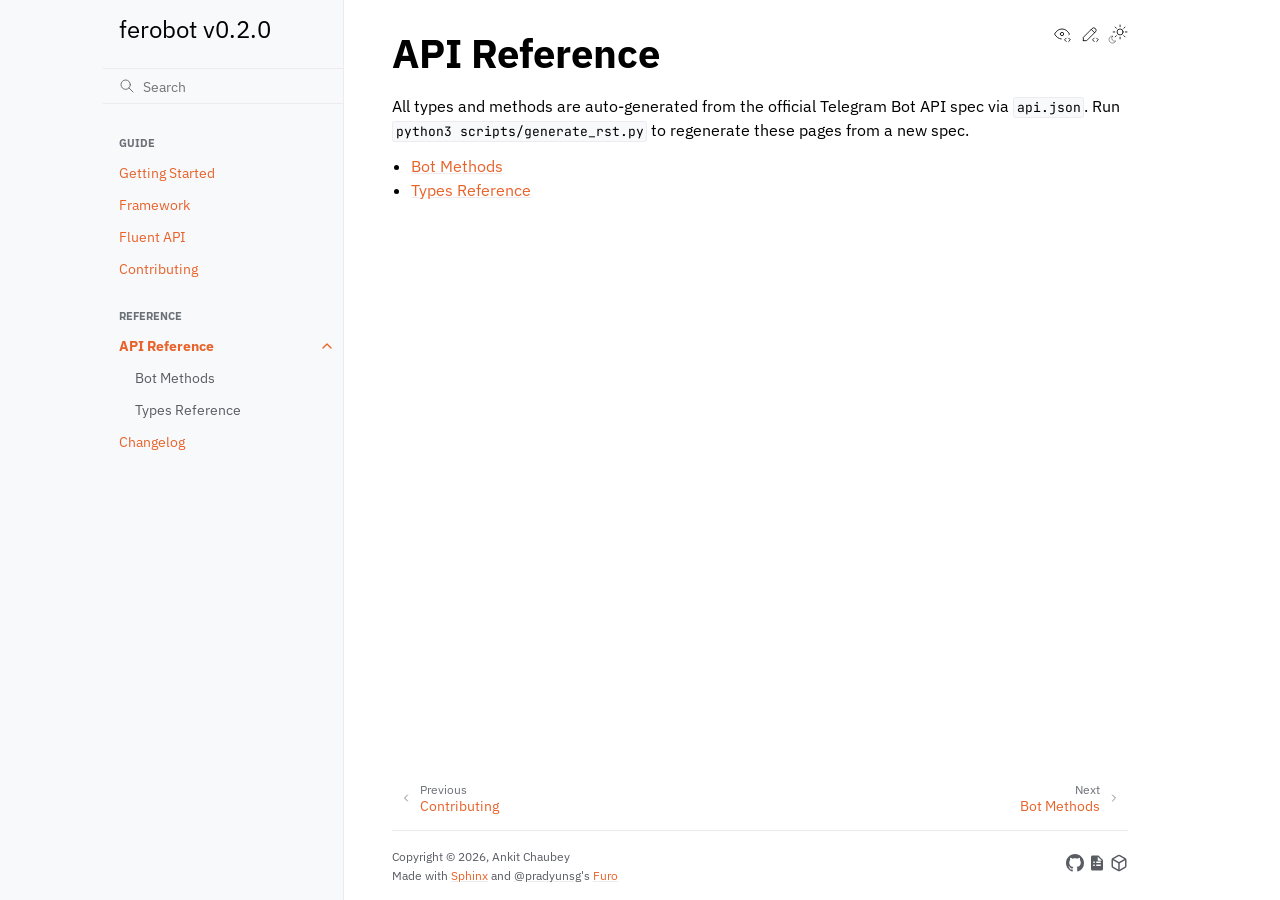
<file: reference/index.html>
<!doctype html>
<html class="no-js" lang="en" data-content_root="../">
  <head><meta charset="utf-8">
    <meta name="viewport" content="width=device-width,initial-scale=1">
    <meta name="color-scheme" content="light dark"><meta name="viewport" content="width=device-width, initial-scale=1" />
<link rel="index" title="Index" href="../genindex.html"><link rel="search" title="Search" href="../search.html"><link rel="next" title="Bot Methods" href="methods.html"><link rel="prev" title="Contributing" href="../contributing.html">

    <!-- Generated with Sphinx 9.0.4 and Furo 2025.12.19 -->
        <title>API Reference - ferobot v0.2.0</title>
      <link rel="stylesheet" type="text/css" href="../_static/pygments.css?v=d111a655" />
    <link rel="stylesheet" type="text/css" href="../_static/styles/furo.css?v=7bdb33bb" />
    <link rel="stylesheet" type="text/css" href="../_static/copybutton.css?v=76b2166b" />
    <link rel="stylesheet" type="text/css" href="../_static/styles/furo-extensions.css?v=8dab3a3b" />
    <link rel="stylesheet" type="text/css" href="https://fonts.googleapis.com/css2?family=IBM+Plex+Sans:wght@400;500;600;700&family=JetBrains+Mono:wght@400;500&display=swap" />
    
    


<style>
  body {
    --color-code-background: #f2f2f2;
  --color-code-foreground: #1e1e1e;
  --color-brand-primary: #e8622a;
  --color-brand-content: #e8622a;
  --color-admonition-title: #e8622a;
  --font-stack: 'IBM Plex Sans', sans-serif;
  --font-stack--monospace: 'JetBrains Mono', monospace;
  
  }
  @media not print {
    body[data-theme="dark"] {
      --color-code-background: #202020;
  --color-code-foreground: #d0d0d0;
  --color-brand-primary: #f07a46;
  --color-brand-content: #f07a46;
  --color-admonition-title: #f07a46;
  --font-stack: 'IBM Plex Sans', sans-serif;
  --font-stack--monospace: 'JetBrains Mono', monospace;
  
    }
    @media (prefers-color-scheme: dark) {
      body:not([data-theme="light"]) {
        --color-code-background: #202020;
  --color-code-foreground: #d0d0d0;
  --color-brand-primary: #f07a46;
  --color-brand-content: #f07a46;
  --color-admonition-title: #f07a46;
  --font-stack: 'IBM Plex Sans', sans-serif;
  --font-stack--monospace: 'JetBrains Mono', monospace;
  
      }
    }
  }
</style></head>
  <body>
    
    <script>
      document.body.dataset.theme = localStorage.getItem("theme") || "auto";
    </script>
    

<svg xmlns="http://www.w3.org/2000/svg" style="display: none;">
  <symbol id="svg-toc" viewBox="0 0 24 24">
    <title>Contents</title>
    <svg stroke="currentColor" fill="currentColor" stroke-width="0" viewBox="0 0 1024 1024">
      <path d="M408 442h480c4.4 0 8-3.6 8-8v-56c0-4.4-3.6-8-8-8H408c-4.4 0-8 3.6-8 8v56c0 4.4 3.6 8 8 8zm-8 204c0 4.4 3.6 8 8 8h480c4.4 0 8-3.6 8-8v-56c0-4.4-3.6-8-8-8H408c-4.4 0-8 3.6-8 8v56zm504-486H120c-4.4 0-8 3.6-8 8v56c0 4.4 3.6 8 8 8h784c4.4 0 8-3.6 8-8v-56c0-4.4-3.6-8-8-8zm0 632H120c-4.4 0-8 3.6-8 8v56c0 4.4 3.6 8 8 8h784c4.4 0 8-3.6 8-8v-56c0-4.4-3.6-8-8-8zM115.4 518.9L271.7 642c5.8 4.6 14.4.5 14.4-6.9V388.9c0-7.4-8.5-11.5-14.4-6.9L115.4 505.1a8.74 8.74 0 0 0 0 13.8z"/>
    </svg>
  </symbol>
  <symbol id="svg-menu" viewBox="0 0 24 24">
    <title>Menu</title>
    <svg xmlns="http://www.w3.org/2000/svg" viewBox="0 0 24 24" fill="none" stroke="currentColor"
      stroke-width="2" stroke-linecap="round" stroke-linejoin="round" class="feather-menu">
      <line x1="3" y1="12" x2="21" y2="12"></line>
      <line x1="3" y1="6" x2="21" y2="6"></line>
      <line x1="3" y1="18" x2="21" y2="18"></line>
    </svg>
  </symbol>
  <symbol id="svg-arrow-right" viewBox="0 0 24 24">
    <title>Expand</title>
    <svg xmlns="http://www.w3.org/2000/svg" viewBox="0 0 24 24" fill="none" stroke="currentColor"
      stroke-width="2" stroke-linecap="round" stroke-linejoin="round" class="feather-chevron-right">
      <polyline points="9 18 15 12 9 6"></polyline>
    </svg>
  </symbol>
  <symbol id="svg-sun" viewBox="0 0 24 24">
    <title>Light mode</title>
    <svg xmlns="http://www.w3.org/2000/svg" viewBox="0 0 24 24" fill="none" stroke="currentColor"
      stroke-width="1" stroke-linecap="round" stroke-linejoin="round" class="feather-sun">
      <circle cx="12" cy="12" r="5"></circle>
      <line x1="12" y1="1" x2="12" y2="3"></line>
      <line x1="12" y1="21" x2="12" y2="23"></line>
      <line x1="4.22" y1="4.22" x2="5.64" y2="5.64"></line>
      <line x1="18.36" y1="18.36" x2="19.78" y2="19.78"></line>
      <line x1="1" y1="12" x2="3" y2="12"></line>
      <line x1="21" y1="12" x2="23" y2="12"></line>
      <line x1="4.22" y1="19.78" x2="5.64" y2="18.36"></line>
      <line x1="18.36" y1="5.64" x2="19.78" y2="4.22"></line>
    </svg>
  </symbol>
  <symbol id="svg-moon" viewBox="0 0 24 24">
    <title>Dark mode</title>
    <svg xmlns="http://www.w3.org/2000/svg" viewBox="0 0 24 24" fill="none" stroke="currentColor"
      stroke-width="1" stroke-linecap="round" stroke-linejoin="round" class="icon-tabler-moon">
      <path stroke="none" d="M0 0h24v24H0z" fill="none" />
      <path d="M12 3c.132 0 .263 0 .393 0a7.5 7.5 0 0 0 7.92 12.446a9 9 0 1 1 -8.313 -12.454z" />
    </svg>
  </symbol>
  <symbol id="svg-sun-with-moon" viewBox="0 0 24 24">
    <title>Auto light/dark, in light mode</title>
    <svg xmlns="http://www.w3.org/2000/svg" viewBox="0 0 24 24" fill="none" stroke="currentColor"
      stroke-width="1" stroke-linecap="round" stroke-linejoin="round"
      class="icon-custom-derived-from-feather-sun-and-tabler-moon">
      <path style="opacity: 50%" d="M 5.411 14.504 C 5.471 14.504 5.532 14.504 5.591 14.504 C 3.639 16.319 4.383 19.569 6.931 20.352 C 7.693 20.586 8.512 20.551 9.25 20.252 C 8.023 23.207 4.056 23.725 2.11 21.184 C 0.166 18.642 1.702 14.949 4.874 14.536 C 5.051 14.512 5.231 14.5 5.411 14.5 L 5.411 14.504 Z"/>
      <line x1="14.5" y1="3.25" x2="14.5" y2="1.25"/>
      <line x1="14.5" y1="15.85" x2="14.5" y2="17.85"/>
      <line x1="10.044" y1="5.094" x2="8.63" y2="3.68"/>
      <line x1="19" y1="14.05" x2="20.414" y2="15.464"/>
      <line x1="8.2" y1="9.55" x2="6.2" y2="9.55"/>
      <line x1="20.8" y1="9.55" x2="22.8" y2="9.55"/>
      <line x1="10.044" y1="14.006" x2="8.63" y2="15.42"/>
      <line x1="19" y1="5.05" x2="20.414" y2="3.636"/>
      <circle cx="14.5" cy="9.55" r="3.6"/>
    </svg>
  </symbol>
  <symbol id="svg-moon-with-sun" viewBox="0 0 24 24">
    <title>Auto light/dark, in dark mode</title>
    <svg xmlns="http://www.w3.org/2000/svg" viewBox="0 0 24 24" fill="none" stroke="currentColor"
      stroke-width="1" stroke-linecap="round" stroke-linejoin="round"
      class="icon-custom-derived-from-feather-sun-and-tabler-moon">
      <path d="M 8.282 7.007 C 8.385 7.007 8.494 7.007 8.595 7.007 C 5.18 10.184 6.481 15.869 10.942 17.24 C 12.275 17.648 13.706 17.589 15 17.066 C 12.851 22.236 5.91 23.143 2.505 18.696 C -0.897 14.249 1.791 7.786 7.342 7.063 C 7.652 7.021 7.965 7 8.282 7 L 8.282 7.007 Z"/>
      <line style="opacity: 50%" x1="18" y1="3.705" x2="18" y2="2.5"/>
      <line style="opacity: 50%" x1="18" y1="11.295" x2="18" y2="12.5"/>
      <line style="opacity: 50%" x1="15.316" y1="4.816" x2="14.464" y2="3.964"/>
      <line style="opacity: 50%" x1="20.711" y1="10.212" x2="21.563" y2="11.063"/>
      <line style="opacity: 50%" x1="14.205" y1="7.5" x2="13.001" y2="7.5"/>
      <line style="opacity: 50%" x1="21.795" y1="7.5" x2="23" y2="7.5"/>
      <line style="opacity: 50%" x1="15.316" y1="10.184" x2="14.464" y2="11.036"/>
      <line style="opacity: 50%" x1="20.711" y1="4.789" x2="21.563" y2="3.937"/>
      <circle style="opacity: 50%" cx="18" cy="7.5" r="2.169"/>
    </svg>
  </symbol>
  <symbol id="svg-pencil" viewBox="0 0 24 24">
    <svg xmlns="http://www.w3.org/2000/svg" viewBox="0 0 24 24" fill="none" stroke="currentColor"
      stroke-width="1" stroke-linecap="round" stroke-linejoin="round" class="icon-tabler-pencil-code">
      <path d="M4 20h4l10.5 -10.5a2.828 2.828 0 1 0 -4 -4l-10.5 10.5v4" />
      <path d="M13.5 6.5l4 4" />
      <path d="M20 21l2 -2l-2 -2" />
      <path d="M17 17l-2 2l2 2" />
    </svg>
  </symbol>
  <symbol id="svg-eye" viewBox="0 0 24 24">
    <svg xmlns="http://www.w3.org/2000/svg" viewBox="0 0 24 24" fill="none" stroke="currentColor"
      stroke-width="1" stroke-linecap="round" stroke-linejoin="round" class="icon-tabler-eye-code">
      <path stroke="none" d="M0 0h24v24H0z" fill="none" />
      <path d="M10 12a2 2 0 1 0 4 0a2 2 0 0 0 -4 0" />
      <path
        d="M11.11 17.958c-3.209 -.307 -5.91 -2.293 -8.11 -5.958c2.4 -4 5.4 -6 9 -6c3.6 0 6.6 2 9 6c-.21 .352 -.427 .688 -.647 1.008" />
      <path d="M20 21l2 -2l-2 -2" />
      <path d="M17 17l-2 2l2 2" />
    </svg>
  </symbol>
</svg>

<input type="checkbox" class="sidebar-toggle" name="__navigation" id="__navigation" aria-label="Toggle site navigation sidebar">
<input type="checkbox" class="sidebar-toggle" name="__toc" id="__toc" aria-label="Toggle table of contents sidebar">
<label class="overlay sidebar-overlay" for="__navigation"></label>
<label class="overlay toc-overlay" for="__toc"></label>

<a class="skip-to-content muted-link" href="#furo-main-content">Skip to content</a>



<div class="page">
  <header class="mobile-header">
    <div class="header-left">
      <label class="nav-overlay-icon" for="__navigation">
        <span class="icon"><svg><use href="#svg-menu"></use></svg></span>
      </label>
    </div>
    <div class="header-center">
      <a href="../index.html"><div class="brand">ferobot v0.2.0</div></a>
    </div>
    <div class="header-right">
      <div class="theme-toggle-container theme-toggle-header">
        <button class="theme-toggle" aria-label="Toggle Light / Dark / Auto color theme">
          <svg class="theme-icon-when-auto-light"><use href="#svg-sun-with-moon"></use></svg>
          <svg class="theme-icon-when-auto-dark"><use href="#svg-moon-with-sun"></use></svg>
          <svg class="theme-icon-when-dark"><use href="#svg-moon"></use></svg>
          <svg class="theme-icon-when-light"><use href="#svg-sun"></use></svg>
        </button>
      </div>
      <label class="toc-overlay-icon toc-header-icon no-toc" for="__toc">
        <span class="icon"><svg><use href="#svg-toc"></use></svg></span>
      </label>
    </div>
  </header>
  <aside class="sidebar-drawer">
    <div class="sidebar-container">
      
      <div class="sidebar-sticky"><a class="sidebar-brand" href="../index.html">
  
  <span class="sidebar-brand-text">ferobot v0.2.0</span>
  
</a><form class="sidebar-search-container" method="get" action="../search.html" role="search">
  <input class="sidebar-search" placeholder="Search" name="q" aria-label="Search">
  <input type="hidden" name="check_keywords" value="yes">
  <input type="hidden" name="area" value="default">
</form>
<div id="searchbox"></div><div class="sidebar-scroll"><div class="sidebar-tree">
  <p class="caption" role="heading"><span class="caption-text">Guide</span></p>
<ul>
<li class="toctree-l1"><a class="reference internal" href="../getting-started.html">Getting Started</a></li>
<li class="toctree-l1"><a class="reference internal" href="../framework.html">Framework</a></li>
<li class="toctree-l1"><a class="reference internal" href="../fluent.html">Fluent API</a></li>
<li class="toctree-l1"><a class="reference internal" href="../contributing.html">Contributing</a></li>
</ul>
<p class="caption" role="heading"><span class="caption-text">Reference</span></p>
<ul class="current">
<li class="toctree-l1 current has-children current-page"><a class="current reference internal" href="#">API Reference</a><input aria-label="Toggle navigation of API Reference" checked="" class="toctree-checkbox" id="toctree-checkbox-1" name="toctree-checkbox-1" role="switch" type="checkbox"/><label for="toctree-checkbox-1"><span class="icon"><svg><use href="#svg-arrow-right"></use></svg></span></label><ul>
<li class="toctree-l2"><a class="reference internal" href="methods.html">Bot Methods</a></li>
<li class="toctree-l2"><a class="reference internal" href="types.html">Types Reference</a></li>
</ul>
</li>
<li class="toctree-l1"><a class="reference internal" href="../changelog.html">Changelog</a></li>
</ul>

</div>
</div>

      </div>
      
    </div>
  </aside>
  <div class="main">
    <div class="content">
      <div class="article-container">
        <a href="#" class="back-to-top muted-link">
          <svg xmlns="http://www.w3.org/2000/svg" viewBox="0 0 24 24">
            <path d="M13 20h-2V8l-5.5 5.5-1.42-1.42L12 4.16l7.92 7.92-1.42 1.42L13 8v12z"></path>
          </svg>
          <span>Back to top</span>
        </a>
        <div class="content-icon-container">
          <div class="view-this-page">
  <a class="muted-link" href="https://github.com/ankit-chaubey/ferobot/blob/main/docs/reference/index.rst?plain=true" title="View this page">
    <svg><use href="#svg-eye"></use></svg>
    <span class="visually-hidden">View this page</span>
  </a>
</div><div class="edit-this-page">
  <a class="muted-link" href="https://github.com/ankit-chaubey/ferobot/edit/main/docs/reference/index.rst" rel="edit" title="Edit this page">
    <svg><use href="#svg-pencil"></use></svg>
    <span class="visually-hidden">Edit this page</span>
  </a>
</div><div class="theme-toggle-container theme-toggle-content">
            <button class="theme-toggle" aria-label="Toggle Light / Dark / Auto color theme">
              <svg class="theme-icon-when-auto-light"><use href="#svg-sun-with-moon"></use></svg>
              <svg class="theme-icon-when-auto-dark"><use href="#svg-moon-with-sun"></use></svg>
              <svg class="theme-icon-when-dark"><use href="#svg-moon"></use></svg>
              <svg class="theme-icon-when-light"><use href="#svg-sun"></use></svg>
            </button>
          </div>
          <label class="toc-overlay-icon toc-content-icon no-toc" for="__toc">
            <span class="icon"><svg><use href="#svg-toc"></use></svg></span>
          </label>
        </div>
        <article role="main" id="furo-main-content">
          <section id="api-reference">
<h1>API Reference<a class="headerlink" href="#api-reference" title="Link to this heading">¶</a></h1>
<p>All types and methods are auto-generated from the official Telegram Bot API spec via <code class="docutils literal notranslate"><span class="pre">api.json</span></code>.
Run <code class="docutils literal notranslate"><span class="pre">python3</span> <span class="pre">scripts/generate_rst.py</span></code> to regenerate these pages from a new spec.</p>
<div class="toctree-wrapper compound">
<ul>
<li class="toctree-l1"><a class="reference internal" href="methods.html">Bot Methods</a></li>
<li class="toctree-l1"><a class="reference internal" href="types.html">Types Reference</a></li>
</ul>
</div>
</section>

        </article>
      </div>
      <footer>
        
        <div class="related-pages">
          <a class="next-page" href="methods.html">
              <div class="page-info">
                <div class="context">
                  <span>Next</span>
                </div>
                <div class="title">Bot Methods</div>
              </div>
              <svg class="furo-related-icon"><use href="#svg-arrow-right"></use></svg>
            </a>
          <a class="prev-page" href="../contributing.html">
              <svg class="furo-related-icon"><use href="#svg-arrow-right"></use></svg>
              <div class="page-info">
                <div class="context">
                  <span>Previous</span>
                </div>
                
                <div class="title">Contributing</div>
                
              </div>
            </a>
        </div>
        <div class="bottom-of-page">
          <div class="left-details">
            <div class="copyright">
                Copyright &#169; 2026, Ankit Chaubey
            </div>
            Made with <a href="https://www.sphinx-doc.org/">Sphinx</a> and <a class="muted-link" href="https://pradyunsg.me">@pradyunsg</a>'s
            
            <a href="https://github.com/pradyunsg/furo">Furo</a>
            
          </div>
          <div class="right-details">
            <div class="icons">
              <a class="muted-link " href="https://github.com/ankit-chaubey/ferobot" aria-label="GitHub"><svg stroke="currentColor" fill="currentColor" stroke-width="0" viewBox="0 0 16 16" height="1em" width="1em" xmlns="http://www.w3.org/2000/svg"><path d="M8 0C3.58 0 0 3.58 0 8c0 3.54 2.29 6.53 5.47 7.59.4.07.55-.17.55-.38 0-.19-.01-.82-.01-1.49-2.01.37-2.53-.49-2.69-.94-.09-.23-.48-.94-.82-1.13-.28-.15-.68-.52-.01-.53.63-.01 1.08.58 1.23.82.72 1.21 1.87.87 2.33.66.07-.52.28-.87.51-1.07-1.78-.2-3.64-.89-3.64-3.95 0-.87.31-1.59.82-2.15-.08-.2-.36-1.02.08-2.12 0 0 .67-.21 2.2.82.64-.18 1.32-.27 2-.27.68 0 1.36.09 2 .27 1.53-1.04 2.2-.82 2.2-.82.44 1.1.16 1.92.08 2.12.51.56.82 1.27.82 2.15 0 3.07-1.87 3.75-3.65 3.95.29.25.54.73.54 1.48 0 1.07-.01 1.93-.01 2.2 0 .21.15.46.55.38A8.012 8.012 0 0 0 16 8c0-4.42-3.58-8-8-8z"></path></svg></a>
              <a class="muted-link " href="https://docs.rs/ferobot" aria-label="docs.rs"><svg stroke="currentColor" fill="currentColor" stroke-width="0" viewBox="0 0 24 24" height="1em" width="1em" xmlns="http://www.w3.org/2000/svg"><path d="M13 9h5.5L13 3.5V9M6 2h8l6 6v12a2 2 0 0 1-2 2H6a2 2 0 0 1-2-2V4c0-1.11.89-2 2-2m5 12v2h6v-2h-6m0-4v2h6v-2h-6m-4 0v2h2v-2H7m0 4v2h2v-2H7z"/></svg></a>
              <a class="muted-link " href="https://crates.io/crates/ferobot" aria-label="crates.io"><svg stroke="currentColor" fill="none" stroke-width="2" viewBox="0 0 24 24" height="1em" width="1em" xmlns="http://www.w3.org/2000/svg"><path d="M21 16V8a2 2 0 0 0-1-1.73l-7-4a2 2 0 0 0-2 0l-7 4A2 2 0 0 0 3 8v8a2 2 0 0 0 1 1.73l7 4a2 2 0 0 0 2 0l7-4A2 2 0 0 0 21 16z"/><polyline points="3.27 6.96 12 12.01 20.73 6.96"/><line x1="12" y1="22.08" x2="12" y2="12"/></svg></a>
              
            </div>
          </div>
        </div>
        
      </footer>
    </div>
    <aside class="toc-drawer no-toc">
      
      
      
    </aside>
  </div>
</div><script src="../_static/documentation_options.js?v=95e61db4"></script>
    <script src="../_static/doctools.js?v=fd6eb6e6"></script>
    <script src="../_static/sphinx_highlight.js?v=6ffebe34"></script>
    <script src="../_static/scripts/furo.js?v=46bd48cc"></script>
    <script src="../_static/clipboard.min.js?v=a7894cd8"></script>
    <script src="../_static/copybutton.js?v=cca77546"></script>
    </body>
</html>
</file>
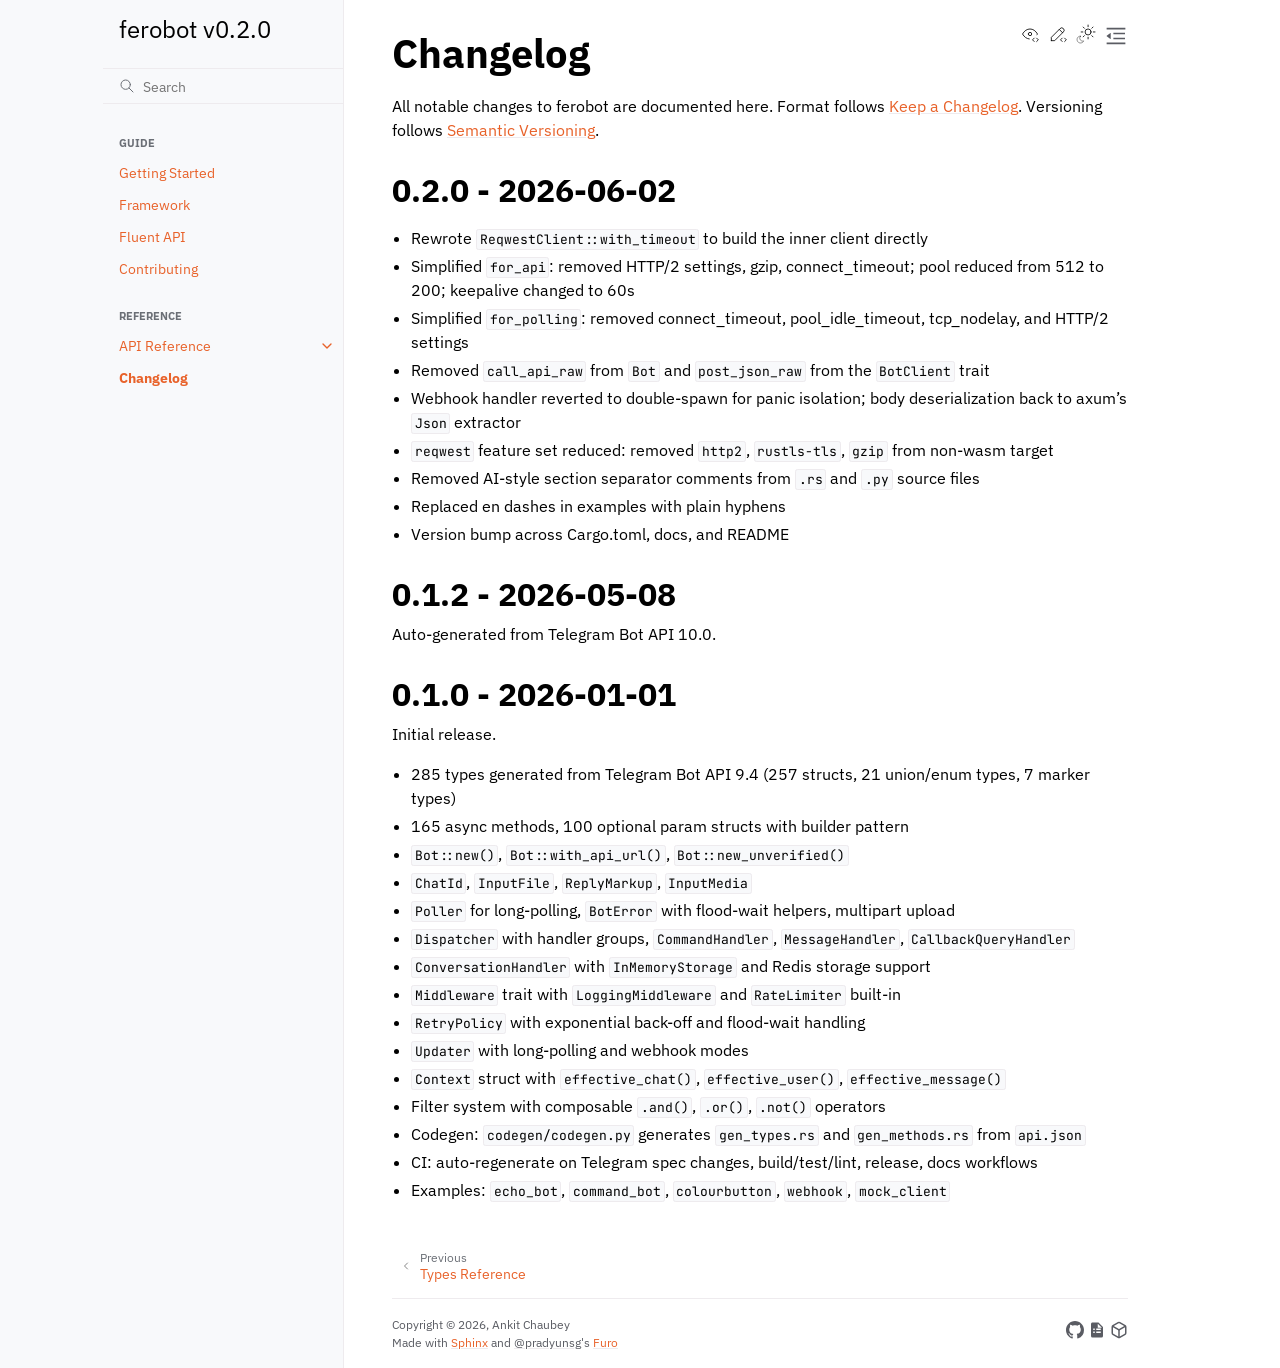
<file: changelog.html>
<!doctype html>
<html class="no-js" lang="en" data-content_root="./">
  <head><meta charset="utf-8">
    <meta name="viewport" content="width=device-width,initial-scale=1">
    <meta name="color-scheme" content="light dark"><meta name="viewport" content="width=device-width, initial-scale=1" />
<link rel="index" title="Index" href="genindex.html"><link rel="search" title="Search" href="search.html"><link rel="prev" title="Types Reference" href="reference/types.html">

    <!-- Generated with Sphinx 9.0.4 and Furo 2025.12.19 -->
        <title>Changelog - ferobot v0.2.0</title>
      <link rel="stylesheet" type="text/css" href="_static/pygments.css?v=d111a655" />
    <link rel="stylesheet" type="text/css" href="_static/styles/furo.css?v=7bdb33bb" />
    <link rel="stylesheet" type="text/css" href="_static/copybutton.css?v=76b2166b" />
    <link rel="stylesheet" type="text/css" href="_static/styles/furo-extensions.css?v=8dab3a3b" />
    <link rel="stylesheet" type="text/css" href="https://fonts.googleapis.com/css2?family=IBM+Plex+Sans:wght@400;500;600;700&family=JetBrains+Mono:wght@400;500&display=swap" />
    
    


<style>
  body {
    --color-code-background: #f2f2f2;
  --color-code-foreground: #1e1e1e;
  --color-brand-primary: #e8622a;
  --color-brand-content: #e8622a;
  --color-admonition-title: #e8622a;
  --font-stack: 'IBM Plex Sans', sans-serif;
  --font-stack--monospace: 'JetBrains Mono', monospace;
  
  }
  @media not print {
    body[data-theme="dark"] {
      --color-code-background: #202020;
  --color-code-foreground: #d0d0d0;
  --color-brand-primary: #f07a46;
  --color-brand-content: #f07a46;
  --color-admonition-title: #f07a46;
  --font-stack: 'IBM Plex Sans', sans-serif;
  --font-stack--monospace: 'JetBrains Mono', monospace;
  
    }
    @media (prefers-color-scheme: dark) {
      body:not([data-theme="light"]) {
        --color-code-background: #202020;
  --color-code-foreground: #d0d0d0;
  --color-brand-primary: #f07a46;
  --color-brand-content: #f07a46;
  --color-admonition-title: #f07a46;
  --font-stack: 'IBM Plex Sans', sans-serif;
  --font-stack--monospace: 'JetBrains Mono', monospace;
  
      }
    }
  }
</style></head>
  <body>
    
    <script>
      document.body.dataset.theme = localStorage.getItem("theme") || "auto";
    </script>
    

<svg xmlns="http://www.w3.org/2000/svg" style="display: none;">
  <symbol id="svg-toc" viewBox="0 0 24 24">
    <title>Contents</title>
    <svg stroke="currentColor" fill="currentColor" stroke-width="0" viewBox="0 0 1024 1024">
      <path d="M408 442h480c4.4 0 8-3.6 8-8v-56c0-4.4-3.6-8-8-8H408c-4.4 0-8 3.6-8 8v56c0 4.4 3.6 8 8 8zm-8 204c0 4.4 3.6 8 8 8h480c4.4 0 8-3.6 8-8v-56c0-4.4-3.6-8-8-8H408c-4.4 0-8 3.6-8 8v56zm504-486H120c-4.4 0-8 3.6-8 8v56c0 4.4 3.6 8 8 8h784c4.4 0 8-3.6 8-8v-56c0-4.4-3.6-8-8-8zm0 632H120c-4.4 0-8 3.6-8 8v56c0 4.4 3.6 8 8 8h784c4.4 0 8-3.6 8-8v-56c0-4.4-3.6-8-8-8zM115.4 518.9L271.7 642c5.8 4.6 14.4.5 14.4-6.9V388.9c0-7.4-8.5-11.5-14.4-6.9L115.4 505.1a8.74 8.74 0 0 0 0 13.8z"/>
    </svg>
  </symbol>
  <symbol id="svg-menu" viewBox="0 0 24 24">
    <title>Menu</title>
    <svg xmlns="http://www.w3.org/2000/svg" viewBox="0 0 24 24" fill="none" stroke="currentColor"
      stroke-width="2" stroke-linecap="round" stroke-linejoin="round" class="feather-menu">
      <line x1="3" y1="12" x2="21" y2="12"></line>
      <line x1="3" y1="6" x2="21" y2="6"></line>
      <line x1="3" y1="18" x2="21" y2="18"></line>
    </svg>
  </symbol>
  <symbol id="svg-arrow-right" viewBox="0 0 24 24">
    <title>Expand</title>
    <svg xmlns="http://www.w3.org/2000/svg" viewBox="0 0 24 24" fill="none" stroke="currentColor"
      stroke-width="2" stroke-linecap="round" stroke-linejoin="round" class="feather-chevron-right">
      <polyline points="9 18 15 12 9 6"></polyline>
    </svg>
  </symbol>
  <symbol id="svg-sun" viewBox="0 0 24 24">
    <title>Light mode</title>
    <svg xmlns="http://www.w3.org/2000/svg" viewBox="0 0 24 24" fill="none" stroke="currentColor"
      stroke-width="1" stroke-linecap="round" stroke-linejoin="round" class="feather-sun">
      <circle cx="12" cy="12" r="5"></circle>
      <line x1="12" y1="1" x2="12" y2="3"></line>
      <line x1="12" y1="21" x2="12" y2="23"></line>
      <line x1="4.22" y1="4.22" x2="5.64" y2="5.64"></line>
      <line x1="18.36" y1="18.36" x2="19.78" y2="19.78"></line>
      <line x1="1" y1="12" x2="3" y2="12"></line>
      <line x1="21" y1="12" x2="23" y2="12"></line>
      <line x1="4.22" y1="19.78" x2="5.64" y2="18.36"></line>
      <line x1="18.36" y1="5.64" x2="19.78" y2="4.22"></line>
    </svg>
  </symbol>
  <symbol id="svg-moon" viewBox="0 0 24 24">
    <title>Dark mode</title>
    <svg xmlns="http://www.w3.org/2000/svg" viewBox="0 0 24 24" fill="none" stroke="currentColor"
      stroke-width="1" stroke-linecap="round" stroke-linejoin="round" class="icon-tabler-moon">
      <path stroke="none" d="M0 0h24v24H0z" fill="none" />
      <path d="M12 3c.132 0 .263 0 .393 0a7.5 7.5 0 0 0 7.92 12.446a9 9 0 1 1 -8.313 -12.454z" />
    </svg>
  </symbol>
  <symbol id="svg-sun-with-moon" viewBox="0 0 24 24">
    <title>Auto light/dark, in light mode</title>
    <svg xmlns="http://www.w3.org/2000/svg" viewBox="0 0 24 24" fill="none" stroke="currentColor"
      stroke-width="1" stroke-linecap="round" stroke-linejoin="round"
      class="icon-custom-derived-from-feather-sun-and-tabler-moon">
      <path style="opacity: 50%" d="M 5.411 14.504 C 5.471 14.504 5.532 14.504 5.591 14.504 C 3.639 16.319 4.383 19.569 6.931 20.352 C 7.693 20.586 8.512 20.551 9.25 20.252 C 8.023 23.207 4.056 23.725 2.11 21.184 C 0.166 18.642 1.702 14.949 4.874 14.536 C 5.051 14.512 5.231 14.5 5.411 14.5 L 5.411 14.504 Z"/>
      <line x1="14.5" y1="3.25" x2="14.5" y2="1.25"/>
      <line x1="14.5" y1="15.85" x2="14.5" y2="17.85"/>
      <line x1="10.044" y1="5.094" x2="8.63" y2="3.68"/>
      <line x1="19" y1="14.05" x2="20.414" y2="15.464"/>
      <line x1="8.2" y1="9.55" x2="6.2" y2="9.55"/>
      <line x1="20.8" y1="9.55" x2="22.8" y2="9.55"/>
      <line x1="10.044" y1="14.006" x2="8.63" y2="15.42"/>
      <line x1="19" y1="5.05" x2="20.414" y2="3.636"/>
      <circle cx="14.5" cy="9.55" r="3.6"/>
    </svg>
  </symbol>
  <symbol id="svg-moon-with-sun" viewBox="0 0 24 24">
    <title>Auto light/dark, in dark mode</title>
    <svg xmlns="http://www.w3.org/2000/svg" viewBox="0 0 24 24" fill="none" stroke="currentColor"
      stroke-width="1" stroke-linecap="round" stroke-linejoin="round"
      class="icon-custom-derived-from-feather-sun-and-tabler-moon">
      <path d="M 8.282 7.007 C 8.385 7.007 8.494 7.007 8.595 7.007 C 5.18 10.184 6.481 15.869 10.942 17.24 C 12.275 17.648 13.706 17.589 15 17.066 C 12.851 22.236 5.91 23.143 2.505 18.696 C -0.897 14.249 1.791 7.786 7.342 7.063 C 7.652 7.021 7.965 7 8.282 7 L 8.282 7.007 Z"/>
      <line style="opacity: 50%" x1="18" y1="3.705" x2="18" y2="2.5"/>
      <line style="opacity: 50%" x1="18" y1="11.295" x2="18" y2="12.5"/>
      <line style="opacity: 50%" x1="15.316" y1="4.816" x2="14.464" y2="3.964"/>
      <line style="opacity: 50%" x1="20.711" y1="10.212" x2="21.563" y2="11.063"/>
      <line style="opacity: 50%" x1="14.205" y1="7.5" x2="13.001" y2="7.5"/>
      <line style="opacity: 50%" x1="21.795" y1="7.5" x2="23" y2="7.5"/>
      <line style="opacity: 50%" x1="15.316" y1="10.184" x2="14.464" y2="11.036"/>
      <line style="opacity: 50%" x1="20.711" y1="4.789" x2="21.563" y2="3.937"/>
      <circle style="opacity: 50%" cx="18" cy="7.5" r="2.169"/>
    </svg>
  </symbol>
  <symbol id="svg-pencil" viewBox="0 0 24 24">
    <svg xmlns="http://www.w3.org/2000/svg" viewBox="0 0 24 24" fill="none" stroke="currentColor"
      stroke-width="1" stroke-linecap="round" stroke-linejoin="round" class="icon-tabler-pencil-code">
      <path d="M4 20h4l10.5 -10.5a2.828 2.828 0 1 0 -4 -4l-10.5 10.5v4" />
      <path d="M13.5 6.5l4 4" />
      <path d="M20 21l2 -2l-2 -2" />
      <path d="M17 17l-2 2l2 2" />
    </svg>
  </symbol>
  <symbol id="svg-eye" viewBox="0 0 24 24">
    <svg xmlns="http://www.w3.org/2000/svg" viewBox="0 0 24 24" fill="none" stroke="currentColor"
      stroke-width="1" stroke-linecap="round" stroke-linejoin="round" class="icon-tabler-eye-code">
      <path stroke="none" d="M0 0h24v24H0z" fill="none" />
      <path d="M10 12a2 2 0 1 0 4 0a2 2 0 0 0 -4 0" />
      <path
        d="M11.11 17.958c-3.209 -.307 -5.91 -2.293 -8.11 -5.958c2.4 -4 5.4 -6 9 -6c3.6 0 6.6 2 9 6c-.21 .352 -.427 .688 -.647 1.008" />
      <path d="M20 21l2 -2l-2 -2" />
      <path d="M17 17l-2 2l2 2" />
    </svg>
  </symbol>
</svg>

<input type="checkbox" class="sidebar-toggle" name="__navigation" id="__navigation" aria-label="Toggle site navigation sidebar">
<input type="checkbox" class="sidebar-toggle" name="__toc" id="__toc" aria-label="Toggle table of contents sidebar">
<label class="overlay sidebar-overlay" for="__navigation"></label>
<label class="overlay toc-overlay" for="__toc"></label>

<a class="skip-to-content muted-link" href="#furo-main-content">Skip to content</a>



<div class="page">
  <header class="mobile-header">
    <div class="header-left">
      <label class="nav-overlay-icon" for="__navigation">
        <span class="icon"><svg><use href="#svg-menu"></use></svg></span>
      </label>
    </div>
    <div class="header-center">
      <a href="index.html"><div class="brand">ferobot v0.2.0</div></a>
    </div>
    <div class="header-right">
      <div class="theme-toggle-container theme-toggle-header">
        <button class="theme-toggle" aria-label="Toggle Light / Dark / Auto color theme">
          <svg class="theme-icon-when-auto-light"><use href="#svg-sun-with-moon"></use></svg>
          <svg class="theme-icon-when-auto-dark"><use href="#svg-moon-with-sun"></use></svg>
          <svg class="theme-icon-when-dark"><use href="#svg-moon"></use></svg>
          <svg class="theme-icon-when-light"><use href="#svg-sun"></use></svg>
        </button>
      </div>
      <label class="toc-overlay-icon toc-header-icon" for="__toc">
        <span class="icon"><svg><use href="#svg-toc"></use></svg></span>
      </label>
    </div>
  </header>
  <aside class="sidebar-drawer">
    <div class="sidebar-container">
      
      <div class="sidebar-sticky"><a class="sidebar-brand" href="index.html">
  
  <span class="sidebar-brand-text">ferobot v0.2.0</span>
  
</a><form class="sidebar-search-container" method="get" action="search.html" role="search">
  <input class="sidebar-search" placeholder="Search" name="q" aria-label="Search">
  <input type="hidden" name="check_keywords" value="yes">
  <input type="hidden" name="area" value="default">
</form>
<div id="searchbox"></div><div class="sidebar-scroll"><div class="sidebar-tree">
  <p class="caption" role="heading"><span class="caption-text">Guide</span></p>
<ul>
<li class="toctree-l1"><a class="reference internal" href="getting-started.html">Getting Started</a></li>
<li class="toctree-l1"><a class="reference internal" href="framework.html">Framework</a></li>
<li class="toctree-l1"><a class="reference internal" href="fluent.html">Fluent API</a></li>
<li class="toctree-l1"><a class="reference internal" href="contributing.html">Contributing</a></li>
</ul>
<p class="caption" role="heading"><span class="caption-text">Reference</span></p>
<ul class="current">
<li class="toctree-l1 has-children"><a class="reference internal" href="reference/index.html">API Reference</a><input aria-label="Toggle navigation of API Reference" class="toctree-checkbox" id="toctree-checkbox-1" name="toctree-checkbox-1" role="switch" type="checkbox"/><label for="toctree-checkbox-1"><span class="icon"><svg><use href="#svg-arrow-right"></use></svg></span></label><ul>
<li class="toctree-l2"><a class="reference internal" href="reference/methods.html">Bot Methods</a></li>
<li class="toctree-l2"><a class="reference internal" href="reference/types.html">Types Reference</a></li>
</ul>
</li>
<li class="toctree-l1 current current-page"><a class="current reference internal" href="#">Changelog</a></li>
</ul>

</div>
</div>

      </div>
      
    </div>
  </aside>
  <div class="main">
    <div class="content">
      <div class="article-container">
        <a href="#" class="back-to-top muted-link">
          <svg xmlns="http://www.w3.org/2000/svg" viewBox="0 0 24 24">
            <path d="M13 20h-2V8l-5.5 5.5-1.42-1.42L12 4.16l7.92 7.92-1.42 1.42L13 8v12z"></path>
          </svg>
          <span>Back to top</span>
        </a>
        <div class="content-icon-container">
          <div class="view-this-page">
  <a class="muted-link" href="https://github.com/ankit-chaubey/ferobot/blob/main/docs/changelog.rst?plain=true" title="View this page">
    <svg><use href="#svg-eye"></use></svg>
    <span class="visually-hidden">View this page</span>
  </a>
</div><div class="edit-this-page">
  <a class="muted-link" href="https://github.com/ankit-chaubey/ferobot/edit/main/docs/changelog.rst" rel="edit" title="Edit this page">
    <svg><use href="#svg-pencil"></use></svg>
    <span class="visually-hidden">Edit this page</span>
  </a>
</div><div class="theme-toggle-container theme-toggle-content">
            <button class="theme-toggle" aria-label="Toggle Light / Dark / Auto color theme">
              <svg class="theme-icon-when-auto-light"><use href="#svg-sun-with-moon"></use></svg>
              <svg class="theme-icon-when-auto-dark"><use href="#svg-moon-with-sun"></use></svg>
              <svg class="theme-icon-when-dark"><use href="#svg-moon"></use></svg>
              <svg class="theme-icon-when-light"><use href="#svg-sun"></use></svg>
            </button>
          </div>
          <label class="toc-overlay-icon toc-content-icon" for="__toc">
            <span class="icon"><svg><use href="#svg-toc"></use></svg></span>
          </label>
        </div>
        <article role="main" id="furo-main-content">
          <section id="changelog">
<h1>Changelog<a class="headerlink" href="#changelog" title="Link to this heading">¶</a></h1>
<p>All notable changes to ferobot are documented here.
Format follows <a class="reference external" href="https://keepachangelog.com/en/1.0.0/">Keep a Changelog</a>.
Versioning follows <a class="reference external" href="https://semver.org/">Semantic Versioning</a>.</p>
<section id="id1">
<h2>0.2.0 - 2026-06-02<a class="headerlink" href="#id1" title="Link to this heading">¶</a></h2>
<ul class="simple">
<li><p>Rewrote <code class="docutils literal notranslate"><span class="pre">ReqwestClient::with_timeout</span></code> to build the inner client directly</p></li>
<li><p>Simplified <code class="docutils literal notranslate"><span class="pre">for_api</span></code>: removed HTTP/2 settings, gzip, connect_timeout; pool reduced from 512 to 200; keepalive changed to 60s</p></li>
<li><p>Simplified <code class="docutils literal notranslate"><span class="pre">for_polling</span></code>: removed connect_timeout, pool_idle_timeout, tcp_nodelay, and HTTP/2 settings</p></li>
<li><p>Removed <code class="docutils literal notranslate"><span class="pre">call_api_raw</span></code> from <code class="docutils literal notranslate"><span class="pre">Bot</span></code> and <code class="docutils literal notranslate"><span class="pre">post_json_raw</span></code> from the <code class="docutils literal notranslate"><span class="pre">BotClient</span></code> trait</p></li>
<li><p>Webhook handler reverted to double-spawn for panic isolation; body deserialization back to axum’s <code class="docutils literal notranslate"><span class="pre">Json</span></code> extractor</p></li>
<li><p><code class="docutils literal notranslate"><span class="pre">reqwest</span></code> feature set reduced: removed <code class="docutils literal notranslate"><span class="pre">http2</span></code>, <code class="docutils literal notranslate"><span class="pre">rustls-tls</span></code>, <code class="docutils literal notranslate"><span class="pre">gzip</span></code> from non-wasm target</p></li>
<li><p>Removed AI-style section separator comments from <code class="docutils literal notranslate"><span class="pre">.rs</span></code> and <code class="docutils literal notranslate"><span class="pre">.py</span></code> source files</p></li>
<li><p>Replaced en dashes in examples with plain hyphens</p></li>
<li><p>Version bump across Cargo.toml, docs, and README</p></li>
</ul>
</section>
<section id="id2">
<h2>0.1.2 - 2026-05-08<a class="headerlink" href="#id2" title="Link to this heading">¶</a></h2>
<p>Auto-generated from Telegram Bot API 10.0.</p>
</section>
<section id="id3">
<h2>0.1.0 - 2026-01-01<a class="headerlink" href="#id3" title="Link to this heading">¶</a></h2>
<p>Initial release.</p>
<ul class="simple">
<li><p>285 types generated from Telegram Bot API 9.4 (257 structs, 21 union/enum types, 7 marker types)</p></li>
<li><p>165 async methods, 100 optional param structs with builder pattern</p></li>
<li><p><code class="docutils literal notranslate"><span class="pre">Bot::new()</span></code>, <code class="docutils literal notranslate"><span class="pre">Bot::with_api_url()</span></code>, <code class="docutils literal notranslate"><span class="pre">Bot::new_unverified()</span></code></p></li>
<li><p><code class="docutils literal notranslate"><span class="pre">ChatId</span></code>, <code class="docutils literal notranslate"><span class="pre">InputFile</span></code>, <code class="docutils literal notranslate"><span class="pre">ReplyMarkup</span></code>, <code class="docutils literal notranslate"><span class="pre">InputMedia</span></code></p></li>
<li><p><code class="docutils literal notranslate"><span class="pre">Poller</span></code> for long-polling, <code class="docutils literal notranslate"><span class="pre">BotError</span></code> with flood-wait helpers, multipart upload</p></li>
<li><p><code class="docutils literal notranslate"><span class="pre">Dispatcher</span></code> with handler groups, <code class="docutils literal notranslate"><span class="pre">CommandHandler</span></code>, <code class="docutils literal notranslate"><span class="pre">MessageHandler</span></code>, <code class="docutils literal notranslate"><span class="pre">CallbackQueryHandler</span></code></p></li>
<li><p><code class="docutils literal notranslate"><span class="pre">ConversationHandler</span></code> with <code class="docutils literal notranslate"><span class="pre">InMemoryStorage</span></code> and Redis storage support</p></li>
<li><p><code class="docutils literal notranslate"><span class="pre">Middleware</span></code> trait with <code class="docutils literal notranslate"><span class="pre">LoggingMiddleware</span></code> and <code class="docutils literal notranslate"><span class="pre">RateLimiter</span></code> built-in</p></li>
<li><p><code class="docutils literal notranslate"><span class="pre">RetryPolicy</span></code> with exponential back-off and flood-wait handling</p></li>
<li><p><code class="docutils literal notranslate"><span class="pre">Updater</span></code> with long-polling and webhook modes</p></li>
<li><p><code class="docutils literal notranslate"><span class="pre">Context</span></code> struct with <code class="docutils literal notranslate"><span class="pre">effective_chat()</span></code>, <code class="docutils literal notranslate"><span class="pre">effective_user()</span></code>, <code class="docutils literal notranslate"><span class="pre">effective_message()</span></code></p></li>
<li><p>Filter system with composable <code class="docutils literal notranslate"><span class="pre">.and()</span></code>, <code class="docutils literal notranslate"><span class="pre">.or()</span></code>, <code class="docutils literal notranslate"><span class="pre">.not()</span></code> operators</p></li>
<li><p>Codegen: <code class="docutils literal notranslate"><span class="pre">codegen/codegen.py</span></code> generates <code class="docutils literal notranslate"><span class="pre">gen_types.rs</span></code> and <code class="docutils literal notranslate"><span class="pre">gen_methods.rs</span></code> from <code class="docutils literal notranslate"><span class="pre">api.json</span></code></p></li>
<li><p>CI: auto-regenerate on Telegram spec changes, build/test/lint, release, docs workflows</p></li>
<li><p>Examples: <code class="docutils literal notranslate"><span class="pre">echo_bot</span></code>, <code class="docutils literal notranslate"><span class="pre">command_bot</span></code>, <code class="docutils literal notranslate"><span class="pre">colourbutton</span></code>, <code class="docutils literal notranslate"><span class="pre">webhook</span></code>, <code class="docutils literal notranslate"><span class="pre">mock_client</span></code></p></li>
</ul>
</section>
</section>

        </article>
      </div>
      <footer>
        
        <div class="related-pages">
          
          <a class="prev-page" href="reference/types.html">
              <svg class="furo-related-icon"><use href="#svg-arrow-right"></use></svg>
              <div class="page-info">
                <div class="context">
                  <span>Previous</span>
                </div>
                
                <div class="title">Types Reference</div>
                
              </div>
            </a>
        </div>
        <div class="bottom-of-page">
          <div class="left-details">
            <div class="copyright">
                Copyright &#169; 2026, Ankit Chaubey
            </div>
            Made with <a href="https://www.sphinx-doc.org/">Sphinx</a> and <a class="muted-link" href="https://pradyunsg.me">@pradyunsg</a>'s
            
            <a href="https://github.com/pradyunsg/furo">Furo</a>
            
          </div>
          <div class="right-details">
            <div class="icons">
              <a class="muted-link " href="https://github.com/ankit-chaubey/ferobot" aria-label="GitHub"><svg stroke="currentColor" fill="currentColor" stroke-width="0" viewBox="0 0 16 16" height="1em" width="1em" xmlns="http://www.w3.org/2000/svg"><path d="M8 0C3.58 0 0 3.58 0 8c0 3.54 2.29 6.53 5.47 7.59.4.07.55-.17.55-.38 0-.19-.01-.82-.01-1.49-2.01.37-2.53-.49-2.69-.94-.09-.23-.48-.94-.82-1.13-.28-.15-.68-.52-.01-.53.63-.01 1.08.58 1.23.82.72 1.21 1.87.87 2.33.66.07-.52.28-.87.51-1.07-1.78-.2-3.64-.89-3.64-3.95 0-.87.31-1.59.82-2.15-.08-.2-.36-1.02.08-2.12 0 0 .67-.21 2.2.82.64-.18 1.32-.27 2-.27.68 0 1.36.09 2 .27 1.53-1.04 2.2-.82 2.2-.82.44 1.1.16 1.92.08 2.12.51.56.82 1.27.82 2.15 0 3.07-1.87 3.75-3.65 3.95.29.25.54.73.54 1.48 0 1.07-.01 1.93-.01 2.2 0 .21.15.46.55.38A8.012 8.012 0 0 0 16 8c0-4.42-3.58-8-8-8z"></path></svg></a>
              <a class="muted-link " href="https://docs.rs/ferobot" aria-label="docs.rs"><svg stroke="currentColor" fill="currentColor" stroke-width="0" viewBox="0 0 24 24" height="1em" width="1em" xmlns="http://www.w3.org/2000/svg"><path d="M13 9h5.5L13 3.5V9M6 2h8l6 6v12a2 2 0 0 1-2 2H6a2 2 0 0 1-2-2V4c0-1.11.89-2 2-2m5 12v2h6v-2h-6m0-4v2h6v-2h-6m-4 0v2h2v-2H7m0 4v2h2v-2H7z"/></svg></a>
              <a class="muted-link " href="https://crates.io/crates/ferobot" aria-label="crates.io"><svg stroke="currentColor" fill="none" stroke-width="2" viewBox="0 0 24 24" height="1em" width="1em" xmlns="http://www.w3.org/2000/svg"><path d="M21 16V8a2 2 0 0 0-1-1.73l-7-4a2 2 0 0 0-2 0l-7 4A2 2 0 0 0 3 8v8a2 2 0 0 0 1 1.73l7 4a2 2 0 0 0 2 0l7-4A2 2 0 0 0 21 16z"/><polyline points="3.27 6.96 12 12.01 20.73 6.96"/><line x1="12" y1="22.08" x2="12" y2="12"/></svg></a>
              
            </div>
          </div>
        </div>
        
      </footer>
    </div>
    <aside class="toc-drawer">
      
      
      <div class="toc-sticky toc-scroll">
        <div class="toc-title-container">
          <span class="toc-title">
            On this page
          </span>
        </div>
        <div class="toc-tree-container">
          <div class="toc-tree">
            <ul>
<li><a class="reference internal" href="#">Changelog</a><ul>
<li><a class="reference internal" href="#id1">0.2.0 - 2026-06-02</a></li>
<li><a class="reference internal" href="#id2">0.1.2 - 2026-05-08</a></li>
<li><a class="reference internal" href="#id3">0.1.0 - 2026-01-01</a></li>
</ul>
</li>
</ul>

          </div>
        </div>
      </div>
      
      
    </aside>
  </div>
</div><script src="_static/documentation_options.js?v=95e61db4"></script>
    <script src="_static/doctools.js?v=fd6eb6e6"></script>
    <script src="_static/sphinx_highlight.js?v=6ffebe34"></script>
    <script src="_static/scripts/furo.js?v=46bd48cc"></script>
    <script src="_static/clipboard.min.js?v=a7894cd8"></script>
    <script src="_static/copybutton.js?v=cca77546"></script>
    </body>
</html>
</file>
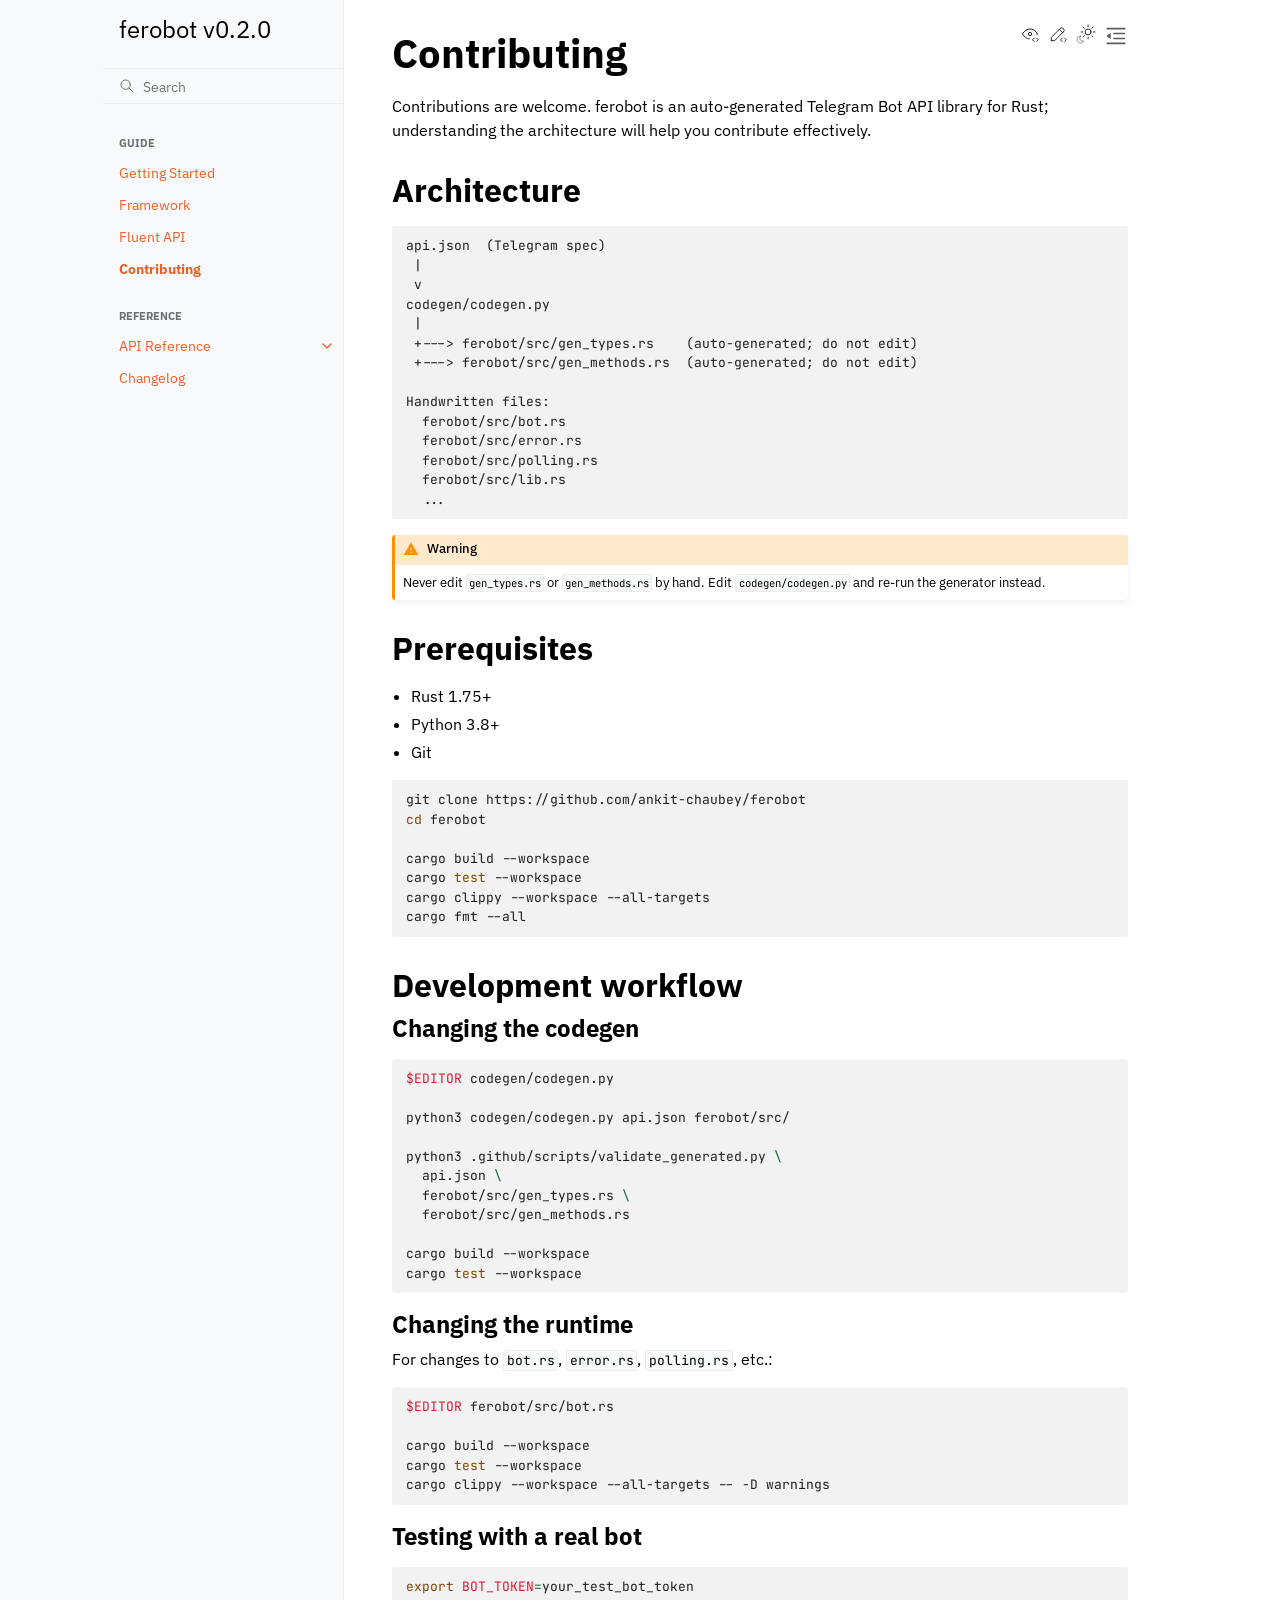
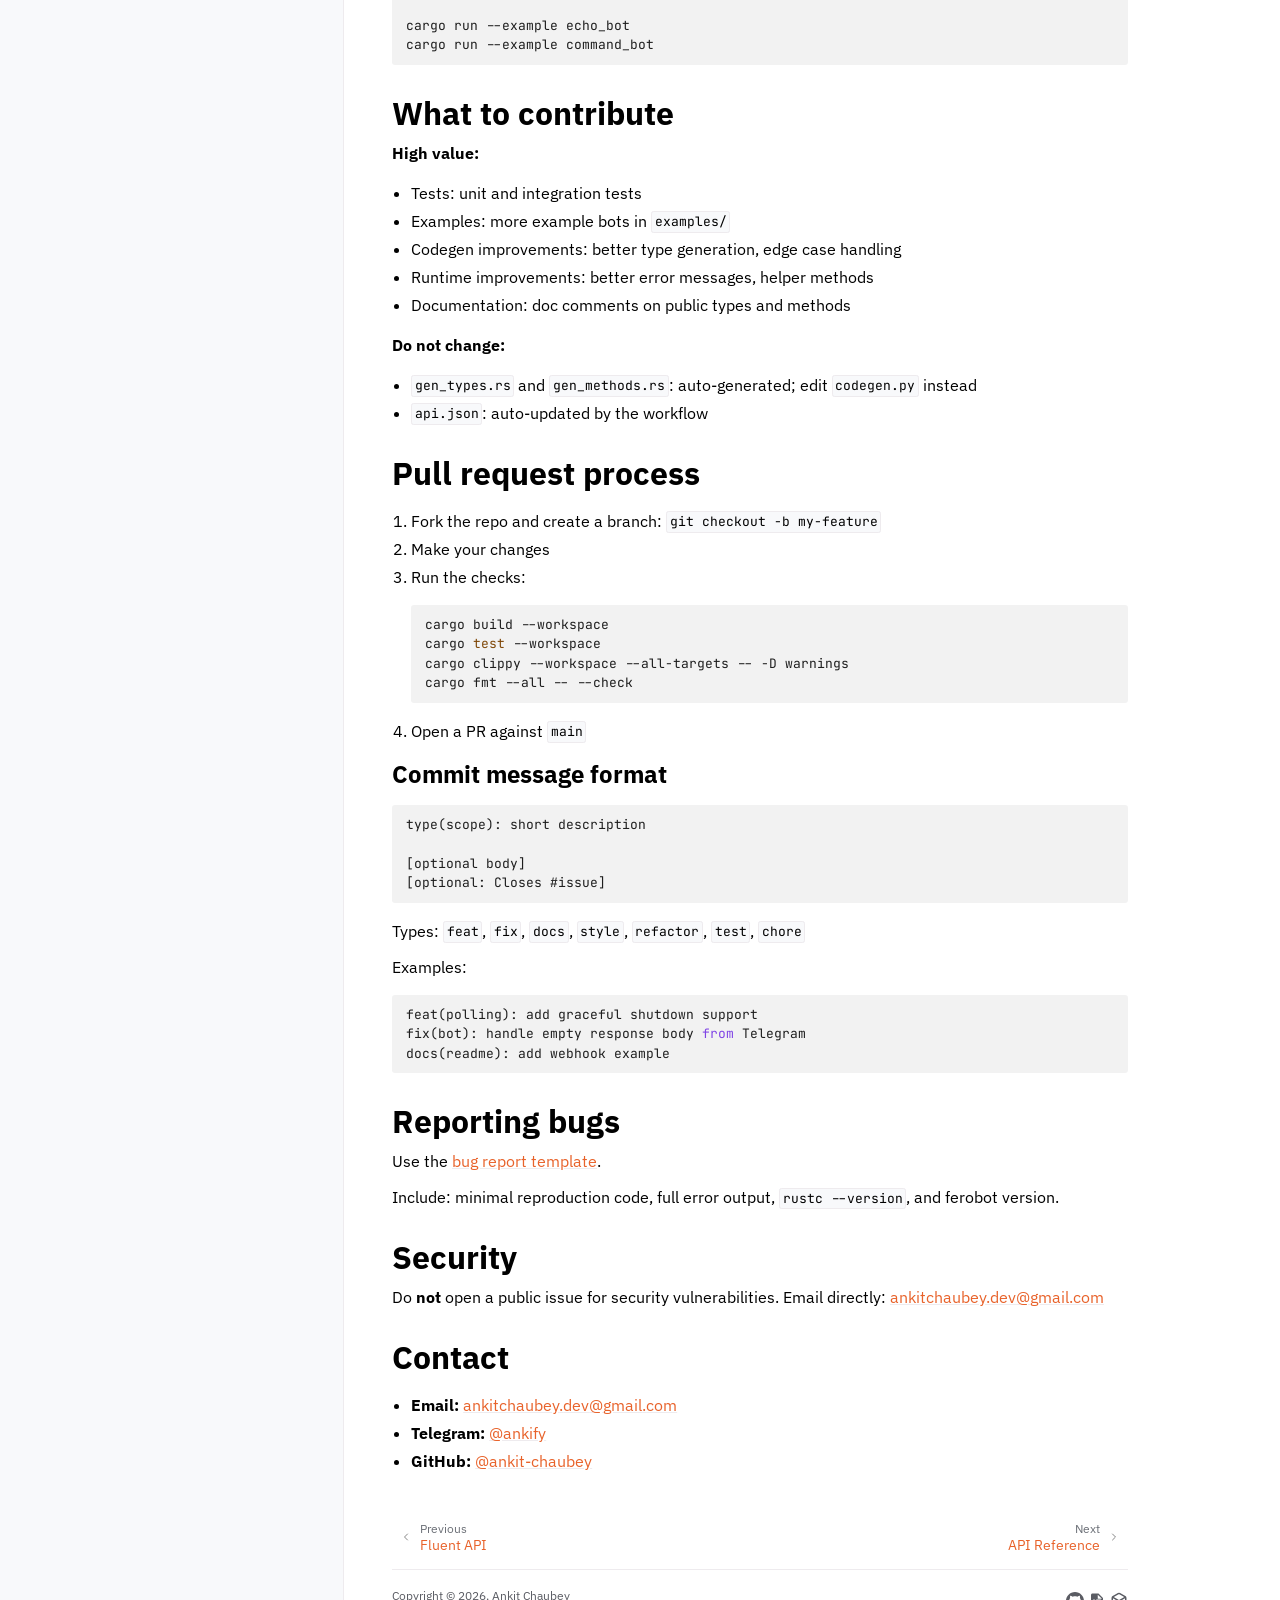
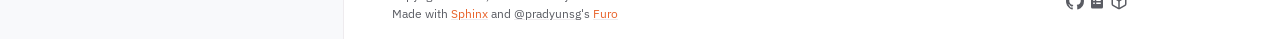
<file: contributing.html>
<!doctype html>
<html class="no-js" lang="en" data-content_root="./">
  <head><meta charset="utf-8">
    <meta name="viewport" content="width=device-width,initial-scale=1">
    <meta name="color-scheme" content="light dark"><meta name="viewport" content="width=device-width, initial-scale=1" />
<link rel="index" title="Index" href="genindex.html"><link rel="search" title="Search" href="search.html"><link rel="next" title="API Reference" href="reference/index.html"><link rel="prev" title="Fluent API" href="fluent.html">

    <!-- Generated with Sphinx 9.0.4 and Furo 2025.12.19 -->
        <title>Contributing - ferobot v0.2.0</title>
      <link rel="stylesheet" type="text/css" href="_static/pygments.css?v=d111a655" />
    <link rel="stylesheet" type="text/css" href="_static/styles/furo.css?v=7bdb33bb" />
    <link rel="stylesheet" type="text/css" href="_static/copybutton.css?v=76b2166b" />
    <link rel="stylesheet" type="text/css" href="_static/styles/furo-extensions.css?v=8dab3a3b" />
    <link rel="stylesheet" type="text/css" href="https://fonts.googleapis.com/css2?family=IBM+Plex+Sans:wght@400;500;600;700&family=JetBrains+Mono:wght@400;500&display=swap" />
    
    


<style>
  body {
    --color-code-background: #f2f2f2;
  --color-code-foreground: #1e1e1e;
  --color-brand-primary: #e8622a;
  --color-brand-content: #e8622a;
  --color-admonition-title: #e8622a;
  --font-stack: 'IBM Plex Sans', sans-serif;
  --font-stack--monospace: 'JetBrains Mono', monospace;
  
  }
  @media not print {
    body[data-theme="dark"] {
      --color-code-background: #202020;
  --color-code-foreground: #d0d0d0;
  --color-brand-primary: #f07a46;
  --color-brand-content: #f07a46;
  --color-admonition-title: #f07a46;
  --font-stack: 'IBM Plex Sans', sans-serif;
  --font-stack--monospace: 'JetBrains Mono', monospace;
  
    }
    @media (prefers-color-scheme: dark) {
      body:not([data-theme="light"]) {
        --color-code-background: #202020;
  --color-code-foreground: #d0d0d0;
  --color-brand-primary: #f07a46;
  --color-brand-content: #f07a46;
  --color-admonition-title: #f07a46;
  --font-stack: 'IBM Plex Sans', sans-serif;
  --font-stack--monospace: 'JetBrains Mono', monospace;
  
      }
    }
  }
</style></head>
  <body>
    
    <script>
      document.body.dataset.theme = localStorage.getItem("theme") || "auto";
    </script>
    

<svg xmlns="http://www.w3.org/2000/svg" style="display: none;">
  <symbol id="svg-toc" viewBox="0 0 24 24">
    <title>Contents</title>
    <svg stroke="currentColor" fill="currentColor" stroke-width="0" viewBox="0 0 1024 1024">
      <path d="M408 442h480c4.4 0 8-3.6 8-8v-56c0-4.4-3.6-8-8-8H408c-4.4 0-8 3.6-8 8v56c0 4.4 3.6 8 8 8zm-8 204c0 4.4 3.6 8 8 8h480c4.4 0 8-3.6 8-8v-56c0-4.4-3.6-8-8-8H408c-4.4 0-8 3.6-8 8v56zm504-486H120c-4.4 0-8 3.6-8 8v56c0 4.4 3.6 8 8 8h784c4.4 0 8-3.6 8-8v-56c0-4.4-3.6-8-8-8zm0 632H120c-4.4 0-8 3.6-8 8v56c0 4.4 3.6 8 8 8h784c4.4 0 8-3.6 8-8v-56c0-4.4-3.6-8-8-8zM115.4 518.9L271.7 642c5.8 4.6 14.4.5 14.4-6.9V388.9c0-7.4-8.5-11.5-14.4-6.9L115.4 505.1a8.74 8.74 0 0 0 0 13.8z"/>
    </svg>
  </symbol>
  <symbol id="svg-menu" viewBox="0 0 24 24">
    <title>Menu</title>
    <svg xmlns="http://www.w3.org/2000/svg" viewBox="0 0 24 24" fill="none" stroke="currentColor"
      stroke-width="2" stroke-linecap="round" stroke-linejoin="round" class="feather-menu">
      <line x1="3" y1="12" x2="21" y2="12"></line>
      <line x1="3" y1="6" x2="21" y2="6"></line>
      <line x1="3" y1="18" x2="21" y2="18"></line>
    </svg>
  </symbol>
  <symbol id="svg-arrow-right" viewBox="0 0 24 24">
    <title>Expand</title>
    <svg xmlns="http://www.w3.org/2000/svg" viewBox="0 0 24 24" fill="none" stroke="currentColor"
      stroke-width="2" stroke-linecap="round" stroke-linejoin="round" class="feather-chevron-right">
      <polyline points="9 18 15 12 9 6"></polyline>
    </svg>
  </symbol>
  <symbol id="svg-sun" viewBox="0 0 24 24">
    <title>Light mode</title>
    <svg xmlns="http://www.w3.org/2000/svg" viewBox="0 0 24 24" fill="none" stroke="currentColor"
      stroke-width="1" stroke-linecap="round" stroke-linejoin="round" class="feather-sun">
      <circle cx="12" cy="12" r="5"></circle>
      <line x1="12" y1="1" x2="12" y2="3"></line>
      <line x1="12" y1="21" x2="12" y2="23"></line>
      <line x1="4.22" y1="4.22" x2="5.64" y2="5.64"></line>
      <line x1="18.36" y1="18.36" x2="19.78" y2="19.78"></line>
      <line x1="1" y1="12" x2="3" y2="12"></line>
      <line x1="21" y1="12" x2="23" y2="12"></line>
      <line x1="4.22" y1="19.78" x2="5.64" y2="18.36"></line>
      <line x1="18.36" y1="5.64" x2="19.78" y2="4.22"></line>
    </svg>
  </symbol>
  <symbol id="svg-moon" viewBox="0 0 24 24">
    <title>Dark mode</title>
    <svg xmlns="http://www.w3.org/2000/svg" viewBox="0 0 24 24" fill="none" stroke="currentColor"
      stroke-width="1" stroke-linecap="round" stroke-linejoin="round" class="icon-tabler-moon">
      <path stroke="none" d="M0 0h24v24H0z" fill="none" />
      <path d="M12 3c.132 0 .263 0 .393 0a7.5 7.5 0 0 0 7.92 12.446a9 9 0 1 1 -8.313 -12.454z" />
    </svg>
  </symbol>
  <symbol id="svg-sun-with-moon" viewBox="0 0 24 24">
    <title>Auto light/dark, in light mode</title>
    <svg xmlns="http://www.w3.org/2000/svg" viewBox="0 0 24 24" fill="none" stroke="currentColor"
      stroke-width="1" stroke-linecap="round" stroke-linejoin="round"
      class="icon-custom-derived-from-feather-sun-and-tabler-moon">
      <path style="opacity: 50%" d="M 5.411 14.504 C 5.471 14.504 5.532 14.504 5.591 14.504 C 3.639 16.319 4.383 19.569 6.931 20.352 C 7.693 20.586 8.512 20.551 9.25 20.252 C 8.023 23.207 4.056 23.725 2.11 21.184 C 0.166 18.642 1.702 14.949 4.874 14.536 C 5.051 14.512 5.231 14.5 5.411 14.5 L 5.411 14.504 Z"/>
      <line x1="14.5" y1="3.25" x2="14.5" y2="1.25"/>
      <line x1="14.5" y1="15.85" x2="14.5" y2="17.85"/>
      <line x1="10.044" y1="5.094" x2="8.63" y2="3.68"/>
      <line x1="19" y1="14.05" x2="20.414" y2="15.464"/>
      <line x1="8.2" y1="9.55" x2="6.2" y2="9.55"/>
      <line x1="20.8" y1="9.55" x2="22.8" y2="9.55"/>
      <line x1="10.044" y1="14.006" x2="8.63" y2="15.42"/>
      <line x1="19" y1="5.05" x2="20.414" y2="3.636"/>
      <circle cx="14.5" cy="9.55" r="3.6"/>
    </svg>
  </symbol>
  <symbol id="svg-moon-with-sun" viewBox="0 0 24 24">
    <title>Auto light/dark, in dark mode</title>
    <svg xmlns="http://www.w3.org/2000/svg" viewBox="0 0 24 24" fill="none" stroke="currentColor"
      stroke-width="1" stroke-linecap="round" stroke-linejoin="round"
      class="icon-custom-derived-from-feather-sun-and-tabler-moon">
      <path d="M 8.282 7.007 C 8.385 7.007 8.494 7.007 8.595 7.007 C 5.18 10.184 6.481 15.869 10.942 17.24 C 12.275 17.648 13.706 17.589 15 17.066 C 12.851 22.236 5.91 23.143 2.505 18.696 C -0.897 14.249 1.791 7.786 7.342 7.063 C 7.652 7.021 7.965 7 8.282 7 L 8.282 7.007 Z"/>
      <line style="opacity: 50%" x1="18" y1="3.705" x2="18" y2="2.5"/>
      <line style="opacity: 50%" x1="18" y1="11.295" x2="18" y2="12.5"/>
      <line style="opacity: 50%" x1="15.316" y1="4.816" x2="14.464" y2="3.964"/>
      <line style="opacity: 50%" x1="20.711" y1="10.212" x2="21.563" y2="11.063"/>
      <line style="opacity: 50%" x1="14.205" y1="7.5" x2="13.001" y2="7.5"/>
      <line style="opacity: 50%" x1="21.795" y1="7.5" x2="23" y2="7.5"/>
      <line style="opacity: 50%" x1="15.316" y1="10.184" x2="14.464" y2="11.036"/>
      <line style="opacity: 50%" x1="20.711" y1="4.789" x2="21.563" y2="3.937"/>
      <circle style="opacity: 50%" cx="18" cy="7.5" r="2.169"/>
    </svg>
  </symbol>
  <symbol id="svg-pencil" viewBox="0 0 24 24">
    <svg xmlns="http://www.w3.org/2000/svg" viewBox="0 0 24 24" fill="none" stroke="currentColor"
      stroke-width="1" stroke-linecap="round" stroke-linejoin="round" class="icon-tabler-pencil-code">
      <path d="M4 20h4l10.5 -10.5a2.828 2.828 0 1 0 -4 -4l-10.5 10.5v4" />
      <path d="M13.5 6.5l4 4" />
      <path d="M20 21l2 -2l-2 -2" />
      <path d="M17 17l-2 2l2 2" />
    </svg>
  </symbol>
  <symbol id="svg-eye" viewBox="0 0 24 24">
    <svg xmlns="http://www.w3.org/2000/svg" viewBox="0 0 24 24" fill="none" stroke="currentColor"
      stroke-width="1" stroke-linecap="round" stroke-linejoin="round" class="icon-tabler-eye-code">
      <path stroke="none" d="M0 0h24v24H0z" fill="none" />
      <path d="M10 12a2 2 0 1 0 4 0a2 2 0 0 0 -4 0" />
      <path
        d="M11.11 17.958c-3.209 -.307 -5.91 -2.293 -8.11 -5.958c2.4 -4 5.4 -6 9 -6c3.6 0 6.6 2 9 6c-.21 .352 -.427 .688 -.647 1.008" />
      <path d="M20 21l2 -2l-2 -2" />
      <path d="M17 17l-2 2l2 2" />
    </svg>
  </symbol>
</svg>

<input type="checkbox" class="sidebar-toggle" name="__navigation" id="__navigation" aria-label="Toggle site navigation sidebar">
<input type="checkbox" class="sidebar-toggle" name="__toc" id="__toc" aria-label="Toggle table of contents sidebar">
<label class="overlay sidebar-overlay" for="__navigation"></label>
<label class="overlay toc-overlay" for="__toc"></label>

<a class="skip-to-content muted-link" href="#furo-main-content">Skip to content</a>



<div class="page">
  <header class="mobile-header">
    <div class="header-left">
      <label class="nav-overlay-icon" for="__navigation">
        <span class="icon"><svg><use href="#svg-menu"></use></svg></span>
      </label>
    </div>
    <div class="header-center">
      <a href="index.html"><div class="brand">ferobot v0.2.0</div></a>
    </div>
    <div class="header-right">
      <div class="theme-toggle-container theme-toggle-header">
        <button class="theme-toggle" aria-label="Toggle Light / Dark / Auto color theme">
          <svg class="theme-icon-when-auto-light"><use href="#svg-sun-with-moon"></use></svg>
          <svg class="theme-icon-when-auto-dark"><use href="#svg-moon-with-sun"></use></svg>
          <svg class="theme-icon-when-dark"><use href="#svg-moon"></use></svg>
          <svg class="theme-icon-when-light"><use href="#svg-sun"></use></svg>
        </button>
      </div>
      <label class="toc-overlay-icon toc-header-icon" for="__toc">
        <span class="icon"><svg><use href="#svg-toc"></use></svg></span>
      </label>
    </div>
  </header>
  <aside class="sidebar-drawer">
    <div class="sidebar-container">
      
      <div class="sidebar-sticky"><a class="sidebar-brand" href="index.html">
  
  <span class="sidebar-brand-text">ferobot v0.2.0</span>
  
</a><form class="sidebar-search-container" method="get" action="search.html" role="search">
  <input class="sidebar-search" placeholder="Search" name="q" aria-label="Search">
  <input type="hidden" name="check_keywords" value="yes">
  <input type="hidden" name="area" value="default">
</form>
<div id="searchbox"></div><div class="sidebar-scroll"><div class="sidebar-tree">
  <p class="caption" role="heading"><span class="caption-text">Guide</span></p>
<ul class="current">
<li class="toctree-l1"><a class="reference internal" href="getting-started.html">Getting Started</a></li>
<li class="toctree-l1"><a class="reference internal" href="framework.html">Framework</a></li>
<li class="toctree-l1"><a class="reference internal" href="fluent.html">Fluent API</a></li>
<li class="toctree-l1 current current-page"><a class="current reference internal" href="#">Contributing</a></li>
</ul>
<p class="caption" role="heading"><span class="caption-text">Reference</span></p>
<ul>
<li class="toctree-l1 has-children"><a class="reference internal" href="reference/index.html">API Reference</a><input aria-label="Toggle navigation of API Reference" class="toctree-checkbox" id="toctree-checkbox-1" name="toctree-checkbox-1" role="switch" type="checkbox"/><label for="toctree-checkbox-1"><span class="icon"><svg><use href="#svg-arrow-right"></use></svg></span></label><ul>
<li class="toctree-l2"><a class="reference internal" href="reference/methods.html">Bot Methods</a></li>
<li class="toctree-l2"><a class="reference internal" href="reference/types.html">Types Reference</a></li>
</ul>
</li>
<li class="toctree-l1"><a class="reference internal" href="changelog.html">Changelog</a></li>
</ul>

</div>
</div>

      </div>
      
    </div>
  </aside>
  <div class="main">
    <div class="content">
      <div class="article-container">
        <a href="#" class="back-to-top muted-link">
          <svg xmlns="http://www.w3.org/2000/svg" viewBox="0 0 24 24">
            <path d="M13 20h-2V8l-5.5 5.5-1.42-1.42L12 4.16l7.92 7.92-1.42 1.42L13 8v12z"></path>
          </svg>
          <span>Back to top</span>
        </a>
        <div class="content-icon-container">
          <div class="view-this-page">
  <a class="muted-link" href="https://github.com/ankit-chaubey/ferobot/blob/main/docs/contributing.rst?plain=true" title="View this page">
    <svg><use href="#svg-eye"></use></svg>
    <span class="visually-hidden">View this page</span>
  </a>
</div><div class="edit-this-page">
  <a class="muted-link" href="https://github.com/ankit-chaubey/ferobot/edit/main/docs/contributing.rst" rel="edit" title="Edit this page">
    <svg><use href="#svg-pencil"></use></svg>
    <span class="visually-hidden">Edit this page</span>
  </a>
</div><div class="theme-toggle-container theme-toggle-content">
            <button class="theme-toggle" aria-label="Toggle Light / Dark / Auto color theme">
              <svg class="theme-icon-when-auto-light"><use href="#svg-sun-with-moon"></use></svg>
              <svg class="theme-icon-when-auto-dark"><use href="#svg-moon-with-sun"></use></svg>
              <svg class="theme-icon-when-dark"><use href="#svg-moon"></use></svg>
              <svg class="theme-icon-when-light"><use href="#svg-sun"></use></svg>
            </button>
          </div>
          <label class="toc-overlay-icon toc-content-icon" for="__toc">
            <span class="icon"><svg><use href="#svg-toc"></use></svg></span>
          </label>
        </div>
        <article role="main" id="furo-main-content">
          <section id="contributing">
<h1>Contributing<a class="headerlink" href="#contributing" title="Link to this heading">¶</a></h1>
<p>Contributions are welcome. ferobot is an auto-generated Telegram Bot API library for Rust;
understanding the architecture will help you contribute effectively.</p>
<section id="architecture">
<h2>Architecture<a class="headerlink" href="#architecture" title="Link to this heading">¶</a></h2>
<div class="highlight-text notranslate"><div class="highlight"><pre><span></span>api.json  (Telegram spec)
 |
 v
codegen/codegen.py
 |
 +---&gt; ferobot/src/gen_types.rs    (auto-generated; do not edit)
 +---&gt; ferobot/src/gen_methods.rs  (auto-generated; do not edit)

Handwritten files:
  ferobot/src/bot.rs
  ferobot/src/error.rs
  ferobot/src/polling.rs
  ferobot/src/lib.rs
  ...
</pre></div>
</div>
<div class="admonition warning">
<p class="admonition-title">Warning</p>
<p>Never edit <code class="docutils literal notranslate"><span class="pre">gen_types.rs</span></code> or <code class="docutils literal notranslate"><span class="pre">gen_methods.rs</span></code> by hand.
Edit <code class="docutils literal notranslate"><span class="pre">codegen/codegen.py</span></code> and re-run the generator instead.</p>
</div>
</section>
<section id="prerequisites">
<h2>Prerequisites<a class="headerlink" href="#prerequisites" title="Link to this heading">¶</a></h2>
<ul class="simple">
<li><p>Rust 1.75+</p></li>
<li><p>Python 3.8+</p></li>
<li><p>Git</p></li>
</ul>
<div class="highlight-bash notranslate"><div class="highlight"><pre><span></span>git<span class="w"> </span>clone<span class="w"> </span>https://github.com/ankit-chaubey/ferobot
<span class="nb">cd</span><span class="w"> </span>ferobot

cargo<span class="w"> </span>build<span class="w"> </span>--workspace
cargo<span class="w"> </span><span class="nb">test</span><span class="w"> </span>--workspace
cargo<span class="w"> </span>clippy<span class="w"> </span>--workspace<span class="w"> </span>--all-targets
cargo<span class="w"> </span>fmt<span class="w"> </span>--all
</pre></div>
</div>
</section>
<section id="development-workflow">
<h2>Development workflow<a class="headerlink" href="#development-workflow" title="Link to this heading">¶</a></h2>
<section id="changing-the-codegen">
<h3>Changing the codegen<a class="headerlink" href="#changing-the-codegen" title="Link to this heading">¶</a></h3>
<div class="highlight-bash notranslate"><div class="highlight"><pre><span></span><span class="nv">$EDITOR</span><span class="w"> </span>codegen/codegen.py

python3<span class="w"> </span>codegen/codegen.py<span class="w"> </span>api.json<span class="w"> </span>ferobot/src/

python3<span class="w"> </span>.github/scripts/validate_generated.py<span class="w"> </span><span class="se">\</span>
<span class="w">  </span>api.json<span class="w"> </span><span class="se">\</span>
<span class="w">  </span>ferobot/src/gen_types.rs<span class="w"> </span><span class="se">\</span>
<span class="w">  </span>ferobot/src/gen_methods.rs

cargo<span class="w"> </span>build<span class="w"> </span>--workspace
cargo<span class="w"> </span><span class="nb">test</span><span class="w"> </span>--workspace
</pre></div>
</div>
</section>
<section id="changing-the-runtime">
<h3>Changing the runtime<a class="headerlink" href="#changing-the-runtime" title="Link to this heading">¶</a></h3>
<p>For changes to <code class="docutils literal notranslate"><span class="pre">bot.rs</span></code>, <code class="docutils literal notranslate"><span class="pre">error.rs</span></code>, <code class="docutils literal notranslate"><span class="pre">polling.rs</span></code>, etc.:</p>
<div class="highlight-bash notranslate"><div class="highlight"><pre><span></span><span class="nv">$EDITOR</span><span class="w"> </span>ferobot/src/bot.rs

cargo<span class="w"> </span>build<span class="w"> </span>--workspace
cargo<span class="w"> </span><span class="nb">test</span><span class="w"> </span>--workspace
cargo<span class="w"> </span>clippy<span class="w"> </span>--workspace<span class="w"> </span>--all-targets<span class="w"> </span>--<span class="w"> </span>-D<span class="w"> </span>warnings
</pre></div>
</div>
</section>
<section id="testing-with-a-real-bot">
<h3>Testing with a real bot<a class="headerlink" href="#testing-with-a-real-bot" title="Link to this heading">¶</a></h3>
<div class="highlight-bash notranslate"><div class="highlight"><pre><span></span><span class="nb">export</span><span class="w"> </span><span class="nv">BOT_TOKEN</span><span class="o">=</span>your_test_bot_token

cargo<span class="w"> </span>run<span class="w"> </span>--example<span class="w"> </span>echo_bot
cargo<span class="w"> </span>run<span class="w"> </span>--example<span class="w"> </span>command_bot
</pre></div>
</div>
</section>
</section>
<section id="what-to-contribute">
<h2>What to contribute<a class="headerlink" href="#what-to-contribute" title="Link to this heading">¶</a></h2>
<p><strong>High value:</strong></p>
<ul class="simple">
<li><p>Tests: unit and integration tests</p></li>
<li><p>Examples: more example bots in <code class="docutils literal notranslate"><span class="pre">examples/</span></code></p></li>
<li><p>Codegen improvements: better type generation, edge case handling</p></li>
<li><p>Runtime improvements: better error messages, helper methods</p></li>
<li><p>Documentation: doc comments on public types and methods</p></li>
</ul>
<p><strong>Do not change:</strong></p>
<ul class="simple">
<li><p><code class="docutils literal notranslate"><span class="pre">gen_types.rs</span></code> and <code class="docutils literal notranslate"><span class="pre">gen_methods.rs</span></code>: auto-generated; edit <code class="docutils literal notranslate"><span class="pre">codegen.py</span></code> instead</p></li>
<li><p><code class="docutils literal notranslate"><span class="pre">api.json</span></code>: auto-updated by the workflow</p></li>
</ul>
</section>
<section id="pull-request-process">
<h2>Pull request process<a class="headerlink" href="#pull-request-process" title="Link to this heading">¶</a></h2>
<ol class="arabic">
<li><p>Fork the repo and create a branch: <code class="docutils literal notranslate"><span class="pre">git</span> <span class="pre">checkout</span> <span class="pre">-b</span> <span class="pre">my-feature</span></code></p></li>
<li><p>Make your changes</p></li>
<li><p>Run the checks:</p>
<div class="highlight-bash notranslate"><div class="highlight"><pre><span></span>cargo<span class="w"> </span>build<span class="w"> </span>--workspace
cargo<span class="w"> </span><span class="nb">test</span><span class="w"> </span>--workspace
cargo<span class="w"> </span>clippy<span class="w"> </span>--workspace<span class="w"> </span>--all-targets<span class="w"> </span>--<span class="w"> </span>-D<span class="w"> </span>warnings
cargo<span class="w"> </span>fmt<span class="w"> </span>--all<span class="w"> </span>--<span class="w"> </span>--check
</pre></div>
</div>
</li>
<li><p>Open a PR against <code class="docutils literal notranslate"><span class="pre">main</span></code></p></li>
</ol>
<section id="commit-message-format">
<h3>Commit message format<a class="headerlink" href="#commit-message-format" title="Link to this heading">¶</a></h3>
<div class="highlight-text notranslate"><div class="highlight"><pre><span></span>type(scope): short description

[optional body]
[optional: Closes #issue]
</pre></div>
</div>
<p>Types: <code class="docutils literal notranslate"><span class="pre">feat</span></code>, <code class="docutils literal notranslate"><span class="pre">fix</span></code>, <code class="docutils literal notranslate"><span class="pre">docs</span></code>, <code class="docutils literal notranslate"><span class="pre">style</span></code>, <code class="docutils literal notranslate"><span class="pre">refactor</span></code>, <code class="docutils literal notranslate"><span class="pre">test</span></code>, <code class="docutils literal notranslate"><span class="pre">chore</span></code></p>
<p>Examples:</p>
<div class="highlight-default notranslate"><div class="highlight"><pre><span></span><span class="n">feat</span><span class="p">(</span><span class="n">polling</span><span class="p">):</span> <span class="n">add</span> <span class="n">graceful</span> <span class="n">shutdown</span> <span class="n">support</span>
<span class="n">fix</span><span class="p">(</span><span class="n">bot</span><span class="p">):</span> <span class="n">handle</span> <span class="n">empty</span> <span class="n">response</span> <span class="n">body</span> <span class="kn">from</span><span class="w"> </span><span class="nn">Telegram</span>
<span class="n">docs</span><span class="p">(</span><span class="n">readme</span><span class="p">):</span> <span class="n">add</span> <span class="n">webhook</span> <span class="n">example</span>
</pre></div>
</div>
</section>
</section>
<section id="reporting-bugs">
<h2>Reporting bugs<a class="headerlink" href="#reporting-bugs" title="Link to this heading">¶</a></h2>
<p>Use the <a class="reference external" href="https://github.com/ankit-chaubey/ferobot/issues/new?template=bug_report.md">bug report template</a>.</p>
<p>Include: minimal reproduction code, full error output, <code class="docutils literal notranslate"><span class="pre">rustc</span> <span class="pre">--version</span></code>, and ferobot version.</p>
</section>
<section id="security">
<h2>Security<a class="headerlink" href="#security" title="Link to this heading">¶</a></h2>
<p>Do <strong>not</strong> open a public issue for security vulnerabilities.
Email directly: <a class="reference external" href="mailto:ankitchaubey&#46;dev&#37;&#52;&#48;gmail&#46;com">ankitchaubey<span>&#46;</span>dev<span>&#64;</span>gmail<span>&#46;</span>com</a></p>
</section>
<section id="contact">
<h2>Contact<a class="headerlink" href="#contact" title="Link to this heading">¶</a></h2>
<ul class="simple">
<li><p><strong>Email:</strong> <a class="reference external" href="mailto:ankitchaubey&#46;dev&#37;&#52;&#48;gmail&#46;com">ankitchaubey<span>&#46;</span>dev<span>&#64;</span>gmail<span>&#46;</span>com</a></p></li>
<li><p><strong>Telegram:</strong> <a class="reference external" href="https://t.me/ankify">&#64;ankify</a></p></li>
<li><p><strong>GitHub:</strong> <a class="reference external" href="https://github.com/ankit-chaubey">&#64;ankit-chaubey</a></p></li>
</ul>
</section>
</section>

        </article>
      </div>
      <footer>
        
        <div class="related-pages">
          <a class="next-page" href="reference/index.html">
              <div class="page-info">
                <div class="context">
                  <span>Next</span>
                </div>
                <div class="title">API Reference</div>
              </div>
              <svg class="furo-related-icon"><use href="#svg-arrow-right"></use></svg>
            </a>
          <a class="prev-page" href="fluent.html">
              <svg class="furo-related-icon"><use href="#svg-arrow-right"></use></svg>
              <div class="page-info">
                <div class="context">
                  <span>Previous</span>
                </div>
                
                <div class="title">Fluent API</div>
                
              </div>
            </a>
        </div>
        <div class="bottom-of-page">
          <div class="left-details">
            <div class="copyright">
                Copyright &#169; 2026, Ankit Chaubey
            </div>
            Made with <a href="https://www.sphinx-doc.org/">Sphinx</a> and <a class="muted-link" href="https://pradyunsg.me">@pradyunsg</a>'s
            
            <a href="https://github.com/pradyunsg/furo">Furo</a>
            
          </div>
          <div class="right-details">
            <div class="icons">
              <a class="muted-link " href="https://github.com/ankit-chaubey/ferobot" aria-label="GitHub"><svg stroke="currentColor" fill="currentColor" stroke-width="0" viewBox="0 0 16 16" height="1em" width="1em" xmlns="http://www.w3.org/2000/svg"><path d="M8 0C3.58 0 0 3.58 0 8c0 3.54 2.29 6.53 5.47 7.59.4.07.55-.17.55-.38 0-.19-.01-.82-.01-1.49-2.01.37-2.53-.49-2.69-.94-.09-.23-.48-.94-.82-1.13-.28-.15-.68-.52-.01-.53.63-.01 1.08.58 1.23.82.72 1.21 1.87.87 2.33.66.07-.52.28-.87.51-1.07-1.78-.2-3.64-.89-3.64-3.95 0-.87.31-1.59.82-2.15-.08-.2-.36-1.02.08-2.12 0 0 .67-.21 2.2.82.64-.18 1.32-.27 2-.27.68 0 1.36.09 2 .27 1.53-1.04 2.2-.82 2.2-.82.44 1.1.16 1.92.08 2.12.51.56.82 1.27.82 2.15 0 3.07-1.87 3.75-3.65 3.95.29.25.54.73.54 1.48 0 1.07-.01 1.93-.01 2.2 0 .21.15.46.55.38A8.012 8.012 0 0 0 16 8c0-4.42-3.58-8-8-8z"></path></svg></a>
              <a class="muted-link " href="https://docs.rs/ferobot" aria-label="docs.rs"><svg stroke="currentColor" fill="currentColor" stroke-width="0" viewBox="0 0 24 24" height="1em" width="1em" xmlns="http://www.w3.org/2000/svg"><path d="M13 9h5.5L13 3.5V9M6 2h8l6 6v12a2 2 0 0 1-2 2H6a2 2 0 0 1-2-2V4c0-1.11.89-2 2-2m5 12v2h6v-2h-6m0-4v2h6v-2h-6m-4 0v2h2v-2H7m0 4v2h2v-2H7z"/></svg></a>
              <a class="muted-link " href="https://crates.io/crates/ferobot" aria-label="crates.io"><svg stroke="currentColor" fill="none" stroke-width="2" viewBox="0 0 24 24" height="1em" width="1em" xmlns="http://www.w3.org/2000/svg"><path d="M21 16V8a2 2 0 0 0-1-1.73l-7-4a2 2 0 0 0-2 0l-7 4A2 2 0 0 0 3 8v8a2 2 0 0 0 1 1.73l7 4a2 2 0 0 0 2 0l7-4A2 2 0 0 0 21 16z"/><polyline points="3.27 6.96 12 12.01 20.73 6.96"/><line x1="12" y1="22.08" x2="12" y2="12"/></svg></a>
              
            </div>
          </div>
        </div>
        
      </footer>
    </div>
    <aside class="toc-drawer">
      
      
      <div class="toc-sticky toc-scroll">
        <div class="toc-title-container">
          <span class="toc-title">
            On this page
          </span>
        </div>
        <div class="toc-tree-container">
          <div class="toc-tree">
            <ul>
<li><a class="reference internal" href="#">Contributing</a><ul>
<li><a class="reference internal" href="#architecture">Architecture</a></li>
<li><a class="reference internal" href="#prerequisites">Prerequisites</a></li>
<li><a class="reference internal" href="#development-workflow">Development workflow</a><ul>
<li><a class="reference internal" href="#changing-the-codegen">Changing the codegen</a></li>
<li><a class="reference internal" href="#changing-the-runtime">Changing the runtime</a></li>
<li><a class="reference internal" href="#testing-with-a-real-bot">Testing with a real bot</a></li>
</ul>
</li>
<li><a class="reference internal" href="#what-to-contribute">What to contribute</a></li>
<li><a class="reference internal" href="#pull-request-process">Pull request process</a><ul>
<li><a class="reference internal" href="#commit-message-format">Commit message format</a></li>
</ul>
</li>
<li><a class="reference internal" href="#reporting-bugs">Reporting bugs</a></li>
<li><a class="reference internal" href="#security">Security</a></li>
<li><a class="reference internal" href="#contact">Contact</a></li>
</ul>
</li>
</ul>

          </div>
        </div>
      </div>
      
      
    </aside>
  </div>
</div><script src="_static/documentation_options.js?v=95e61db4"></script>
    <script src="_static/doctools.js?v=fd6eb6e6"></script>
    <script src="_static/sphinx_highlight.js?v=6ffebe34"></script>
    <script src="_static/scripts/furo.js?v=46bd48cc"></script>
    <script src="_static/clipboard.min.js?v=a7894cd8"></script>
    <script src="_static/copybutton.js?v=cca77546"></script>
    </body>
</html>
</file>
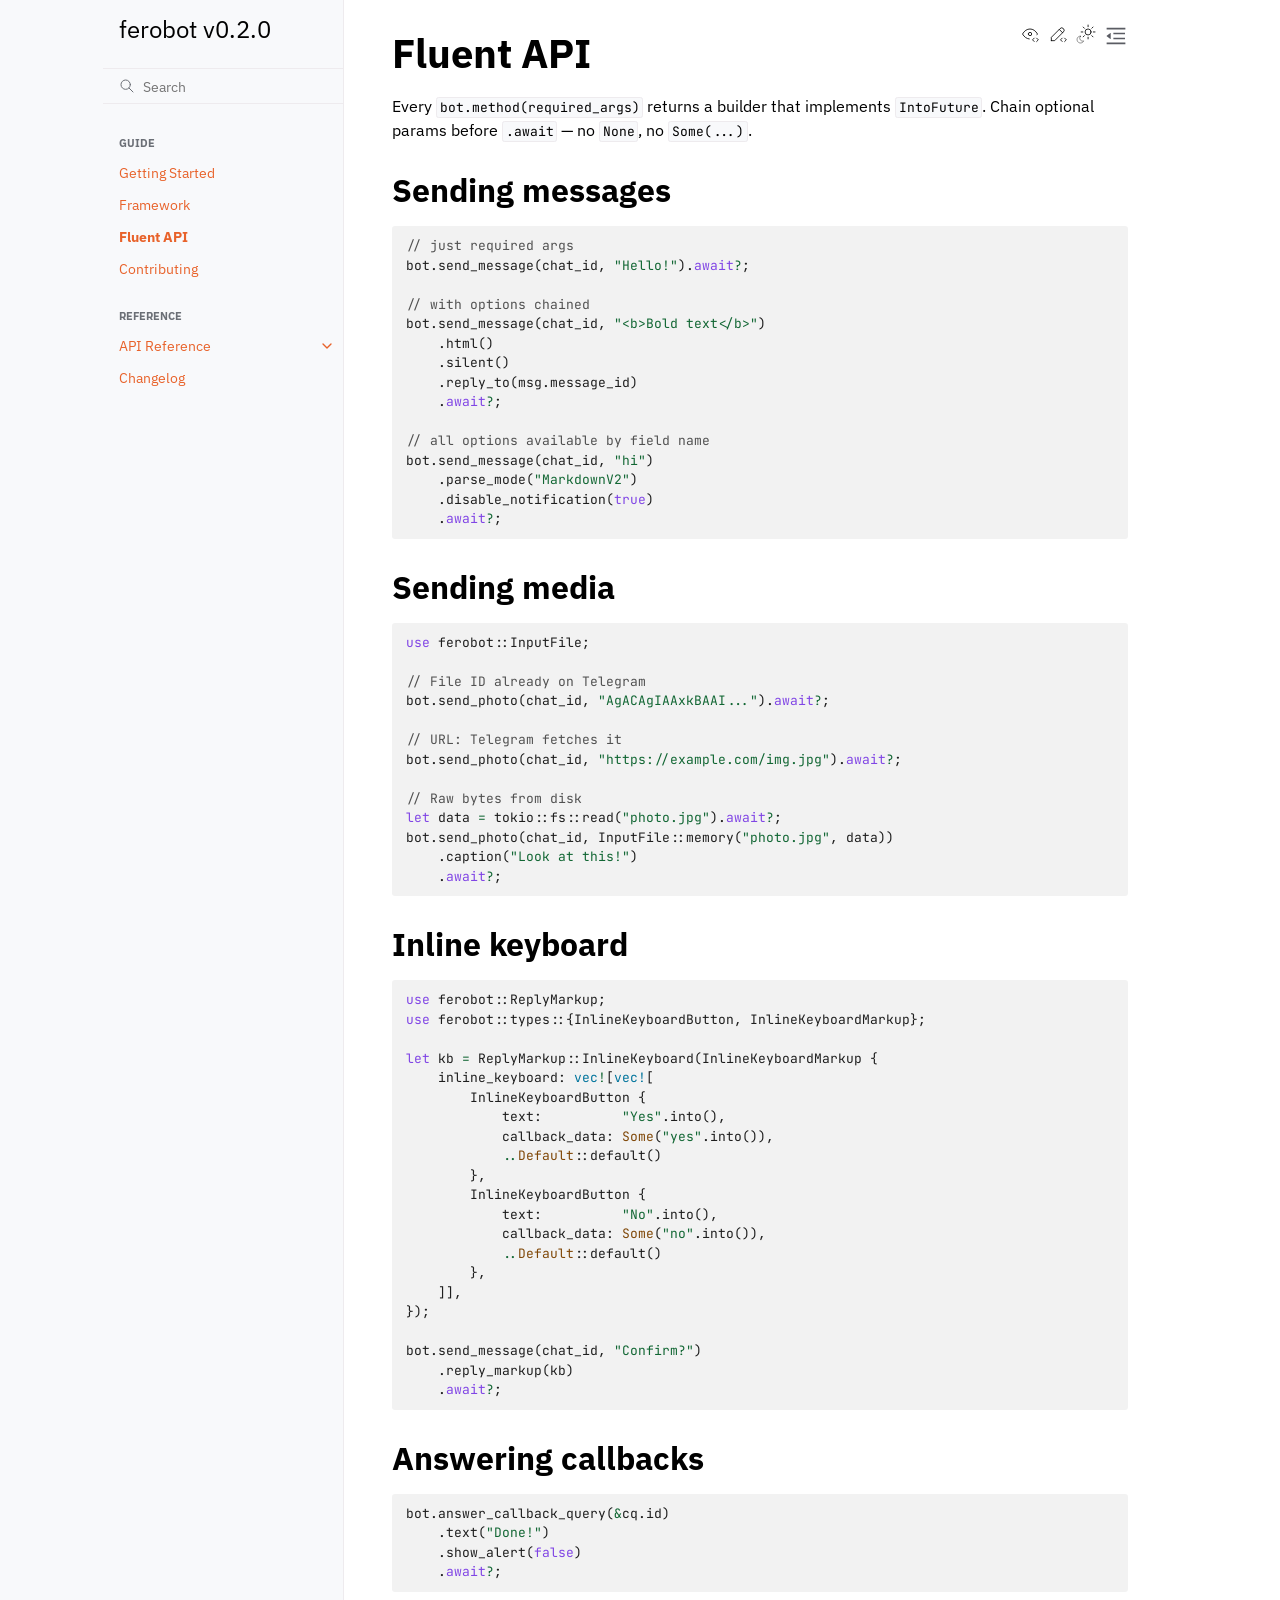
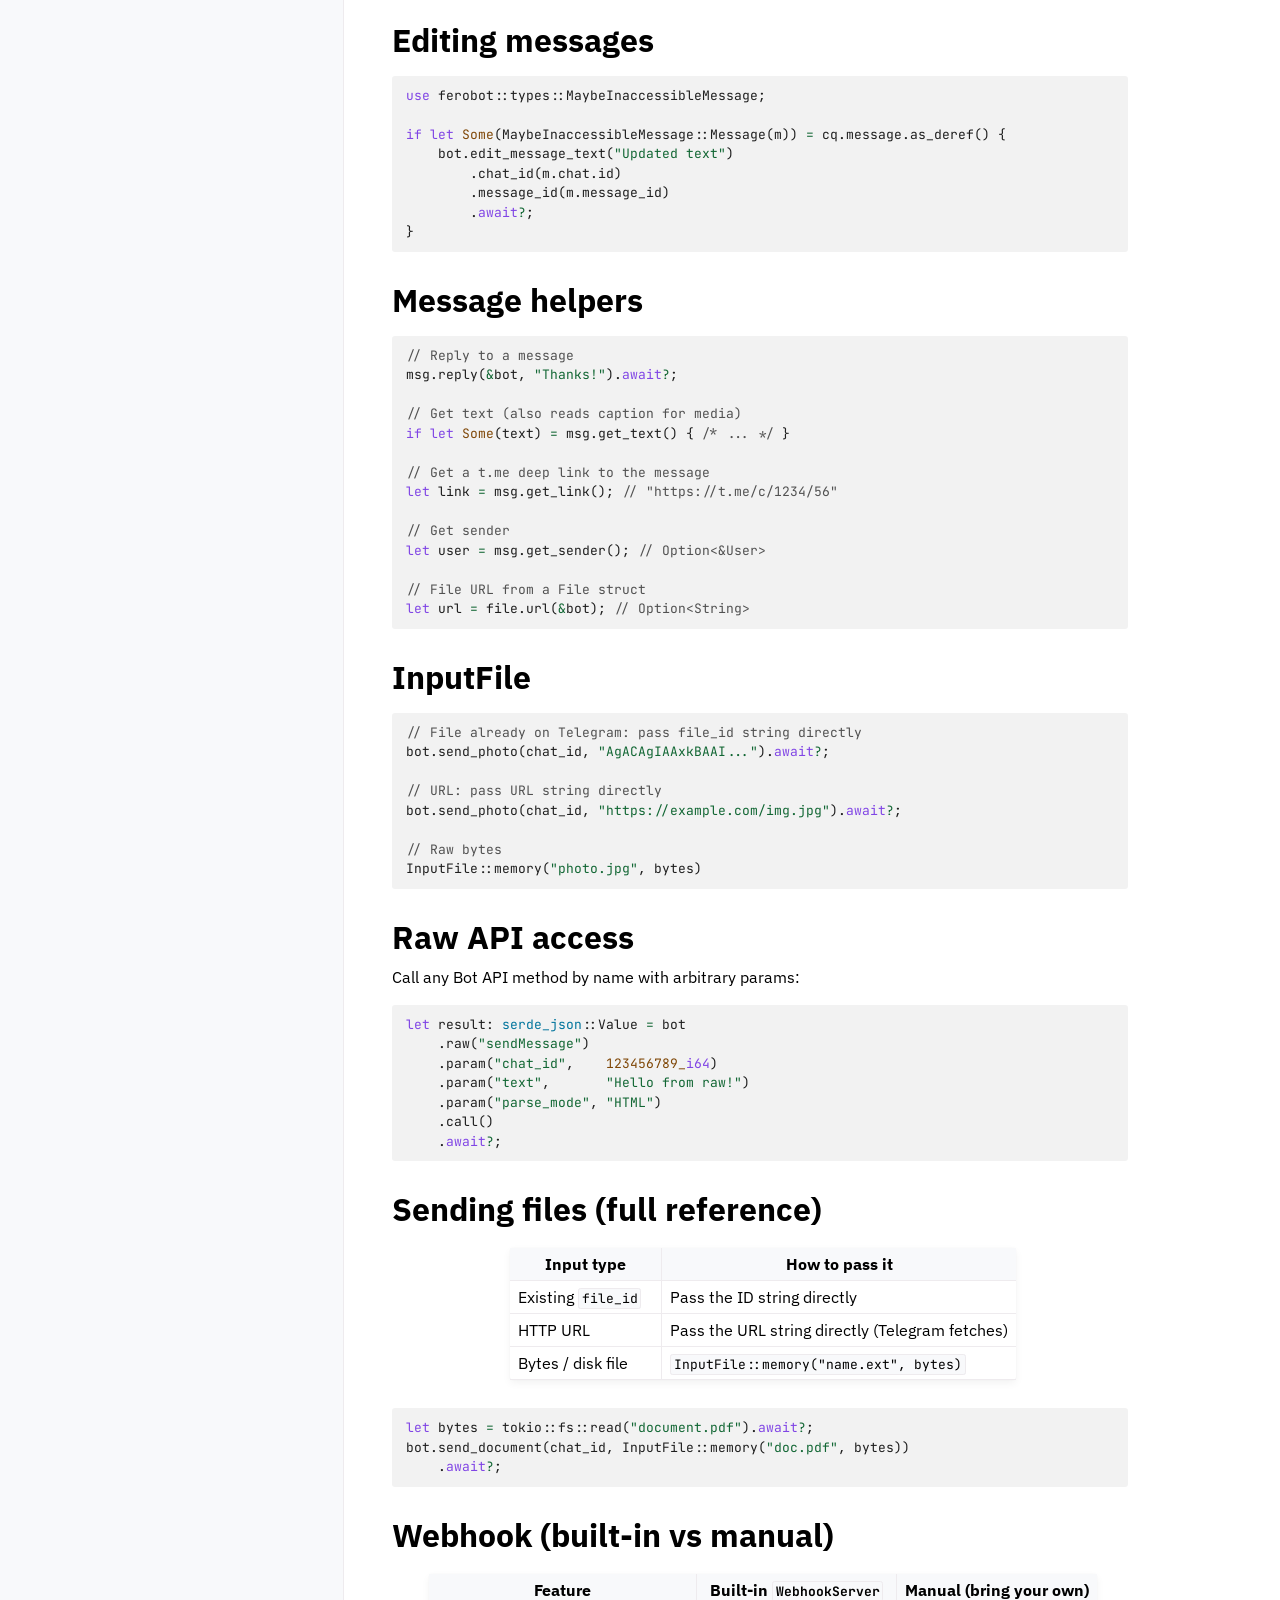
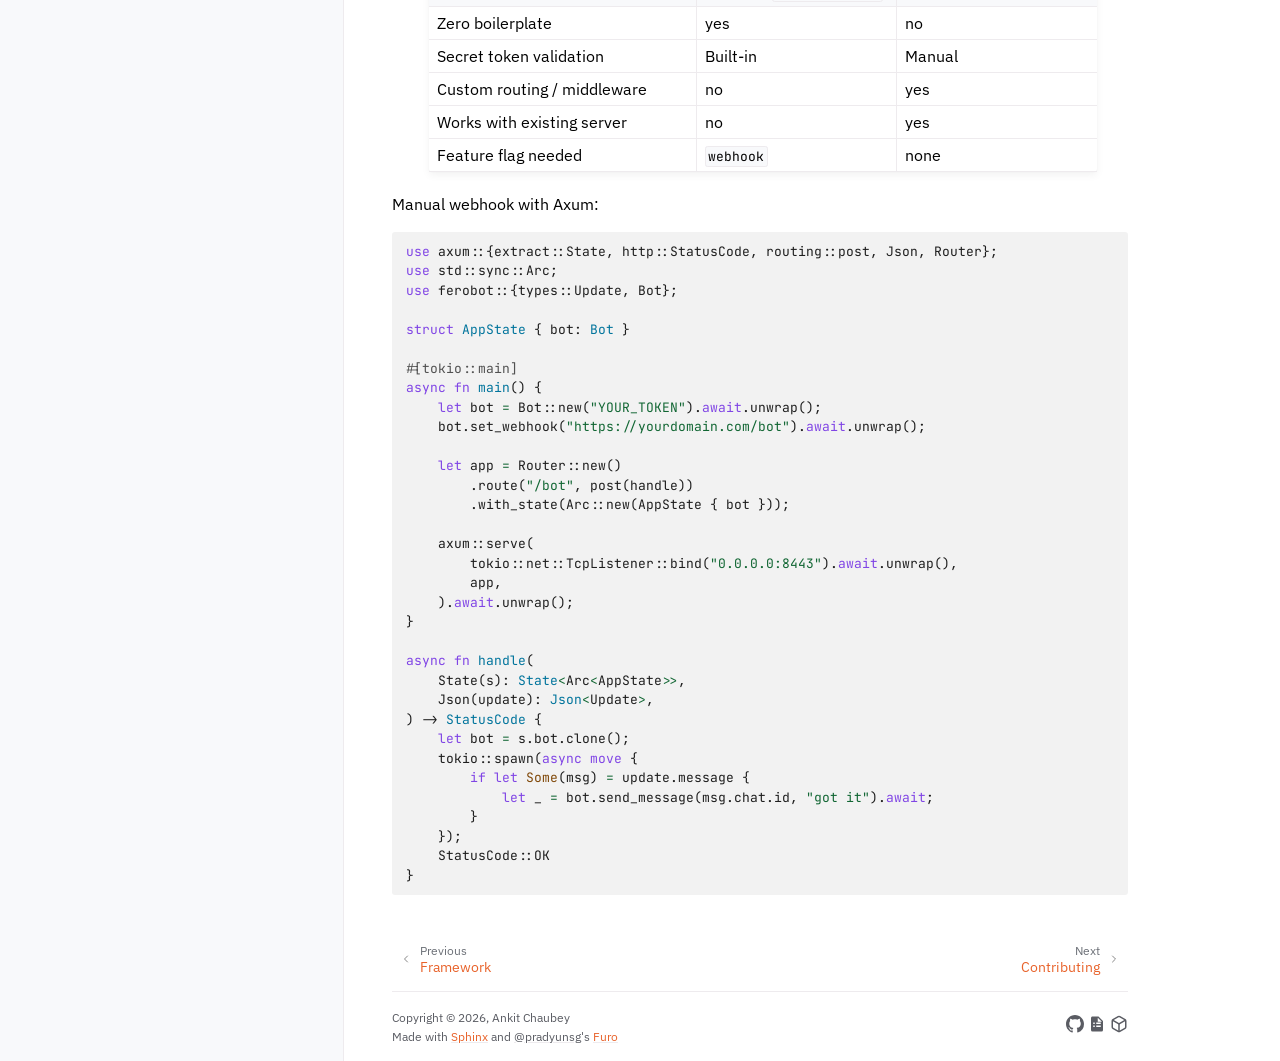
<file: fluent.html>
<!doctype html>
<html class="no-js" lang="en" data-content_root="./">
  <head><meta charset="utf-8">
    <meta name="viewport" content="width=device-width,initial-scale=1">
    <meta name="color-scheme" content="light dark"><meta name="viewport" content="width=device-width, initial-scale=1" />
<link rel="index" title="Index" href="genindex.html"><link rel="search" title="Search" href="search.html"><link rel="next" title="Contributing" href="contributing.html"><link rel="prev" title="Framework" href="framework.html">

    <!-- Generated with Sphinx 9.0.4 and Furo 2025.12.19 -->
        <title>Fluent API - ferobot v0.2.0</title>
      <link rel="stylesheet" type="text/css" href="_static/pygments.css?v=d111a655" />
    <link rel="stylesheet" type="text/css" href="_static/styles/furo.css?v=7bdb33bb" />
    <link rel="stylesheet" type="text/css" href="_static/copybutton.css?v=76b2166b" />
    <link rel="stylesheet" type="text/css" href="_static/styles/furo-extensions.css?v=8dab3a3b" />
    <link rel="stylesheet" type="text/css" href="https://fonts.googleapis.com/css2?family=IBM+Plex+Sans:wght@400;500;600;700&family=JetBrains+Mono:wght@400;500&display=swap" />
    
    


<style>
  body {
    --color-code-background: #f2f2f2;
  --color-code-foreground: #1e1e1e;
  --color-brand-primary: #e8622a;
  --color-brand-content: #e8622a;
  --color-admonition-title: #e8622a;
  --font-stack: 'IBM Plex Sans', sans-serif;
  --font-stack--monospace: 'JetBrains Mono', monospace;
  
  }
  @media not print {
    body[data-theme="dark"] {
      --color-code-background: #202020;
  --color-code-foreground: #d0d0d0;
  --color-brand-primary: #f07a46;
  --color-brand-content: #f07a46;
  --color-admonition-title: #f07a46;
  --font-stack: 'IBM Plex Sans', sans-serif;
  --font-stack--monospace: 'JetBrains Mono', monospace;
  
    }
    @media (prefers-color-scheme: dark) {
      body:not([data-theme="light"]) {
        --color-code-background: #202020;
  --color-code-foreground: #d0d0d0;
  --color-brand-primary: #f07a46;
  --color-brand-content: #f07a46;
  --color-admonition-title: #f07a46;
  --font-stack: 'IBM Plex Sans', sans-serif;
  --font-stack--monospace: 'JetBrains Mono', monospace;
  
      }
    }
  }
</style></head>
  <body>
    
    <script>
      document.body.dataset.theme = localStorage.getItem("theme") || "auto";
    </script>
    

<svg xmlns="http://www.w3.org/2000/svg" style="display: none;">
  <symbol id="svg-toc" viewBox="0 0 24 24">
    <title>Contents</title>
    <svg stroke="currentColor" fill="currentColor" stroke-width="0" viewBox="0 0 1024 1024">
      <path d="M408 442h480c4.4 0 8-3.6 8-8v-56c0-4.4-3.6-8-8-8H408c-4.4 0-8 3.6-8 8v56c0 4.4 3.6 8 8 8zm-8 204c0 4.4 3.6 8 8 8h480c4.4 0 8-3.6 8-8v-56c0-4.4-3.6-8-8-8H408c-4.4 0-8 3.6-8 8v56zm504-486H120c-4.4 0-8 3.6-8 8v56c0 4.4 3.6 8 8 8h784c4.4 0 8-3.6 8-8v-56c0-4.4-3.6-8-8-8zm0 632H120c-4.4 0-8 3.6-8 8v56c0 4.4 3.6 8 8 8h784c4.4 0 8-3.6 8-8v-56c0-4.4-3.6-8-8-8zM115.4 518.9L271.7 642c5.8 4.6 14.4.5 14.4-6.9V388.9c0-7.4-8.5-11.5-14.4-6.9L115.4 505.1a8.74 8.74 0 0 0 0 13.8z"/>
    </svg>
  </symbol>
  <symbol id="svg-menu" viewBox="0 0 24 24">
    <title>Menu</title>
    <svg xmlns="http://www.w3.org/2000/svg" viewBox="0 0 24 24" fill="none" stroke="currentColor"
      stroke-width="2" stroke-linecap="round" stroke-linejoin="round" class="feather-menu">
      <line x1="3" y1="12" x2="21" y2="12"></line>
      <line x1="3" y1="6" x2="21" y2="6"></line>
      <line x1="3" y1="18" x2="21" y2="18"></line>
    </svg>
  </symbol>
  <symbol id="svg-arrow-right" viewBox="0 0 24 24">
    <title>Expand</title>
    <svg xmlns="http://www.w3.org/2000/svg" viewBox="0 0 24 24" fill="none" stroke="currentColor"
      stroke-width="2" stroke-linecap="round" stroke-linejoin="round" class="feather-chevron-right">
      <polyline points="9 18 15 12 9 6"></polyline>
    </svg>
  </symbol>
  <symbol id="svg-sun" viewBox="0 0 24 24">
    <title>Light mode</title>
    <svg xmlns="http://www.w3.org/2000/svg" viewBox="0 0 24 24" fill="none" stroke="currentColor"
      stroke-width="1" stroke-linecap="round" stroke-linejoin="round" class="feather-sun">
      <circle cx="12" cy="12" r="5"></circle>
      <line x1="12" y1="1" x2="12" y2="3"></line>
      <line x1="12" y1="21" x2="12" y2="23"></line>
      <line x1="4.22" y1="4.22" x2="5.64" y2="5.64"></line>
      <line x1="18.36" y1="18.36" x2="19.78" y2="19.78"></line>
      <line x1="1" y1="12" x2="3" y2="12"></line>
      <line x1="21" y1="12" x2="23" y2="12"></line>
      <line x1="4.22" y1="19.78" x2="5.64" y2="18.36"></line>
      <line x1="18.36" y1="5.64" x2="19.78" y2="4.22"></line>
    </svg>
  </symbol>
  <symbol id="svg-moon" viewBox="0 0 24 24">
    <title>Dark mode</title>
    <svg xmlns="http://www.w3.org/2000/svg" viewBox="0 0 24 24" fill="none" stroke="currentColor"
      stroke-width="1" stroke-linecap="round" stroke-linejoin="round" class="icon-tabler-moon">
      <path stroke="none" d="M0 0h24v24H0z" fill="none" />
      <path d="M12 3c.132 0 .263 0 .393 0a7.5 7.5 0 0 0 7.92 12.446a9 9 0 1 1 -8.313 -12.454z" />
    </svg>
  </symbol>
  <symbol id="svg-sun-with-moon" viewBox="0 0 24 24">
    <title>Auto light/dark, in light mode</title>
    <svg xmlns="http://www.w3.org/2000/svg" viewBox="0 0 24 24" fill="none" stroke="currentColor"
      stroke-width="1" stroke-linecap="round" stroke-linejoin="round"
      class="icon-custom-derived-from-feather-sun-and-tabler-moon">
      <path style="opacity: 50%" d="M 5.411 14.504 C 5.471 14.504 5.532 14.504 5.591 14.504 C 3.639 16.319 4.383 19.569 6.931 20.352 C 7.693 20.586 8.512 20.551 9.25 20.252 C 8.023 23.207 4.056 23.725 2.11 21.184 C 0.166 18.642 1.702 14.949 4.874 14.536 C 5.051 14.512 5.231 14.5 5.411 14.5 L 5.411 14.504 Z"/>
      <line x1="14.5" y1="3.25" x2="14.5" y2="1.25"/>
      <line x1="14.5" y1="15.85" x2="14.5" y2="17.85"/>
      <line x1="10.044" y1="5.094" x2="8.63" y2="3.68"/>
      <line x1="19" y1="14.05" x2="20.414" y2="15.464"/>
      <line x1="8.2" y1="9.55" x2="6.2" y2="9.55"/>
      <line x1="20.8" y1="9.55" x2="22.8" y2="9.55"/>
      <line x1="10.044" y1="14.006" x2="8.63" y2="15.42"/>
      <line x1="19" y1="5.05" x2="20.414" y2="3.636"/>
      <circle cx="14.5" cy="9.55" r="3.6"/>
    </svg>
  </symbol>
  <symbol id="svg-moon-with-sun" viewBox="0 0 24 24">
    <title>Auto light/dark, in dark mode</title>
    <svg xmlns="http://www.w3.org/2000/svg" viewBox="0 0 24 24" fill="none" stroke="currentColor"
      stroke-width="1" stroke-linecap="round" stroke-linejoin="round"
      class="icon-custom-derived-from-feather-sun-and-tabler-moon">
      <path d="M 8.282 7.007 C 8.385 7.007 8.494 7.007 8.595 7.007 C 5.18 10.184 6.481 15.869 10.942 17.24 C 12.275 17.648 13.706 17.589 15 17.066 C 12.851 22.236 5.91 23.143 2.505 18.696 C -0.897 14.249 1.791 7.786 7.342 7.063 C 7.652 7.021 7.965 7 8.282 7 L 8.282 7.007 Z"/>
      <line style="opacity: 50%" x1="18" y1="3.705" x2="18" y2="2.5"/>
      <line style="opacity: 50%" x1="18" y1="11.295" x2="18" y2="12.5"/>
      <line style="opacity: 50%" x1="15.316" y1="4.816" x2="14.464" y2="3.964"/>
      <line style="opacity: 50%" x1="20.711" y1="10.212" x2="21.563" y2="11.063"/>
      <line style="opacity: 50%" x1="14.205" y1="7.5" x2="13.001" y2="7.5"/>
      <line style="opacity: 50%" x1="21.795" y1="7.5" x2="23" y2="7.5"/>
      <line style="opacity: 50%" x1="15.316" y1="10.184" x2="14.464" y2="11.036"/>
      <line style="opacity: 50%" x1="20.711" y1="4.789" x2="21.563" y2="3.937"/>
      <circle style="opacity: 50%" cx="18" cy="7.5" r="2.169"/>
    </svg>
  </symbol>
  <symbol id="svg-pencil" viewBox="0 0 24 24">
    <svg xmlns="http://www.w3.org/2000/svg" viewBox="0 0 24 24" fill="none" stroke="currentColor"
      stroke-width="1" stroke-linecap="round" stroke-linejoin="round" class="icon-tabler-pencil-code">
      <path d="M4 20h4l10.5 -10.5a2.828 2.828 0 1 0 -4 -4l-10.5 10.5v4" />
      <path d="M13.5 6.5l4 4" />
      <path d="M20 21l2 -2l-2 -2" />
      <path d="M17 17l-2 2l2 2" />
    </svg>
  </symbol>
  <symbol id="svg-eye" viewBox="0 0 24 24">
    <svg xmlns="http://www.w3.org/2000/svg" viewBox="0 0 24 24" fill="none" stroke="currentColor"
      stroke-width="1" stroke-linecap="round" stroke-linejoin="round" class="icon-tabler-eye-code">
      <path stroke="none" d="M0 0h24v24H0z" fill="none" />
      <path d="M10 12a2 2 0 1 0 4 0a2 2 0 0 0 -4 0" />
      <path
        d="M11.11 17.958c-3.209 -.307 -5.91 -2.293 -8.11 -5.958c2.4 -4 5.4 -6 9 -6c3.6 0 6.6 2 9 6c-.21 .352 -.427 .688 -.647 1.008" />
      <path d="M20 21l2 -2l-2 -2" />
      <path d="M17 17l-2 2l2 2" />
    </svg>
  </symbol>
</svg>

<input type="checkbox" class="sidebar-toggle" name="__navigation" id="__navigation" aria-label="Toggle site navigation sidebar">
<input type="checkbox" class="sidebar-toggle" name="__toc" id="__toc" aria-label="Toggle table of contents sidebar">
<label class="overlay sidebar-overlay" for="__navigation"></label>
<label class="overlay toc-overlay" for="__toc"></label>

<a class="skip-to-content muted-link" href="#furo-main-content">Skip to content</a>



<div class="page">
  <header class="mobile-header">
    <div class="header-left">
      <label class="nav-overlay-icon" for="__navigation">
        <span class="icon"><svg><use href="#svg-menu"></use></svg></span>
      </label>
    </div>
    <div class="header-center">
      <a href="index.html"><div class="brand">ferobot v0.2.0</div></a>
    </div>
    <div class="header-right">
      <div class="theme-toggle-container theme-toggle-header">
        <button class="theme-toggle" aria-label="Toggle Light / Dark / Auto color theme">
          <svg class="theme-icon-when-auto-light"><use href="#svg-sun-with-moon"></use></svg>
          <svg class="theme-icon-when-auto-dark"><use href="#svg-moon-with-sun"></use></svg>
          <svg class="theme-icon-when-dark"><use href="#svg-moon"></use></svg>
          <svg class="theme-icon-when-light"><use href="#svg-sun"></use></svg>
        </button>
      </div>
      <label class="toc-overlay-icon toc-header-icon" for="__toc">
        <span class="icon"><svg><use href="#svg-toc"></use></svg></span>
      </label>
    </div>
  </header>
  <aside class="sidebar-drawer">
    <div class="sidebar-container">
      
      <div class="sidebar-sticky"><a class="sidebar-brand" href="index.html">
  
  <span class="sidebar-brand-text">ferobot v0.2.0</span>
  
</a><form class="sidebar-search-container" method="get" action="search.html" role="search">
  <input class="sidebar-search" placeholder="Search" name="q" aria-label="Search">
  <input type="hidden" name="check_keywords" value="yes">
  <input type="hidden" name="area" value="default">
</form>
<div id="searchbox"></div><div class="sidebar-scroll"><div class="sidebar-tree">
  <p class="caption" role="heading"><span class="caption-text">Guide</span></p>
<ul class="current">
<li class="toctree-l1"><a class="reference internal" href="getting-started.html">Getting Started</a></li>
<li class="toctree-l1"><a class="reference internal" href="framework.html">Framework</a></li>
<li class="toctree-l1 current current-page"><a class="current reference internal" href="#">Fluent API</a></li>
<li class="toctree-l1"><a class="reference internal" href="contributing.html">Contributing</a></li>
</ul>
<p class="caption" role="heading"><span class="caption-text">Reference</span></p>
<ul>
<li class="toctree-l1 has-children"><a class="reference internal" href="reference/index.html">API Reference</a><input aria-label="Toggle navigation of API Reference" class="toctree-checkbox" id="toctree-checkbox-1" name="toctree-checkbox-1" role="switch" type="checkbox"/><label for="toctree-checkbox-1"><span class="icon"><svg><use href="#svg-arrow-right"></use></svg></span></label><ul>
<li class="toctree-l2"><a class="reference internal" href="reference/methods.html">Bot Methods</a></li>
<li class="toctree-l2"><a class="reference internal" href="reference/types.html">Types Reference</a></li>
</ul>
</li>
<li class="toctree-l1"><a class="reference internal" href="changelog.html">Changelog</a></li>
</ul>

</div>
</div>

      </div>
      
    </div>
  </aside>
  <div class="main">
    <div class="content">
      <div class="article-container">
        <a href="#" class="back-to-top muted-link">
          <svg xmlns="http://www.w3.org/2000/svg" viewBox="0 0 24 24">
            <path d="M13 20h-2V8l-5.5 5.5-1.42-1.42L12 4.16l7.92 7.92-1.42 1.42L13 8v12z"></path>
          </svg>
          <span>Back to top</span>
        </a>
        <div class="content-icon-container">
          <div class="view-this-page">
  <a class="muted-link" href="https://github.com/ankit-chaubey/ferobot/blob/main/docs/fluent.rst?plain=true" title="View this page">
    <svg><use href="#svg-eye"></use></svg>
    <span class="visually-hidden">View this page</span>
  </a>
</div><div class="edit-this-page">
  <a class="muted-link" href="https://github.com/ankit-chaubey/ferobot/edit/main/docs/fluent.rst" rel="edit" title="Edit this page">
    <svg><use href="#svg-pencil"></use></svg>
    <span class="visually-hidden">Edit this page</span>
  </a>
</div><div class="theme-toggle-container theme-toggle-content">
            <button class="theme-toggle" aria-label="Toggle Light / Dark / Auto color theme">
              <svg class="theme-icon-when-auto-light"><use href="#svg-sun-with-moon"></use></svg>
              <svg class="theme-icon-when-auto-dark"><use href="#svg-moon-with-sun"></use></svg>
              <svg class="theme-icon-when-dark"><use href="#svg-moon"></use></svg>
              <svg class="theme-icon-when-light"><use href="#svg-sun"></use></svg>
            </button>
          </div>
          <label class="toc-overlay-icon toc-content-icon" for="__toc">
            <span class="icon"><svg><use href="#svg-toc"></use></svg></span>
          </label>
        </div>
        <article role="main" id="furo-main-content">
          <section id="fluent-api">
<h1>Fluent API<a class="headerlink" href="#fluent-api" title="Link to this heading">¶</a></h1>
<p>Every <code class="docutils literal notranslate"><span class="pre">bot.method(required_args)</span></code> returns a builder that implements <code class="docutils literal notranslate"><span class="pre">IntoFuture</span></code>.
Chain optional params before <code class="docutils literal notranslate"><span class="pre">.await</span></code> — no <code class="docutils literal notranslate"><span class="pre">None</span></code>, no <code class="docutils literal notranslate"><span class="pre">Some(...)</span></code>.</p>
<section id="sending-messages">
<h2>Sending messages<a class="headerlink" href="#sending-messages" title="Link to this heading">¶</a></h2>
<div class="highlight-rust notranslate"><div class="highlight"><pre><span></span><span class="c1">// just required args</span>
<span class="n">bot</span><span class="p">.</span><span class="n">send_message</span><span class="p">(</span><span class="n">chat_id</span><span class="p">,</span><span class="w"> </span><span class="s">&quot;Hello!&quot;</span><span class="p">).</span><span class="k">await</span><span class="o">?</span><span class="p">;</span>

<span class="c1">// with options chained</span>
<span class="n">bot</span><span class="p">.</span><span class="n">send_message</span><span class="p">(</span><span class="n">chat_id</span><span class="p">,</span><span class="w"> </span><span class="s">&quot;&lt;b&gt;Bold text&lt;/b&gt;&quot;</span><span class="p">)</span>
<span class="w">    </span><span class="p">.</span><span class="n">html</span><span class="p">()</span>
<span class="w">    </span><span class="p">.</span><span class="n">silent</span><span class="p">()</span>
<span class="w">    </span><span class="p">.</span><span class="n">reply_to</span><span class="p">(</span><span class="n">msg</span><span class="p">.</span><span class="n">message_id</span><span class="p">)</span>
<span class="w">    </span><span class="p">.</span><span class="k">await</span><span class="o">?</span><span class="p">;</span>

<span class="c1">// all options available by field name</span>
<span class="n">bot</span><span class="p">.</span><span class="n">send_message</span><span class="p">(</span><span class="n">chat_id</span><span class="p">,</span><span class="w"> </span><span class="s">&quot;hi&quot;</span><span class="p">)</span>
<span class="w">    </span><span class="p">.</span><span class="n">parse_mode</span><span class="p">(</span><span class="s">&quot;MarkdownV2&quot;</span><span class="p">)</span>
<span class="w">    </span><span class="p">.</span><span class="n">disable_notification</span><span class="p">(</span><span class="kc">true</span><span class="p">)</span>
<span class="w">    </span><span class="p">.</span><span class="k">await</span><span class="o">?</span><span class="p">;</span>
</pre></div>
</div>
</section>
<section id="sending-media">
<h2>Sending media<a class="headerlink" href="#sending-media" title="Link to this heading">¶</a></h2>
<div class="highlight-rust notranslate"><div class="highlight"><pre><span></span><span class="k">use</span><span class="w"> </span><span class="n">ferobot</span><span class="p">::</span><span class="n">InputFile</span><span class="p">;</span>

<span class="c1">// File ID already on Telegram</span>
<span class="n">bot</span><span class="p">.</span><span class="n">send_photo</span><span class="p">(</span><span class="n">chat_id</span><span class="p">,</span><span class="w"> </span><span class="s">&quot;AgACAgIAAxkBAAI...&quot;</span><span class="p">).</span><span class="k">await</span><span class="o">?</span><span class="p">;</span>

<span class="c1">// URL: Telegram fetches it</span>
<span class="n">bot</span><span class="p">.</span><span class="n">send_photo</span><span class="p">(</span><span class="n">chat_id</span><span class="p">,</span><span class="w"> </span><span class="s">&quot;https://example.com/img.jpg&quot;</span><span class="p">).</span><span class="k">await</span><span class="o">?</span><span class="p">;</span>

<span class="c1">// Raw bytes from disk</span>
<span class="kd">let</span><span class="w"> </span><span class="n">data</span><span class="w"> </span><span class="o">=</span><span class="w"> </span><span class="n">tokio</span><span class="p">::</span><span class="n">fs</span><span class="p">::</span><span class="n">read</span><span class="p">(</span><span class="s">&quot;photo.jpg&quot;</span><span class="p">).</span><span class="k">await</span><span class="o">?</span><span class="p">;</span>
<span class="n">bot</span><span class="p">.</span><span class="n">send_photo</span><span class="p">(</span><span class="n">chat_id</span><span class="p">,</span><span class="w"> </span><span class="n">InputFile</span><span class="p">::</span><span class="n">memory</span><span class="p">(</span><span class="s">&quot;photo.jpg&quot;</span><span class="p">,</span><span class="w"> </span><span class="n">data</span><span class="p">))</span>
<span class="w">    </span><span class="p">.</span><span class="n">caption</span><span class="p">(</span><span class="s">&quot;Look at this!&quot;</span><span class="p">)</span>
<span class="w">    </span><span class="p">.</span><span class="k">await</span><span class="o">?</span><span class="p">;</span>
</pre></div>
</div>
</section>
<section id="inline-keyboard">
<h2>Inline keyboard<a class="headerlink" href="#inline-keyboard" title="Link to this heading">¶</a></h2>
<div class="highlight-rust notranslate"><div class="highlight"><pre><span></span><span class="k">use</span><span class="w"> </span><span class="n">ferobot</span><span class="p">::</span><span class="n">ReplyMarkup</span><span class="p">;</span>
<span class="k">use</span><span class="w"> </span><span class="n">ferobot</span><span class="p">::</span><span class="n">types</span><span class="p">::{</span><span class="n">InlineKeyboardButton</span><span class="p">,</span><span class="w"> </span><span class="n">InlineKeyboardMarkup</span><span class="p">};</span>

<span class="kd">let</span><span class="w"> </span><span class="n">kb</span><span class="w"> </span><span class="o">=</span><span class="w"> </span><span class="n">ReplyMarkup</span><span class="p">::</span><span class="n">InlineKeyboard</span><span class="p">(</span><span class="n">InlineKeyboardMarkup</span><span class="w"> </span><span class="p">{</span>
<span class="w">    </span><span class="n">inline_keyboard</span><span class="p">:</span><span class="w"> </span><span class="nc">vec</span><span class="o">!</span><span class="p">[</span><span class="fm">vec!</span><span class="p">[</span>
<span class="w">        </span><span class="n">InlineKeyboardButton</span><span class="w"> </span><span class="p">{</span>
<span class="w">            </span><span class="n">text</span><span class="p">:</span><span class="w">          </span><span class="s">&quot;Yes&quot;</span><span class="p">.</span><span class="n">into</span><span class="p">(),</span>
<span class="w">            </span><span class="n">callback_data</span><span class="p">:</span><span class="w"> </span><span class="nb">Some</span><span class="p">(</span><span class="s">&quot;yes&quot;</span><span class="p">.</span><span class="n">into</span><span class="p">()),</span>
<span class="w">            </span><span class="o">..</span><span class="nb">Default</span><span class="p">::</span><span class="n">default</span><span class="p">()</span>
<span class="w">        </span><span class="p">},</span>
<span class="w">        </span><span class="n">InlineKeyboardButton</span><span class="w"> </span><span class="p">{</span>
<span class="w">            </span><span class="n">text</span><span class="p">:</span><span class="w">          </span><span class="s">&quot;No&quot;</span><span class="p">.</span><span class="n">into</span><span class="p">(),</span>
<span class="w">            </span><span class="n">callback_data</span><span class="p">:</span><span class="w"> </span><span class="nb">Some</span><span class="p">(</span><span class="s">&quot;no&quot;</span><span class="p">.</span><span class="n">into</span><span class="p">()),</span>
<span class="w">            </span><span class="o">..</span><span class="nb">Default</span><span class="p">::</span><span class="n">default</span><span class="p">()</span>
<span class="w">        </span><span class="p">},</span>
<span class="w">    </span><span class="p">]],</span>
<span class="p">});</span>

<span class="n">bot</span><span class="p">.</span><span class="n">send_message</span><span class="p">(</span><span class="n">chat_id</span><span class="p">,</span><span class="w"> </span><span class="s">&quot;Confirm?&quot;</span><span class="p">)</span>
<span class="w">    </span><span class="p">.</span><span class="n">reply_markup</span><span class="p">(</span><span class="n">kb</span><span class="p">)</span>
<span class="w">    </span><span class="p">.</span><span class="k">await</span><span class="o">?</span><span class="p">;</span>
</pre></div>
</div>
</section>
<section id="answering-callbacks">
<h2>Answering callbacks<a class="headerlink" href="#answering-callbacks" title="Link to this heading">¶</a></h2>
<div class="highlight-rust notranslate"><div class="highlight"><pre><span></span><span class="n">bot</span><span class="p">.</span><span class="n">answer_callback_query</span><span class="p">(</span><span class="o">&amp;</span><span class="n">cq</span><span class="p">.</span><span class="n">id</span><span class="p">)</span>
<span class="w">    </span><span class="p">.</span><span class="n">text</span><span class="p">(</span><span class="s">&quot;Done!&quot;</span><span class="p">)</span>
<span class="w">    </span><span class="p">.</span><span class="n">show_alert</span><span class="p">(</span><span class="kc">false</span><span class="p">)</span>
<span class="w">    </span><span class="p">.</span><span class="k">await</span><span class="o">?</span><span class="p">;</span>
</pre></div>
</div>
</section>
<section id="editing-messages">
<h2>Editing messages<a class="headerlink" href="#editing-messages" title="Link to this heading">¶</a></h2>
<div class="highlight-rust notranslate"><div class="highlight"><pre><span></span><span class="k">use</span><span class="w"> </span><span class="n">ferobot</span><span class="p">::</span><span class="n">types</span><span class="p">::</span><span class="n">MaybeInaccessibleMessage</span><span class="p">;</span>

<span class="k">if</span><span class="w"> </span><span class="kd">let</span><span class="w"> </span><span class="nb">Some</span><span class="p">(</span><span class="n">MaybeInaccessibleMessage</span><span class="p">::</span><span class="n">Message</span><span class="p">(</span><span class="n">m</span><span class="p">))</span><span class="w"> </span><span class="o">=</span><span class="w"> </span><span class="n">cq</span><span class="p">.</span><span class="n">message</span><span class="p">.</span><span class="n">as_deref</span><span class="p">()</span><span class="w"> </span><span class="p">{</span>
<span class="w">    </span><span class="n">bot</span><span class="p">.</span><span class="n">edit_message_text</span><span class="p">(</span><span class="s">&quot;Updated text&quot;</span><span class="p">)</span>
<span class="w">        </span><span class="p">.</span><span class="n">chat_id</span><span class="p">(</span><span class="n">m</span><span class="p">.</span><span class="n">chat</span><span class="p">.</span><span class="n">id</span><span class="p">)</span>
<span class="w">        </span><span class="p">.</span><span class="n">message_id</span><span class="p">(</span><span class="n">m</span><span class="p">.</span><span class="n">message_id</span><span class="p">)</span>
<span class="w">        </span><span class="p">.</span><span class="k">await</span><span class="o">?</span><span class="p">;</span>
<span class="p">}</span>
</pre></div>
</div>
</section>
<section id="message-helpers">
<h2>Message helpers<a class="headerlink" href="#message-helpers" title="Link to this heading">¶</a></h2>
<div class="highlight-rust notranslate"><div class="highlight"><pre><span></span><span class="c1">// Reply to a message</span>
<span class="n">msg</span><span class="p">.</span><span class="n">reply</span><span class="p">(</span><span class="o">&amp;</span><span class="n">bot</span><span class="p">,</span><span class="w"> </span><span class="s">&quot;Thanks!&quot;</span><span class="p">).</span><span class="k">await</span><span class="o">?</span><span class="p">;</span>

<span class="c1">// Get text (also reads caption for media)</span>
<span class="k">if</span><span class="w"> </span><span class="kd">let</span><span class="w"> </span><span class="nb">Some</span><span class="p">(</span><span class="n">text</span><span class="p">)</span><span class="w"> </span><span class="o">=</span><span class="w"> </span><span class="n">msg</span><span class="p">.</span><span class="n">get_text</span><span class="p">()</span><span class="w"> </span><span class="p">{</span><span class="w"> </span><span class="cm">/* ... */</span><span class="w"> </span><span class="p">}</span>

<span class="c1">// Get a t.me deep link to the message</span>
<span class="kd">let</span><span class="w"> </span><span class="n">link</span><span class="w"> </span><span class="o">=</span><span class="w"> </span><span class="n">msg</span><span class="p">.</span><span class="n">get_link</span><span class="p">();</span><span class="w"> </span><span class="c1">// &quot;https://t.me/c/1234/56&quot;</span>

<span class="c1">// Get sender</span>
<span class="kd">let</span><span class="w"> </span><span class="n">user</span><span class="w"> </span><span class="o">=</span><span class="w"> </span><span class="n">msg</span><span class="p">.</span><span class="n">get_sender</span><span class="p">();</span><span class="w"> </span><span class="c1">// Option&lt;&amp;User&gt;</span>

<span class="c1">// File URL from a File struct</span>
<span class="kd">let</span><span class="w"> </span><span class="n">url</span><span class="w"> </span><span class="o">=</span><span class="w"> </span><span class="n">file</span><span class="p">.</span><span class="n">url</span><span class="p">(</span><span class="o">&amp;</span><span class="n">bot</span><span class="p">);</span><span class="w"> </span><span class="c1">// Option&lt;String&gt;</span>
</pre></div>
</div>
</section>
<section id="inputfile">
<h2>InputFile<a class="headerlink" href="#inputfile" title="Link to this heading">¶</a></h2>
<div class="highlight-rust notranslate"><div class="highlight"><pre><span></span><span class="c1">// File already on Telegram: pass file_id string directly</span>
<span class="n">bot</span><span class="p">.</span><span class="n">send_photo</span><span class="p">(</span><span class="n">chat_id</span><span class="p">,</span><span class="w"> </span><span class="s">&quot;AgACAgIAAxkBAAI...&quot;</span><span class="p">).</span><span class="k">await</span><span class="o">?</span><span class="p">;</span>

<span class="c1">// URL: pass URL string directly</span>
<span class="n">bot</span><span class="p">.</span><span class="n">send_photo</span><span class="p">(</span><span class="n">chat_id</span><span class="p">,</span><span class="w"> </span><span class="s">&quot;https://example.com/img.jpg&quot;</span><span class="p">).</span><span class="k">await</span><span class="o">?</span><span class="p">;</span>

<span class="c1">// Raw bytes</span>
<span class="n">InputFile</span><span class="p">::</span><span class="n">memory</span><span class="p">(</span><span class="s">&quot;photo.jpg&quot;</span><span class="p">,</span><span class="w"> </span><span class="n">bytes</span><span class="p">)</span>
</pre></div>
</div>
</section>
<section id="raw-api-access">
<h2>Raw API access<a class="headerlink" href="#raw-api-access" title="Link to this heading">¶</a></h2>
<p>Call any Bot API method by name with arbitrary params:</p>
<div class="highlight-rust notranslate"><div class="highlight"><pre><span></span><span class="kd">let</span><span class="w"> </span><span class="n">result</span><span class="p">:</span><span class="w"> </span><span class="nc">serde_json</span><span class="p">::</span><span class="n">Value</span><span class="w"> </span><span class="o">=</span><span class="w"> </span><span class="n">bot</span>
<span class="w">    </span><span class="p">.</span><span class="n">raw</span><span class="p">(</span><span class="s">&quot;sendMessage&quot;</span><span class="p">)</span>
<span class="w">    </span><span class="p">.</span><span class="n">param</span><span class="p">(</span><span class="s">&quot;chat_id&quot;</span><span class="p">,</span><span class="w">    </span><span class="mi">123456789_</span><span class="k">i64</span><span class="p">)</span>
<span class="w">    </span><span class="p">.</span><span class="n">param</span><span class="p">(</span><span class="s">&quot;text&quot;</span><span class="p">,</span><span class="w">       </span><span class="s">&quot;Hello from raw!&quot;</span><span class="p">)</span>
<span class="w">    </span><span class="p">.</span><span class="n">param</span><span class="p">(</span><span class="s">&quot;parse_mode&quot;</span><span class="p">,</span><span class="w"> </span><span class="s">&quot;HTML&quot;</span><span class="p">)</span>
<span class="w">    </span><span class="p">.</span><span class="n">call</span><span class="p">()</span>
<span class="w">    </span><span class="p">.</span><span class="k">await</span><span class="o">?</span><span class="p">;</span>
</pre></div>
</div>
</section>
<section id="sending-files-full-reference">
<h2>Sending files (full reference)<a class="headerlink" href="#sending-files-full-reference" title="Link to this heading">¶</a></h2>
<div class="table-wrapper colwidths-given docutils container">
<table class="docutils align-default">
<colgroup>
<col style="width: 30.0%" />
<col style="width: 70.0%" />
</colgroup>
<thead>
<tr class="row-odd"><th class="head"><p>Input type</p></th>
<th class="head"><p>How to pass it</p></th>
</tr>
</thead>
<tbody>
<tr class="row-even"><td><p>Existing <code class="docutils literal notranslate"><span class="pre">file_id</span></code></p></td>
<td><p>Pass the ID string directly</p></td>
</tr>
<tr class="row-odd"><td><p>HTTP URL</p></td>
<td><p>Pass the URL string directly (Telegram fetches)</p></td>
</tr>
<tr class="row-even"><td><p>Bytes / disk file</p></td>
<td><p><code class="docutils literal notranslate"><span class="pre">InputFile::memory(&quot;name.ext&quot;,</span> <span class="pre">bytes)</span></code></p></td>
</tr>
</tbody>
</table>
</div>
<div class="highlight-rust notranslate"><div class="highlight"><pre><span></span><span class="kd">let</span><span class="w"> </span><span class="n">bytes</span><span class="w"> </span><span class="o">=</span><span class="w"> </span><span class="n">tokio</span><span class="p">::</span><span class="n">fs</span><span class="p">::</span><span class="n">read</span><span class="p">(</span><span class="s">&quot;document.pdf&quot;</span><span class="p">).</span><span class="k">await</span><span class="o">?</span><span class="p">;</span>
<span class="n">bot</span><span class="p">.</span><span class="n">send_document</span><span class="p">(</span><span class="n">chat_id</span><span class="p">,</span><span class="w"> </span><span class="n">InputFile</span><span class="p">::</span><span class="n">memory</span><span class="p">(</span><span class="s">&quot;doc.pdf&quot;</span><span class="p">,</span><span class="w"> </span><span class="n">bytes</span><span class="p">))</span>
<span class="w">    </span><span class="p">.</span><span class="k">await</span><span class="o">?</span><span class="p">;</span>
</pre></div>
</div>
</section>
<section id="webhook-built-in-vs-manual">
<h2>Webhook (built-in vs manual)<a class="headerlink" href="#webhook-built-in-vs-manual" title="Link to this heading">¶</a></h2>
<div class="table-wrapper colwidths-given docutils container">
<table class="docutils align-default">
<colgroup>
<col style="width: 40.0%" />
<col style="width: 30.0%" />
<col style="width: 30.0%" />
</colgroup>
<thead>
<tr class="row-odd"><th class="head"><p>Feature</p></th>
<th class="head"><p>Built-in <code class="docutils literal notranslate"><span class="pre">WebhookServer</span></code></p></th>
<th class="head"><p>Manual (bring your own)</p></th>
</tr>
</thead>
<tbody>
<tr class="row-even"><td><p>Zero boilerplate</p></td>
<td><p>yes</p></td>
<td><p>no</p></td>
</tr>
<tr class="row-odd"><td><p>Secret token validation</p></td>
<td><p>Built-in</p></td>
<td><p>Manual</p></td>
</tr>
<tr class="row-even"><td><p>Custom routing / middleware</p></td>
<td><p>no</p></td>
<td><p>yes</p></td>
</tr>
<tr class="row-odd"><td><p>Works with existing server</p></td>
<td><p>no</p></td>
<td><p>yes</p></td>
</tr>
<tr class="row-even"><td><p>Feature flag needed</p></td>
<td><p><code class="docutils literal notranslate"><span class="pre">webhook</span></code></p></td>
<td><p>none</p></td>
</tr>
</tbody>
</table>
</div>
<p>Manual webhook with Axum:</p>
<div class="highlight-rust notranslate"><div class="highlight"><pre><span></span><span class="k">use</span><span class="w"> </span><span class="n">axum</span><span class="p">::{</span><span class="n">extract</span><span class="p">::</span><span class="n">State</span><span class="p">,</span><span class="w"> </span><span class="n">http</span><span class="p">::</span><span class="n">StatusCode</span><span class="p">,</span><span class="w"> </span><span class="n">routing</span><span class="p">::</span><span class="n">post</span><span class="p">,</span><span class="w"> </span><span class="n">Json</span><span class="p">,</span><span class="w"> </span><span class="n">Router</span><span class="p">};</span>
<span class="k">use</span><span class="w"> </span><span class="n">std</span><span class="p">::</span><span class="n">sync</span><span class="p">::</span><span class="n">Arc</span><span class="p">;</span>
<span class="k">use</span><span class="w"> </span><span class="n">ferobot</span><span class="p">::{</span><span class="n">types</span><span class="p">::</span><span class="n">Update</span><span class="p">,</span><span class="w"> </span><span class="n">Bot</span><span class="p">};</span>

<span class="k">struct</span><span class="w"> </span><span class="nc">AppState</span><span class="w"> </span><span class="p">{</span><span class="w"> </span><span class="n">bot</span><span class="p">:</span><span class="w"> </span><span class="nc">Bot</span><span class="w"> </span><span class="p">}</span>

<span class="cp">#[tokio::main]</span>
<span class="k">async</span><span class="w"> </span><span class="k">fn</span><span class="w"> </span><span class="nf">main</span><span class="p">()</span><span class="w"> </span><span class="p">{</span>
<span class="w">    </span><span class="kd">let</span><span class="w"> </span><span class="n">bot</span><span class="w"> </span><span class="o">=</span><span class="w"> </span><span class="n">Bot</span><span class="p">::</span><span class="n">new</span><span class="p">(</span><span class="s">&quot;YOUR_TOKEN&quot;</span><span class="p">).</span><span class="k">await</span><span class="p">.</span><span class="n">unwrap</span><span class="p">();</span>
<span class="w">    </span><span class="n">bot</span><span class="p">.</span><span class="n">set_webhook</span><span class="p">(</span><span class="s">&quot;https://yourdomain.com/bot&quot;</span><span class="p">).</span><span class="k">await</span><span class="p">.</span><span class="n">unwrap</span><span class="p">();</span>

<span class="w">    </span><span class="kd">let</span><span class="w"> </span><span class="n">app</span><span class="w"> </span><span class="o">=</span><span class="w"> </span><span class="n">Router</span><span class="p">::</span><span class="n">new</span><span class="p">()</span>
<span class="w">        </span><span class="p">.</span><span class="n">route</span><span class="p">(</span><span class="s">&quot;/bot&quot;</span><span class="p">,</span><span class="w"> </span><span class="n">post</span><span class="p">(</span><span class="n">handle</span><span class="p">))</span>
<span class="w">        </span><span class="p">.</span><span class="n">with_state</span><span class="p">(</span><span class="n">Arc</span><span class="p">::</span><span class="n">new</span><span class="p">(</span><span class="n">AppState</span><span class="w"> </span><span class="p">{</span><span class="w"> </span><span class="n">bot</span><span class="w"> </span><span class="p">}));</span>

<span class="w">    </span><span class="n">axum</span><span class="p">::</span><span class="n">serve</span><span class="p">(</span>
<span class="w">        </span><span class="n">tokio</span><span class="p">::</span><span class="n">net</span><span class="p">::</span><span class="n">TcpListener</span><span class="p">::</span><span class="n">bind</span><span class="p">(</span><span class="s">&quot;0.0.0.0:8443&quot;</span><span class="p">).</span><span class="k">await</span><span class="p">.</span><span class="n">unwrap</span><span class="p">(),</span>
<span class="w">        </span><span class="n">app</span><span class="p">,</span>
<span class="w">    </span><span class="p">).</span><span class="k">await</span><span class="p">.</span><span class="n">unwrap</span><span class="p">();</span>
<span class="p">}</span>

<span class="k">async</span><span class="w"> </span><span class="k">fn</span><span class="w"> </span><span class="nf">handle</span><span class="p">(</span>
<span class="w">    </span><span class="n">State</span><span class="p">(</span><span class="n">s</span><span class="p">):</span><span class="w"> </span><span class="nc">State</span><span class="o">&lt;</span><span class="n">Arc</span><span class="o">&lt;</span><span class="n">AppState</span><span class="o">&gt;&gt;</span><span class="p">,</span>
<span class="w">    </span><span class="n">Json</span><span class="p">(</span><span class="n">update</span><span class="p">):</span><span class="w"> </span><span class="nc">Json</span><span class="o">&lt;</span><span class="n">Update</span><span class="o">&gt;</span><span class="p">,</span>
<span class="p">)</span><span class="w"> </span><span class="p">-&gt;</span><span class="w"> </span><span class="nc">StatusCode</span><span class="w"> </span><span class="p">{</span>
<span class="w">    </span><span class="kd">let</span><span class="w"> </span><span class="n">bot</span><span class="w"> </span><span class="o">=</span><span class="w"> </span><span class="n">s</span><span class="p">.</span><span class="n">bot</span><span class="p">.</span><span class="n">clone</span><span class="p">();</span>
<span class="w">    </span><span class="n">tokio</span><span class="p">::</span><span class="n">spawn</span><span class="p">(</span><span class="k">async</span><span class="w"> </span><span class="k">move</span><span class="w"> </span><span class="p">{</span>
<span class="w">        </span><span class="k">if</span><span class="w"> </span><span class="kd">let</span><span class="w"> </span><span class="nb">Some</span><span class="p">(</span><span class="n">msg</span><span class="p">)</span><span class="w"> </span><span class="o">=</span><span class="w"> </span><span class="n">update</span><span class="p">.</span><span class="n">message</span><span class="w"> </span><span class="p">{</span>
<span class="w">            </span><span class="kd">let</span><span class="w"> </span><span class="n">_</span><span class="w"> </span><span class="o">=</span><span class="w"> </span><span class="n">bot</span><span class="p">.</span><span class="n">send_message</span><span class="p">(</span><span class="n">msg</span><span class="p">.</span><span class="n">chat</span><span class="p">.</span><span class="n">id</span><span class="p">,</span><span class="w"> </span><span class="s">&quot;got it&quot;</span><span class="p">).</span><span class="k">await</span><span class="p">;</span>
<span class="w">        </span><span class="p">}</span>
<span class="w">    </span><span class="p">});</span>
<span class="w">    </span><span class="n">StatusCode</span><span class="p">::</span><span class="n">OK</span>
<span class="p">}</span>
</pre></div>
</div>
</section>
</section>

        </article>
      </div>
      <footer>
        
        <div class="related-pages">
          <a class="next-page" href="contributing.html">
              <div class="page-info">
                <div class="context">
                  <span>Next</span>
                </div>
                <div class="title">Contributing</div>
              </div>
              <svg class="furo-related-icon"><use href="#svg-arrow-right"></use></svg>
            </a>
          <a class="prev-page" href="framework.html">
              <svg class="furo-related-icon"><use href="#svg-arrow-right"></use></svg>
              <div class="page-info">
                <div class="context">
                  <span>Previous</span>
                </div>
                
                <div class="title">Framework</div>
                
              </div>
            </a>
        </div>
        <div class="bottom-of-page">
          <div class="left-details">
            <div class="copyright">
                Copyright &#169; 2026, Ankit Chaubey
            </div>
            Made with <a href="https://www.sphinx-doc.org/">Sphinx</a> and <a class="muted-link" href="https://pradyunsg.me">@pradyunsg</a>'s
            
            <a href="https://github.com/pradyunsg/furo">Furo</a>
            
          </div>
          <div class="right-details">
            <div class="icons">
              <a class="muted-link " href="https://github.com/ankit-chaubey/ferobot" aria-label="GitHub"><svg stroke="currentColor" fill="currentColor" stroke-width="0" viewBox="0 0 16 16" height="1em" width="1em" xmlns="http://www.w3.org/2000/svg"><path d="M8 0C3.58 0 0 3.58 0 8c0 3.54 2.29 6.53 5.47 7.59.4.07.55-.17.55-.38 0-.19-.01-.82-.01-1.49-2.01.37-2.53-.49-2.69-.94-.09-.23-.48-.94-.82-1.13-.28-.15-.68-.52-.01-.53.63-.01 1.08.58 1.23.82.72 1.21 1.87.87 2.33.66.07-.52.28-.87.51-1.07-1.78-.2-3.64-.89-3.64-3.95 0-.87.31-1.59.82-2.15-.08-.2-.36-1.02.08-2.12 0 0 .67-.21 2.2.82.64-.18 1.32-.27 2-.27.68 0 1.36.09 2 .27 1.53-1.04 2.2-.82 2.2-.82.44 1.1.16 1.92.08 2.12.51.56.82 1.27.82 2.15 0 3.07-1.87 3.75-3.65 3.95.29.25.54.73.54 1.48 0 1.07-.01 1.93-.01 2.2 0 .21.15.46.55.38A8.012 8.012 0 0 0 16 8c0-4.42-3.58-8-8-8z"></path></svg></a>
              <a class="muted-link " href="https://docs.rs/ferobot" aria-label="docs.rs"><svg stroke="currentColor" fill="currentColor" stroke-width="0" viewBox="0 0 24 24" height="1em" width="1em" xmlns="http://www.w3.org/2000/svg"><path d="M13 9h5.5L13 3.5V9M6 2h8l6 6v12a2 2 0 0 1-2 2H6a2 2 0 0 1-2-2V4c0-1.11.89-2 2-2m5 12v2h6v-2h-6m0-4v2h6v-2h-6m-4 0v2h2v-2H7m0 4v2h2v-2H7z"/></svg></a>
              <a class="muted-link " href="https://crates.io/crates/ferobot" aria-label="crates.io"><svg stroke="currentColor" fill="none" stroke-width="2" viewBox="0 0 24 24" height="1em" width="1em" xmlns="http://www.w3.org/2000/svg"><path d="M21 16V8a2 2 0 0 0-1-1.73l-7-4a2 2 0 0 0-2 0l-7 4A2 2 0 0 0 3 8v8a2 2 0 0 0 1 1.73l7 4a2 2 0 0 0 2 0l7-4A2 2 0 0 0 21 16z"/><polyline points="3.27 6.96 12 12.01 20.73 6.96"/><line x1="12" y1="22.08" x2="12" y2="12"/></svg></a>
              
            </div>
          </div>
        </div>
        
      </footer>
    </div>
    <aside class="toc-drawer">
      
      
      <div class="toc-sticky toc-scroll">
        <div class="toc-title-container">
          <span class="toc-title">
            On this page
          </span>
        </div>
        <div class="toc-tree-container">
          <div class="toc-tree">
            <ul>
<li><a class="reference internal" href="#">Fluent API</a><ul>
<li><a class="reference internal" href="#sending-messages">Sending messages</a></li>
<li><a class="reference internal" href="#sending-media">Sending media</a></li>
<li><a class="reference internal" href="#inline-keyboard">Inline keyboard</a></li>
<li><a class="reference internal" href="#answering-callbacks">Answering callbacks</a></li>
<li><a class="reference internal" href="#editing-messages">Editing messages</a></li>
<li><a class="reference internal" href="#message-helpers">Message helpers</a></li>
<li><a class="reference internal" href="#inputfile">InputFile</a></li>
<li><a class="reference internal" href="#raw-api-access">Raw API access</a></li>
<li><a class="reference internal" href="#sending-files-full-reference">Sending files (full reference)</a></li>
<li><a class="reference internal" href="#webhook-built-in-vs-manual">Webhook (built-in vs manual)</a></li>
</ul>
</li>
</ul>

          </div>
        </div>
      </div>
      
      
    </aside>
  </div>
</div><script src="_static/documentation_options.js?v=95e61db4"></script>
    <script src="_static/doctools.js?v=fd6eb6e6"></script>
    <script src="_static/sphinx_highlight.js?v=6ffebe34"></script>
    <script src="_static/scripts/furo.js?v=46bd48cc"></script>
    <script src="_static/clipboard.min.js?v=a7894cd8"></script>
    <script src="_static/copybutton.js?v=cca77546"></script>
    </body>
</html>
</file>
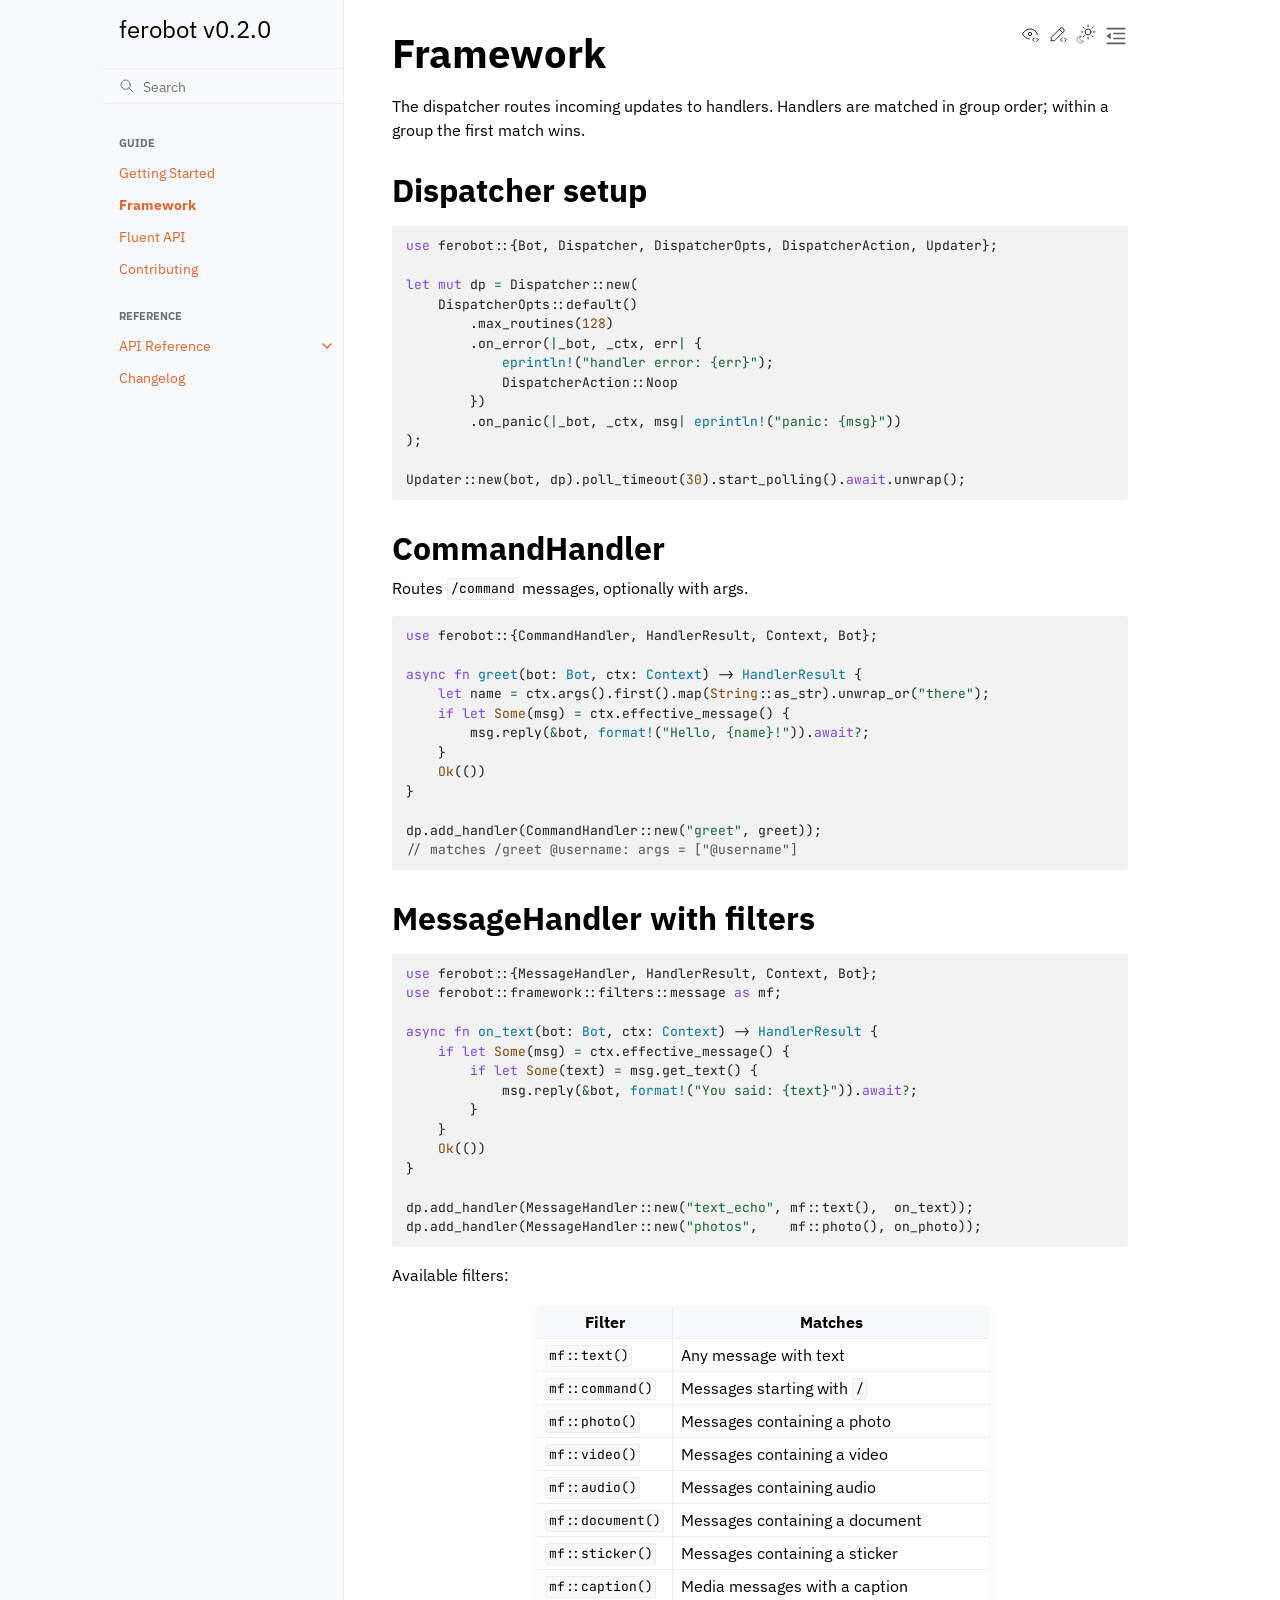
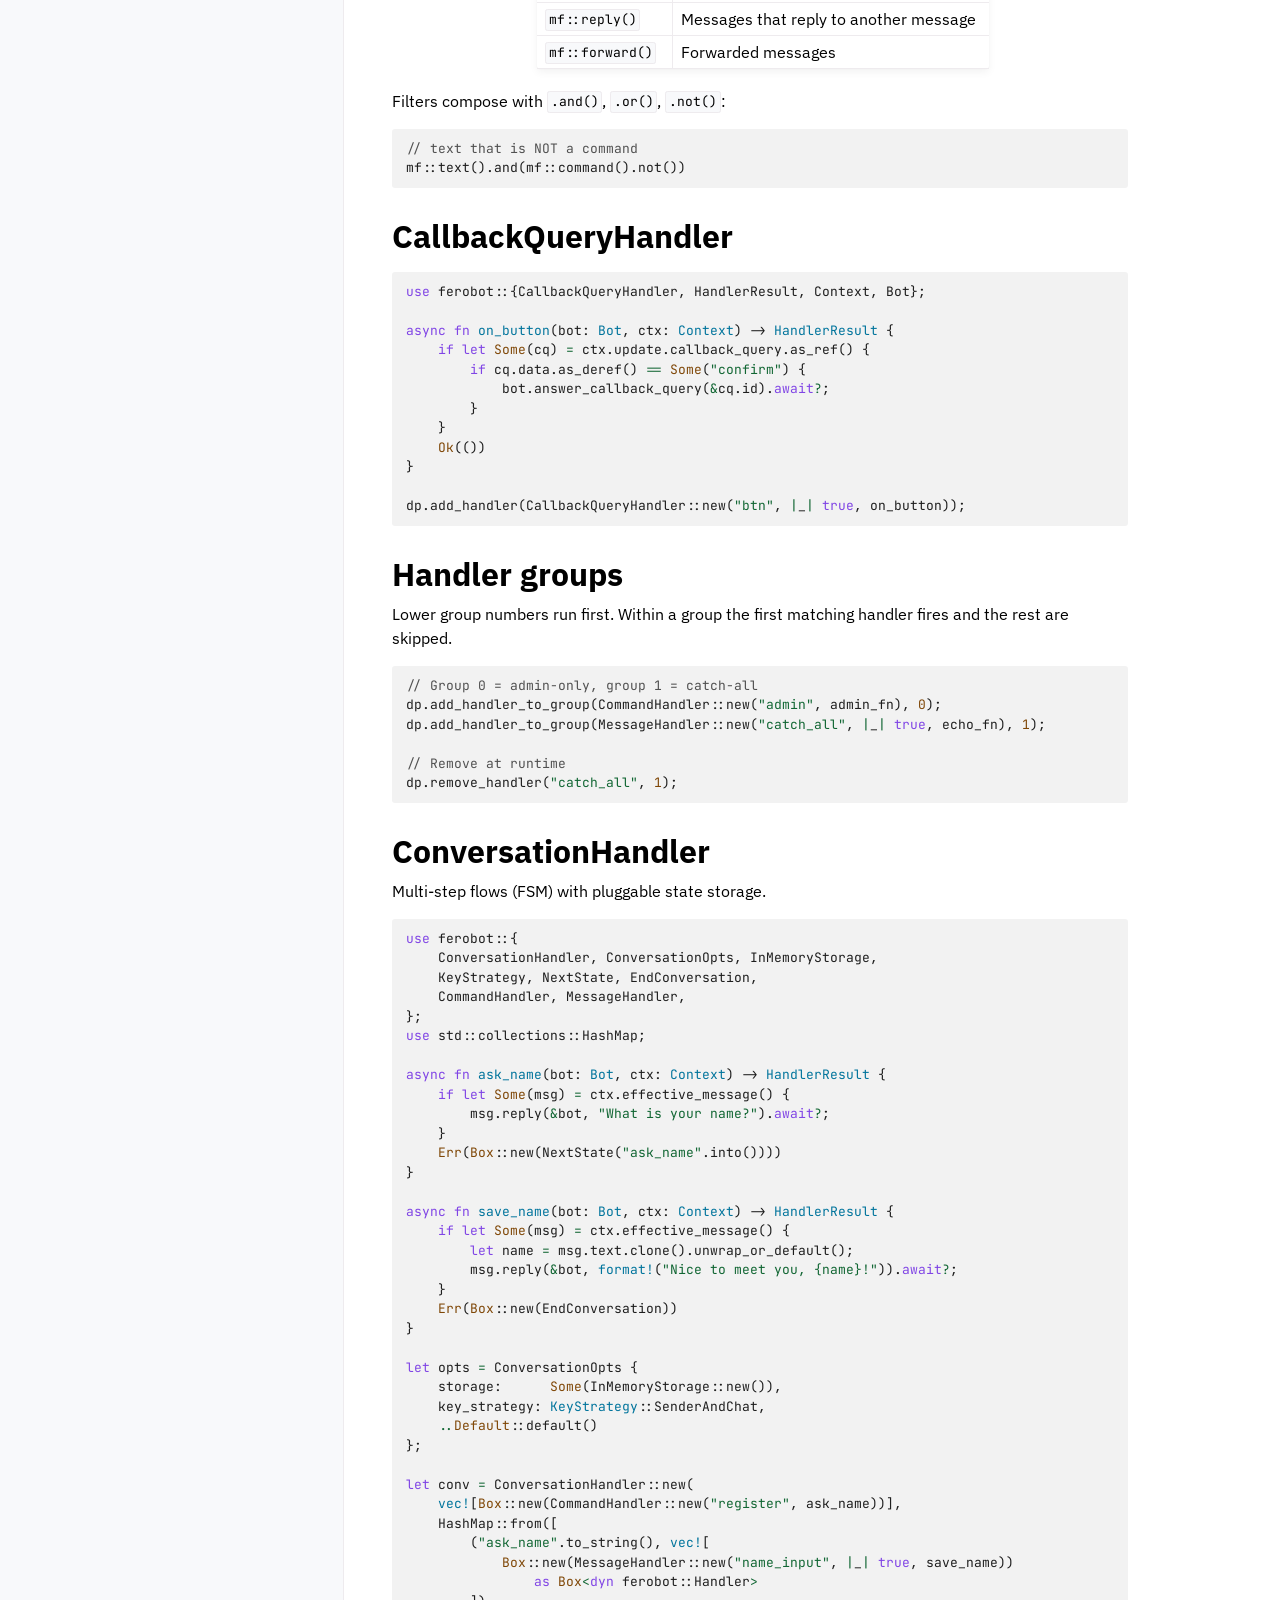
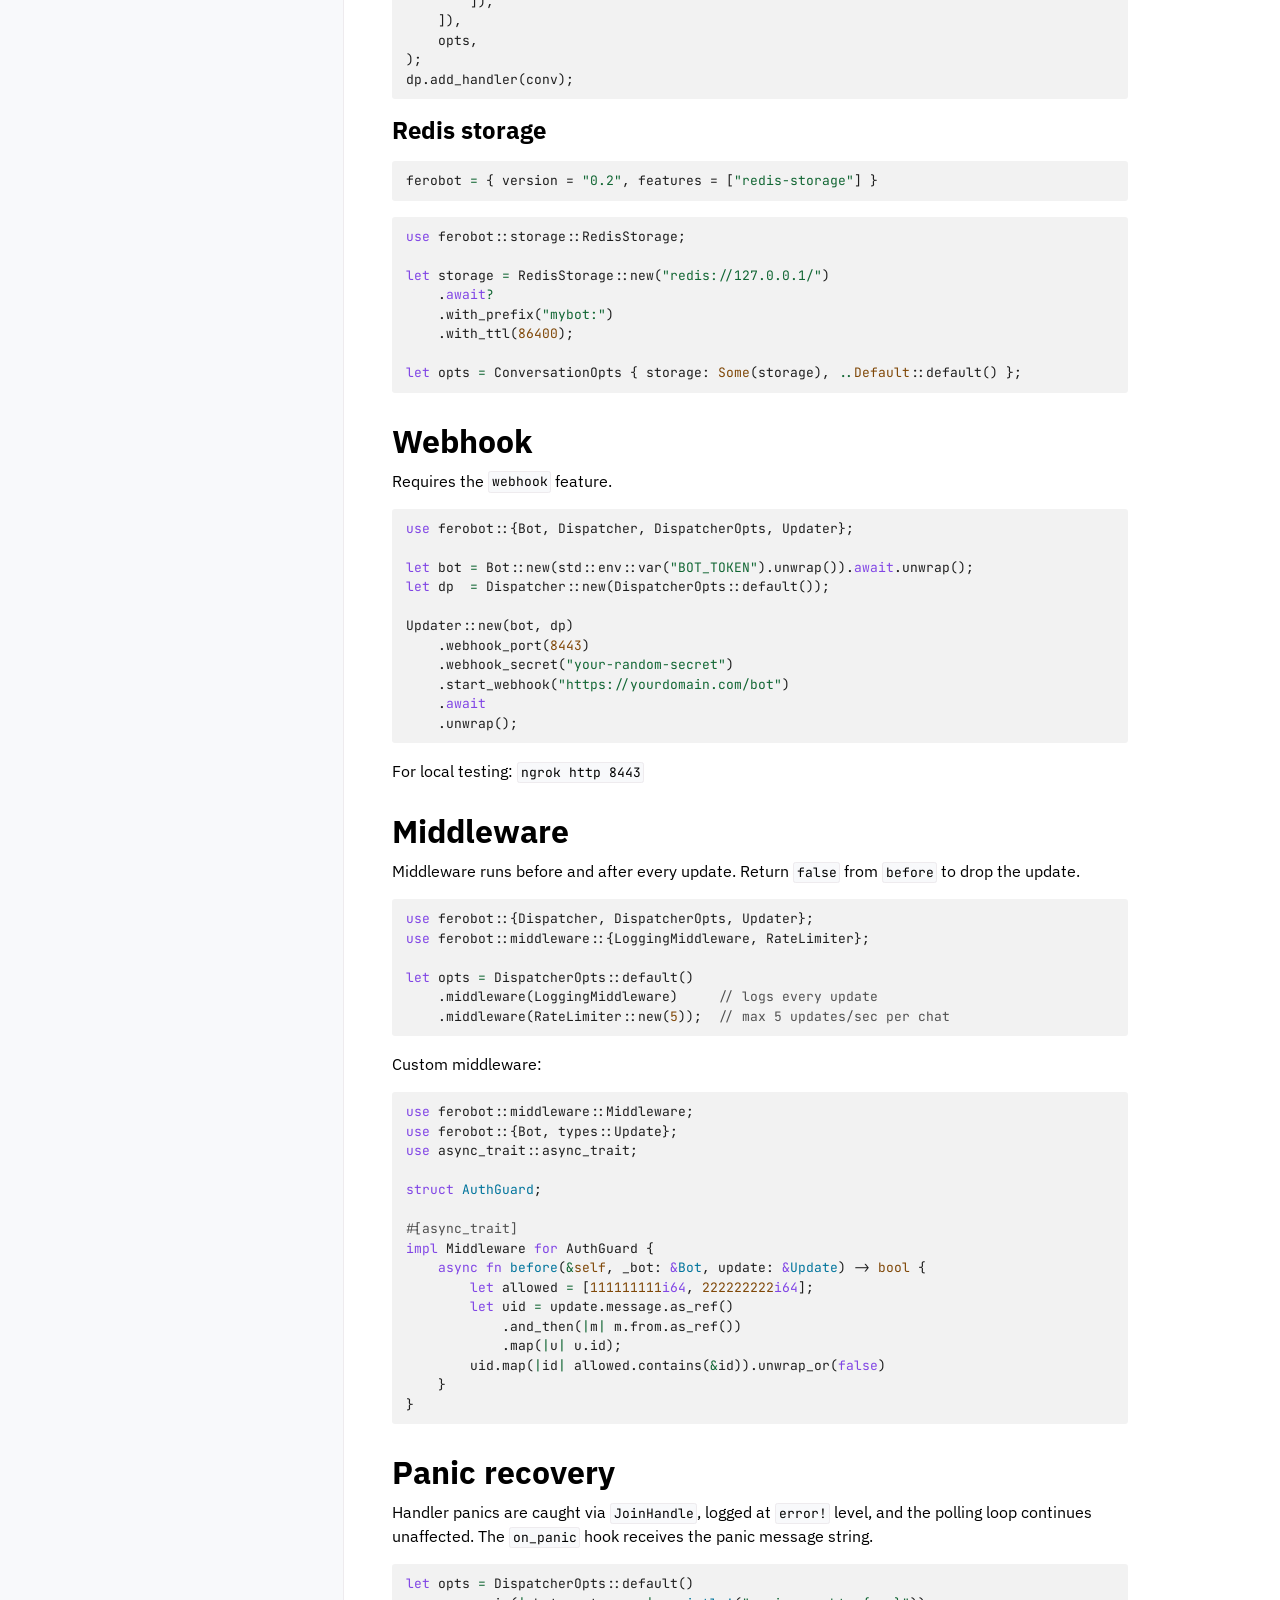
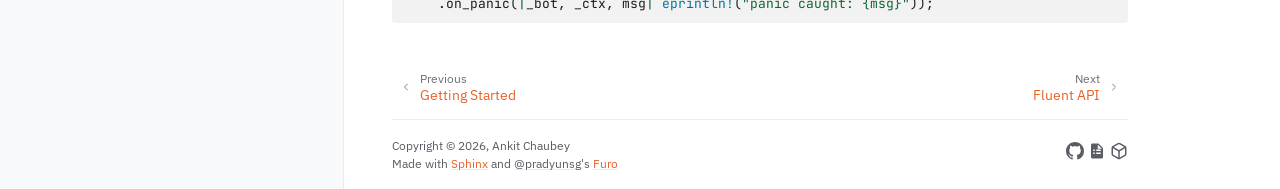
<file: framework.html>
<!doctype html>
<html class="no-js" lang="en" data-content_root="./">
  <head><meta charset="utf-8">
    <meta name="viewport" content="width=device-width,initial-scale=1">
    <meta name="color-scheme" content="light dark"><meta name="viewport" content="width=device-width, initial-scale=1" />
<link rel="index" title="Index" href="genindex.html"><link rel="search" title="Search" href="search.html"><link rel="next" title="Fluent API" href="fluent.html"><link rel="prev" title="Getting Started" href="getting-started.html">

    <!-- Generated with Sphinx 9.0.4 and Furo 2025.12.19 -->
        <title>Framework - ferobot v0.2.0</title>
      <link rel="stylesheet" type="text/css" href="_static/pygments.css?v=d111a655" />
    <link rel="stylesheet" type="text/css" href="_static/styles/furo.css?v=7bdb33bb" />
    <link rel="stylesheet" type="text/css" href="_static/copybutton.css?v=76b2166b" />
    <link rel="stylesheet" type="text/css" href="_static/styles/furo-extensions.css?v=8dab3a3b" />
    <link rel="stylesheet" type="text/css" href="https://fonts.googleapis.com/css2?family=IBM+Plex+Sans:wght@400;500;600;700&family=JetBrains+Mono:wght@400;500&display=swap" />
    
    


<style>
  body {
    --color-code-background: #f2f2f2;
  --color-code-foreground: #1e1e1e;
  --color-brand-primary: #e8622a;
  --color-brand-content: #e8622a;
  --color-admonition-title: #e8622a;
  --font-stack: 'IBM Plex Sans', sans-serif;
  --font-stack--monospace: 'JetBrains Mono', monospace;
  
  }
  @media not print {
    body[data-theme="dark"] {
      --color-code-background: #202020;
  --color-code-foreground: #d0d0d0;
  --color-brand-primary: #f07a46;
  --color-brand-content: #f07a46;
  --color-admonition-title: #f07a46;
  --font-stack: 'IBM Plex Sans', sans-serif;
  --font-stack--monospace: 'JetBrains Mono', monospace;
  
    }
    @media (prefers-color-scheme: dark) {
      body:not([data-theme="light"]) {
        --color-code-background: #202020;
  --color-code-foreground: #d0d0d0;
  --color-brand-primary: #f07a46;
  --color-brand-content: #f07a46;
  --color-admonition-title: #f07a46;
  --font-stack: 'IBM Plex Sans', sans-serif;
  --font-stack--monospace: 'JetBrains Mono', monospace;
  
      }
    }
  }
</style></head>
  <body>
    
    <script>
      document.body.dataset.theme = localStorage.getItem("theme") || "auto";
    </script>
    

<svg xmlns="http://www.w3.org/2000/svg" style="display: none;">
  <symbol id="svg-toc" viewBox="0 0 24 24">
    <title>Contents</title>
    <svg stroke="currentColor" fill="currentColor" stroke-width="0" viewBox="0 0 1024 1024">
      <path d="M408 442h480c4.4 0 8-3.6 8-8v-56c0-4.4-3.6-8-8-8H408c-4.4 0-8 3.6-8 8v56c0 4.4 3.6 8 8 8zm-8 204c0 4.4 3.6 8 8 8h480c4.4 0 8-3.6 8-8v-56c0-4.4-3.6-8-8-8H408c-4.4 0-8 3.6-8 8v56zm504-486H120c-4.4 0-8 3.6-8 8v56c0 4.4 3.6 8 8 8h784c4.4 0 8-3.6 8-8v-56c0-4.4-3.6-8-8-8zm0 632H120c-4.4 0-8 3.6-8 8v56c0 4.4 3.6 8 8 8h784c4.4 0 8-3.6 8-8v-56c0-4.4-3.6-8-8-8zM115.4 518.9L271.7 642c5.8 4.6 14.4.5 14.4-6.9V388.9c0-7.4-8.5-11.5-14.4-6.9L115.4 505.1a8.74 8.74 0 0 0 0 13.8z"/>
    </svg>
  </symbol>
  <symbol id="svg-menu" viewBox="0 0 24 24">
    <title>Menu</title>
    <svg xmlns="http://www.w3.org/2000/svg" viewBox="0 0 24 24" fill="none" stroke="currentColor"
      stroke-width="2" stroke-linecap="round" stroke-linejoin="round" class="feather-menu">
      <line x1="3" y1="12" x2="21" y2="12"></line>
      <line x1="3" y1="6" x2="21" y2="6"></line>
      <line x1="3" y1="18" x2="21" y2="18"></line>
    </svg>
  </symbol>
  <symbol id="svg-arrow-right" viewBox="0 0 24 24">
    <title>Expand</title>
    <svg xmlns="http://www.w3.org/2000/svg" viewBox="0 0 24 24" fill="none" stroke="currentColor"
      stroke-width="2" stroke-linecap="round" stroke-linejoin="round" class="feather-chevron-right">
      <polyline points="9 18 15 12 9 6"></polyline>
    </svg>
  </symbol>
  <symbol id="svg-sun" viewBox="0 0 24 24">
    <title>Light mode</title>
    <svg xmlns="http://www.w3.org/2000/svg" viewBox="0 0 24 24" fill="none" stroke="currentColor"
      stroke-width="1" stroke-linecap="round" stroke-linejoin="round" class="feather-sun">
      <circle cx="12" cy="12" r="5"></circle>
      <line x1="12" y1="1" x2="12" y2="3"></line>
      <line x1="12" y1="21" x2="12" y2="23"></line>
      <line x1="4.22" y1="4.22" x2="5.64" y2="5.64"></line>
      <line x1="18.36" y1="18.36" x2="19.78" y2="19.78"></line>
      <line x1="1" y1="12" x2="3" y2="12"></line>
      <line x1="21" y1="12" x2="23" y2="12"></line>
      <line x1="4.22" y1="19.78" x2="5.64" y2="18.36"></line>
      <line x1="18.36" y1="5.64" x2="19.78" y2="4.22"></line>
    </svg>
  </symbol>
  <symbol id="svg-moon" viewBox="0 0 24 24">
    <title>Dark mode</title>
    <svg xmlns="http://www.w3.org/2000/svg" viewBox="0 0 24 24" fill="none" stroke="currentColor"
      stroke-width="1" stroke-linecap="round" stroke-linejoin="round" class="icon-tabler-moon">
      <path stroke="none" d="M0 0h24v24H0z" fill="none" />
      <path d="M12 3c.132 0 .263 0 .393 0a7.5 7.5 0 0 0 7.92 12.446a9 9 0 1 1 -8.313 -12.454z" />
    </svg>
  </symbol>
  <symbol id="svg-sun-with-moon" viewBox="0 0 24 24">
    <title>Auto light/dark, in light mode</title>
    <svg xmlns="http://www.w3.org/2000/svg" viewBox="0 0 24 24" fill="none" stroke="currentColor"
      stroke-width="1" stroke-linecap="round" stroke-linejoin="round"
      class="icon-custom-derived-from-feather-sun-and-tabler-moon">
      <path style="opacity: 50%" d="M 5.411 14.504 C 5.471 14.504 5.532 14.504 5.591 14.504 C 3.639 16.319 4.383 19.569 6.931 20.352 C 7.693 20.586 8.512 20.551 9.25 20.252 C 8.023 23.207 4.056 23.725 2.11 21.184 C 0.166 18.642 1.702 14.949 4.874 14.536 C 5.051 14.512 5.231 14.5 5.411 14.5 L 5.411 14.504 Z"/>
      <line x1="14.5" y1="3.25" x2="14.5" y2="1.25"/>
      <line x1="14.5" y1="15.85" x2="14.5" y2="17.85"/>
      <line x1="10.044" y1="5.094" x2="8.63" y2="3.68"/>
      <line x1="19" y1="14.05" x2="20.414" y2="15.464"/>
      <line x1="8.2" y1="9.55" x2="6.2" y2="9.55"/>
      <line x1="20.8" y1="9.55" x2="22.8" y2="9.55"/>
      <line x1="10.044" y1="14.006" x2="8.63" y2="15.42"/>
      <line x1="19" y1="5.05" x2="20.414" y2="3.636"/>
      <circle cx="14.5" cy="9.55" r="3.6"/>
    </svg>
  </symbol>
  <symbol id="svg-moon-with-sun" viewBox="0 0 24 24">
    <title>Auto light/dark, in dark mode</title>
    <svg xmlns="http://www.w3.org/2000/svg" viewBox="0 0 24 24" fill="none" stroke="currentColor"
      stroke-width="1" stroke-linecap="round" stroke-linejoin="round"
      class="icon-custom-derived-from-feather-sun-and-tabler-moon">
      <path d="M 8.282 7.007 C 8.385 7.007 8.494 7.007 8.595 7.007 C 5.18 10.184 6.481 15.869 10.942 17.24 C 12.275 17.648 13.706 17.589 15 17.066 C 12.851 22.236 5.91 23.143 2.505 18.696 C -0.897 14.249 1.791 7.786 7.342 7.063 C 7.652 7.021 7.965 7 8.282 7 L 8.282 7.007 Z"/>
      <line style="opacity: 50%" x1="18" y1="3.705" x2="18" y2="2.5"/>
      <line style="opacity: 50%" x1="18" y1="11.295" x2="18" y2="12.5"/>
      <line style="opacity: 50%" x1="15.316" y1="4.816" x2="14.464" y2="3.964"/>
      <line style="opacity: 50%" x1="20.711" y1="10.212" x2="21.563" y2="11.063"/>
      <line style="opacity: 50%" x1="14.205" y1="7.5" x2="13.001" y2="7.5"/>
      <line style="opacity: 50%" x1="21.795" y1="7.5" x2="23" y2="7.5"/>
      <line style="opacity: 50%" x1="15.316" y1="10.184" x2="14.464" y2="11.036"/>
      <line style="opacity: 50%" x1="20.711" y1="4.789" x2="21.563" y2="3.937"/>
      <circle style="opacity: 50%" cx="18" cy="7.5" r="2.169"/>
    </svg>
  </symbol>
  <symbol id="svg-pencil" viewBox="0 0 24 24">
    <svg xmlns="http://www.w3.org/2000/svg" viewBox="0 0 24 24" fill="none" stroke="currentColor"
      stroke-width="1" stroke-linecap="round" stroke-linejoin="round" class="icon-tabler-pencil-code">
      <path d="M4 20h4l10.5 -10.5a2.828 2.828 0 1 0 -4 -4l-10.5 10.5v4" />
      <path d="M13.5 6.5l4 4" />
      <path d="M20 21l2 -2l-2 -2" />
      <path d="M17 17l-2 2l2 2" />
    </svg>
  </symbol>
  <symbol id="svg-eye" viewBox="0 0 24 24">
    <svg xmlns="http://www.w3.org/2000/svg" viewBox="0 0 24 24" fill="none" stroke="currentColor"
      stroke-width="1" stroke-linecap="round" stroke-linejoin="round" class="icon-tabler-eye-code">
      <path stroke="none" d="M0 0h24v24H0z" fill="none" />
      <path d="M10 12a2 2 0 1 0 4 0a2 2 0 0 0 -4 0" />
      <path
        d="M11.11 17.958c-3.209 -.307 -5.91 -2.293 -8.11 -5.958c2.4 -4 5.4 -6 9 -6c3.6 0 6.6 2 9 6c-.21 .352 -.427 .688 -.647 1.008" />
      <path d="M20 21l2 -2l-2 -2" />
      <path d="M17 17l-2 2l2 2" />
    </svg>
  </symbol>
</svg>

<input type="checkbox" class="sidebar-toggle" name="__navigation" id="__navigation" aria-label="Toggle site navigation sidebar">
<input type="checkbox" class="sidebar-toggle" name="__toc" id="__toc" aria-label="Toggle table of contents sidebar">
<label class="overlay sidebar-overlay" for="__navigation"></label>
<label class="overlay toc-overlay" for="__toc"></label>

<a class="skip-to-content muted-link" href="#furo-main-content">Skip to content</a>



<div class="page">
  <header class="mobile-header">
    <div class="header-left">
      <label class="nav-overlay-icon" for="__navigation">
        <span class="icon"><svg><use href="#svg-menu"></use></svg></span>
      </label>
    </div>
    <div class="header-center">
      <a href="index.html"><div class="brand">ferobot v0.2.0</div></a>
    </div>
    <div class="header-right">
      <div class="theme-toggle-container theme-toggle-header">
        <button class="theme-toggle" aria-label="Toggle Light / Dark / Auto color theme">
          <svg class="theme-icon-when-auto-light"><use href="#svg-sun-with-moon"></use></svg>
          <svg class="theme-icon-when-auto-dark"><use href="#svg-moon-with-sun"></use></svg>
          <svg class="theme-icon-when-dark"><use href="#svg-moon"></use></svg>
          <svg class="theme-icon-when-light"><use href="#svg-sun"></use></svg>
        </button>
      </div>
      <label class="toc-overlay-icon toc-header-icon" for="__toc">
        <span class="icon"><svg><use href="#svg-toc"></use></svg></span>
      </label>
    </div>
  </header>
  <aside class="sidebar-drawer">
    <div class="sidebar-container">
      
      <div class="sidebar-sticky"><a class="sidebar-brand" href="index.html">
  
  <span class="sidebar-brand-text">ferobot v0.2.0</span>
  
</a><form class="sidebar-search-container" method="get" action="search.html" role="search">
  <input class="sidebar-search" placeholder="Search" name="q" aria-label="Search">
  <input type="hidden" name="check_keywords" value="yes">
  <input type="hidden" name="area" value="default">
</form>
<div id="searchbox"></div><div class="sidebar-scroll"><div class="sidebar-tree">
  <p class="caption" role="heading"><span class="caption-text">Guide</span></p>
<ul class="current">
<li class="toctree-l1"><a class="reference internal" href="getting-started.html">Getting Started</a></li>
<li class="toctree-l1 current current-page"><a class="current reference internal" href="#">Framework</a></li>
<li class="toctree-l1"><a class="reference internal" href="fluent.html">Fluent API</a></li>
<li class="toctree-l1"><a class="reference internal" href="contributing.html">Contributing</a></li>
</ul>
<p class="caption" role="heading"><span class="caption-text">Reference</span></p>
<ul>
<li class="toctree-l1 has-children"><a class="reference internal" href="reference/index.html">API Reference</a><input aria-label="Toggle navigation of API Reference" class="toctree-checkbox" id="toctree-checkbox-1" name="toctree-checkbox-1" role="switch" type="checkbox"/><label for="toctree-checkbox-1"><span class="icon"><svg><use href="#svg-arrow-right"></use></svg></span></label><ul>
<li class="toctree-l2"><a class="reference internal" href="reference/methods.html">Bot Methods</a></li>
<li class="toctree-l2"><a class="reference internal" href="reference/types.html">Types Reference</a></li>
</ul>
</li>
<li class="toctree-l1"><a class="reference internal" href="changelog.html">Changelog</a></li>
</ul>

</div>
</div>

      </div>
      
    </div>
  </aside>
  <div class="main">
    <div class="content">
      <div class="article-container">
        <a href="#" class="back-to-top muted-link">
          <svg xmlns="http://www.w3.org/2000/svg" viewBox="0 0 24 24">
            <path d="M13 20h-2V8l-5.5 5.5-1.42-1.42L12 4.16l7.92 7.92-1.42 1.42L13 8v12z"></path>
          </svg>
          <span>Back to top</span>
        </a>
        <div class="content-icon-container">
          <div class="view-this-page">
  <a class="muted-link" href="https://github.com/ankit-chaubey/ferobot/blob/main/docs/framework.rst?plain=true" title="View this page">
    <svg><use href="#svg-eye"></use></svg>
    <span class="visually-hidden">View this page</span>
  </a>
</div><div class="edit-this-page">
  <a class="muted-link" href="https://github.com/ankit-chaubey/ferobot/edit/main/docs/framework.rst" rel="edit" title="Edit this page">
    <svg><use href="#svg-pencil"></use></svg>
    <span class="visually-hidden">Edit this page</span>
  </a>
</div><div class="theme-toggle-container theme-toggle-content">
            <button class="theme-toggle" aria-label="Toggle Light / Dark / Auto color theme">
              <svg class="theme-icon-when-auto-light"><use href="#svg-sun-with-moon"></use></svg>
              <svg class="theme-icon-when-auto-dark"><use href="#svg-moon-with-sun"></use></svg>
              <svg class="theme-icon-when-dark"><use href="#svg-moon"></use></svg>
              <svg class="theme-icon-when-light"><use href="#svg-sun"></use></svg>
            </button>
          </div>
          <label class="toc-overlay-icon toc-content-icon" for="__toc">
            <span class="icon"><svg><use href="#svg-toc"></use></svg></span>
          </label>
        </div>
        <article role="main" id="furo-main-content">
          <section id="framework">
<h1>Framework<a class="headerlink" href="#framework" title="Link to this heading">¶</a></h1>
<p>The dispatcher routes incoming updates to handlers.
Handlers are matched in group order; within a group the first match wins.</p>
<section id="dispatcher-setup">
<h2>Dispatcher setup<a class="headerlink" href="#dispatcher-setup" title="Link to this heading">¶</a></h2>
<div class="highlight-rust notranslate"><div class="highlight"><pre><span></span><span class="k">use</span><span class="w"> </span><span class="n">ferobot</span><span class="p">::{</span><span class="n">Bot</span><span class="p">,</span><span class="w"> </span><span class="n">Dispatcher</span><span class="p">,</span><span class="w"> </span><span class="n">DispatcherOpts</span><span class="p">,</span><span class="w"> </span><span class="n">DispatcherAction</span><span class="p">,</span><span class="w"> </span><span class="n">Updater</span><span class="p">};</span>

<span class="kd">let</span><span class="w"> </span><span class="k">mut</span><span class="w"> </span><span class="n">dp</span><span class="w"> </span><span class="o">=</span><span class="w"> </span><span class="n">Dispatcher</span><span class="p">::</span><span class="n">new</span><span class="p">(</span>
<span class="w">    </span><span class="n">DispatcherOpts</span><span class="p">::</span><span class="n">default</span><span class="p">()</span>
<span class="w">        </span><span class="p">.</span><span class="n">max_routines</span><span class="p">(</span><span class="mi">128</span><span class="p">)</span>
<span class="w">        </span><span class="p">.</span><span class="n">on_error</span><span class="p">(</span><span class="o">|</span><span class="n">_bot</span><span class="p">,</span><span class="w"> </span><span class="n">_ctx</span><span class="p">,</span><span class="w"> </span><span class="n">err</span><span class="o">|</span><span class="w"> </span><span class="p">{</span>
<span class="w">            </span><span class="fm">eprintln!</span><span class="p">(</span><span class="s">&quot;handler error: {err}&quot;</span><span class="p">);</span>
<span class="w">            </span><span class="n">DispatcherAction</span><span class="p">::</span><span class="n">Noop</span>
<span class="w">        </span><span class="p">})</span>
<span class="w">        </span><span class="p">.</span><span class="n">on_panic</span><span class="p">(</span><span class="o">|</span><span class="n">_bot</span><span class="p">,</span><span class="w"> </span><span class="n">_ctx</span><span class="p">,</span><span class="w"> </span><span class="n">msg</span><span class="o">|</span><span class="w"> </span><span class="fm">eprintln!</span><span class="p">(</span><span class="s">&quot;panic: {msg}&quot;</span><span class="p">))</span>
<span class="p">);</span>

<span class="n">Updater</span><span class="p">::</span><span class="n">new</span><span class="p">(</span><span class="n">bot</span><span class="p">,</span><span class="w"> </span><span class="n">dp</span><span class="p">).</span><span class="n">poll_timeout</span><span class="p">(</span><span class="mi">30</span><span class="p">).</span><span class="n">start_polling</span><span class="p">().</span><span class="k">await</span><span class="p">.</span><span class="n">unwrap</span><span class="p">();</span>
</pre></div>
</div>
</section>
<section id="commandhandler">
<h2>CommandHandler<a class="headerlink" href="#commandhandler" title="Link to this heading">¶</a></h2>
<p>Routes <code class="docutils literal notranslate"><span class="pre">/command</span></code> messages, optionally with args.</p>
<div class="highlight-rust notranslate"><div class="highlight"><pre><span></span><span class="k">use</span><span class="w"> </span><span class="n">ferobot</span><span class="p">::{</span><span class="n">CommandHandler</span><span class="p">,</span><span class="w"> </span><span class="n">HandlerResult</span><span class="p">,</span><span class="w"> </span><span class="n">Context</span><span class="p">,</span><span class="w"> </span><span class="n">Bot</span><span class="p">};</span>

<span class="k">async</span><span class="w"> </span><span class="k">fn</span><span class="w"> </span><span class="nf">greet</span><span class="p">(</span><span class="n">bot</span><span class="p">:</span><span class="w"> </span><span class="nc">Bot</span><span class="p">,</span><span class="w"> </span><span class="n">ctx</span><span class="p">:</span><span class="w"> </span><span class="nc">Context</span><span class="p">)</span><span class="w"> </span><span class="p">-&gt;</span><span class="w"> </span><span class="nc">HandlerResult</span><span class="w"> </span><span class="p">{</span>
<span class="w">    </span><span class="kd">let</span><span class="w"> </span><span class="n">name</span><span class="w"> </span><span class="o">=</span><span class="w"> </span><span class="n">ctx</span><span class="p">.</span><span class="n">args</span><span class="p">().</span><span class="n">first</span><span class="p">().</span><span class="n">map</span><span class="p">(</span><span class="nb">String</span><span class="p">::</span><span class="n">as_str</span><span class="p">).</span><span class="n">unwrap_or</span><span class="p">(</span><span class="s">&quot;there&quot;</span><span class="p">);</span>
<span class="w">    </span><span class="k">if</span><span class="w"> </span><span class="kd">let</span><span class="w"> </span><span class="nb">Some</span><span class="p">(</span><span class="n">msg</span><span class="p">)</span><span class="w"> </span><span class="o">=</span><span class="w"> </span><span class="n">ctx</span><span class="p">.</span><span class="n">effective_message</span><span class="p">()</span><span class="w"> </span><span class="p">{</span>
<span class="w">        </span><span class="n">msg</span><span class="p">.</span><span class="n">reply</span><span class="p">(</span><span class="o">&amp;</span><span class="n">bot</span><span class="p">,</span><span class="w"> </span><span class="fm">format!</span><span class="p">(</span><span class="s">&quot;Hello, {name}!&quot;</span><span class="p">)).</span><span class="k">await</span><span class="o">?</span><span class="p">;</span>
<span class="w">    </span><span class="p">}</span>
<span class="w">    </span><span class="nb">Ok</span><span class="p">(())</span>
<span class="p">}</span>

<span class="n">dp</span><span class="p">.</span><span class="n">add_handler</span><span class="p">(</span><span class="n">CommandHandler</span><span class="p">::</span><span class="n">new</span><span class="p">(</span><span class="s">&quot;greet&quot;</span><span class="p">,</span><span class="w"> </span><span class="n">greet</span><span class="p">));</span>
<span class="c1">// matches /greet @username: args = [&quot;@username&quot;]</span>
</pre></div>
</div>
</section>
<section id="messagehandler-with-filters">
<h2>MessageHandler with filters<a class="headerlink" href="#messagehandler-with-filters" title="Link to this heading">¶</a></h2>
<div class="highlight-rust notranslate"><div class="highlight"><pre><span></span><span class="k">use</span><span class="w"> </span><span class="n">ferobot</span><span class="p">::{</span><span class="n">MessageHandler</span><span class="p">,</span><span class="w"> </span><span class="n">HandlerResult</span><span class="p">,</span><span class="w"> </span><span class="n">Context</span><span class="p">,</span><span class="w"> </span><span class="n">Bot</span><span class="p">};</span>
<span class="k">use</span><span class="w"> </span><span class="n">ferobot</span><span class="p">::</span><span class="n">framework</span><span class="p">::</span><span class="n">filters</span><span class="p">::</span><span class="n">message</span><span class="w"> </span><span class="k">as</span><span class="w"> </span><span class="n">mf</span><span class="p">;</span>

<span class="k">async</span><span class="w"> </span><span class="k">fn</span><span class="w"> </span><span class="nf">on_text</span><span class="p">(</span><span class="n">bot</span><span class="p">:</span><span class="w"> </span><span class="nc">Bot</span><span class="p">,</span><span class="w"> </span><span class="n">ctx</span><span class="p">:</span><span class="w"> </span><span class="nc">Context</span><span class="p">)</span><span class="w"> </span><span class="p">-&gt;</span><span class="w"> </span><span class="nc">HandlerResult</span><span class="w"> </span><span class="p">{</span>
<span class="w">    </span><span class="k">if</span><span class="w"> </span><span class="kd">let</span><span class="w"> </span><span class="nb">Some</span><span class="p">(</span><span class="n">msg</span><span class="p">)</span><span class="w"> </span><span class="o">=</span><span class="w"> </span><span class="n">ctx</span><span class="p">.</span><span class="n">effective_message</span><span class="p">()</span><span class="w"> </span><span class="p">{</span>
<span class="w">        </span><span class="k">if</span><span class="w"> </span><span class="kd">let</span><span class="w"> </span><span class="nb">Some</span><span class="p">(</span><span class="n">text</span><span class="p">)</span><span class="w"> </span><span class="o">=</span><span class="w"> </span><span class="n">msg</span><span class="p">.</span><span class="n">get_text</span><span class="p">()</span><span class="w"> </span><span class="p">{</span>
<span class="w">            </span><span class="n">msg</span><span class="p">.</span><span class="n">reply</span><span class="p">(</span><span class="o">&amp;</span><span class="n">bot</span><span class="p">,</span><span class="w"> </span><span class="fm">format!</span><span class="p">(</span><span class="s">&quot;You said: {text}&quot;</span><span class="p">)).</span><span class="k">await</span><span class="o">?</span><span class="p">;</span>
<span class="w">        </span><span class="p">}</span>
<span class="w">    </span><span class="p">}</span>
<span class="w">    </span><span class="nb">Ok</span><span class="p">(())</span>
<span class="p">}</span>

<span class="n">dp</span><span class="p">.</span><span class="n">add_handler</span><span class="p">(</span><span class="n">MessageHandler</span><span class="p">::</span><span class="n">new</span><span class="p">(</span><span class="s">&quot;text_echo&quot;</span><span class="p">,</span><span class="w"> </span><span class="n">mf</span><span class="p">::</span><span class="n">text</span><span class="p">(),</span><span class="w">  </span><span class="n">on_text</span><span class="p">));</span>
<span class="n">dp</span><span class="p">.</span><span class="n">add_handler</span><span class="p">(</span><span class="n">MessageHandler</span><span class="p">::</span><span class="n">new</span><span class="p">(</span><span class="s">&quot;photos&quot;</span><span class="p">,</span><span class="w">    </span><span class="n">mf</span><span class="p">::</span><span class="n">photo</span><span class="p">(),</span><span class="w"> </span><span class="n">on_photo</span><span class="p">));</span>
</pre></div>
</div>
<p>Available filters:</p>
<div class="table-wrapper colwidths-given docutils container">
<table class="docutils align-default">
<colgroup>
<col style="width: 30.0%" />
<col style="width: 70.0%" />
</colgroup>
<thead>
<tr class="row-odd"><th class="head"><p>Filter</p></th>
<th class="head"><p>Matches</p></th>
</tr>
</thead>
<tbody>
<tr class="row-even"><td><p><code class="docutils literal notranslate"><span class="pre">mf::text()</span></code></p></td>
<td><p>Any message with text</p></td>
</tr>
<tr class="row-odd"><td><p><code class="docutils literal notranslate"><span class="pre">mf::command()</span></code></p></td>
<td><p>Messages starting with <code class="docutils literal notranslate"><span class="pre">/</span></code></p></td>
</tr>
<tr class="row-even"><td><p><code class="docutils literal notranslate"><span class="pre">mf::photo()</span></code></p></td>
<td><p>Messages containing a photo</p></td>
</tr>
<tr class="row-odd"><td><p><code class="docutils literal notranslate"><span class="pre">mf::video()</span></code></p></td>
<td><p>Messages containing a video</p></td>
</tr>
<tr class="row-even"><td><p><code class="docutils literal notranslate"><span class="pre">mf::audio()</span></code></p></td>
<td><p>Messages containing audio</p></td>
</tr>
<tr class="row-odd"><td><p><code class="docutils literal notranslate"><span class="pre">mf::document()</span></code></p></td>
<td><p>Messages containing a document</p></td>
</tr>
<tr class="row-even"><td><p><code class="docutils literal notranslate"><span class="pre">mf::sticker()</span></code></p></td>
<td><p>Messages containing a sticker</p></td>
</tr>
<tr class="row-odd"><td><p><code class="docutils literal notranslate"><span class="pre">mf::caption()</span></code></p></td>
<td><p>Media messages with a caption</p></td>
</tr>
<tr class="row-even"><td><p><code class="docutils literal notranslate"><span class="pre">mf::reply()</span></code></p></td>
<td><p>Messages that reply to another message</p></td>
</tr>
<tr class="row-odd"><td><p><code class="docutils literal notranslate"><span class="pre">mf::forward()</span></code></p></td>
<td><p>Forwarded messages</p></td>
</tr>
</tbody>
</table>
</div>
<p>Filters compose with <code class="docutils literal notranslate"><span class="pre">.and()</span></code>, <code class="docutils literal notranslate"><span class="pre">.or()</span></code>, <code class="docutils literal notranslate"><span class="pre">.not()</span></code>:</p>
<div class="highlight-rust notranslate"><div class="highlight"><pre><span></span><span class="c1">// text that is NOT a command</span>
<span class="n">mf</span><span class="p">::</span><span class="n">text</span><span class="p">().</span><span class="n">and</span><span class="p">(</span><span class="n">mf</span><span class="p">::</span><span class="n">command</span><span class="p">().</span><span class="n">not</span><span class="p">())</span>
</pre></div>
</div>
</section>
<section id="callbackqueryhandler">
<h2>CallbackQueryHandler<a class="headerlink" href="#callbackqueryhandler" title="Link to this heading">¶</a></h2>
<div class="highlight-rust notranslate"><div class="highlight"><pre><span></span><span class="k">use</span><span class="w"> </span><span class="n">ferobot</span><span class="p">::{</span><span class="n">CallbackQueryHandler</span><span class="p">,</span><span class="w"> </span><span class="n">HandlerResult</span><span class="p">,</span><span class="w"> </span><span class="n">Context</span><span class="p">,</span><span class="w"> </span><span class="n">Bot</span><span class="p">};</span>

<span class="k">async</span><span class="w"> </span><span class="k">fn</span><span class="w"> </span><span class="nf">on_button</span><span class="p">(</span><span class="n">bot</span><span class="p">:</span><span class="w"> </span><span class="nc">Bot</span><span class="p">,</span><span class="w"> </span><span class="n">ctx</span><span class="p">:</span><span class="w"> </span><span class="nc">Context</span><span class="p">)</span><span class="w"> </span><span class="p">-&gt;</span><span class="w"> </span><span class="nc">HandlerResult</span><span class="w"> </span><span class="p">{</span>
<span class="w">    </span><span class="k">if</span><span class="w"> </span><span class="kd">let</span><span class="w"> </span><span class="nb">Some</span><span class="p">(</span><span class="n">cq</span><span class="p">)</span><span class="w"> </span><span class="o">=</span><span class="w"> </span><span class="n">ctx</span><span class="p">.</span><span class="n">update</span><span class="p">.</span><span class="n">callback_query</span><span class="p">.</span><span class="n">as_ref</span><span class="p">()</span><span class="w"> </span><span class="p">{</span>
<span class="w">        </span><span class="k">if</span><span class="w"> </span><span class="n">cq</span><span class="p">.</span><span class="n">data</span><span class="p">.</span><span class="n">as_deref</span><span class="p">()</span><span class="w"> </span><span class="o">==</span><span class="w"> </span><span class="nb">Some</span><span class="p">(</span><span class="s">&quot;confirm&quot;</span><span class="p">)</span><span class="w"> </span><span class="p">{</span>
<span class="w">            </span><span class="n">bot</span><span class="p">.</span><span class="n">answer_callback_query</span><span class="p">(</span><span class="o">&amp;</span><span class="n">cq</span><span class="p">.</span><span class="n">id</span><span class="p">).</span><span class="k">await</span><span class="o">?</span><span class="p">;</span>
<span class="w">        </span><span class="p">}</span>
<span class="w">    </span><span class="p">}</span>
<span class="w">    </span><span class="nb">Ok</span><span class="p">(())</span>
<span class="p">}</span>

<span class="n">dp</span><span class="p">.</span><span class="n">add_handler</span><span class="p">(</span><span class="n">CallbackQueryHandler</span><span class="p">::</span><span class="n">new</span><span class="p">(</span><span class="s">&quot;btn&quot;</span><span class="p">,</span><span class="w"> </span><span class="o">|</span><span class="n">_</span><span class="o">|</span><span class="w"> </span><span class="kc">true</span><span class="p">,</span><span class="w"> </span><span class="n">on_button</span><span class="p">));</span>
</pre></div>
</div>
</section>
<section id="handler-groups">
<h2>Handler groups<a class="headerlink" href="#handler-groups" title="Link to this heading">¶</a></h2>
<p>Lower group numbers run first. Within a group the first matching handler fires and the rest are skipped.</p>
<div class="highlight-rust notranslate"><div class="highlight"><pre><span></span><span class="c1">// Group 0 = admin-only, group 1 = catch-all</span>
<span class="n">dp</span><span class="p">.</span><span class="n">add_handler_to_group</span><span class="p">(</span><span class="n">CommandHandler</span><span class="p">::</span><span class="n">new</span><span class="p">(</span><span class="s">&quot;admin&quot;</span><span class="p">,</span><span class="w"> </span><span class="n">admin_fn</span><span class="p">),</span><span class="w"> </span><span class="mi">0</span><span class="p">);</span>
<span class="n">dp</span><span class="p">.</span><span class="n">add_handler_to_group</span><span class="p">(</span><span class="n">MessageHandler</span><span class="p">::</span><span class="n">new</span><span class="p">(</span><span class="s">&quot;catch_all&quot;</span><span class="p">,</span><span class="w"> </span><span class="o">|</span><span class="n">_</span><span class="o">|</span><span class="w"> </span><span class="kc">true</span><span class="p">,</span><span class="w"> </span><span class="n">echo_fn</span><span class="p">),</span><span class="w"> </span><span class="mi">1</span><span class="p">);</span>

<span class="c1">// Remove at runtime</span>
<span class="n">dp</span><span class="p">.</span><span class="n">remove_handler</span><span class="p">(</span><span class="s">&quot;catch_all&quot;</span><span class="p">,</span><span class="w"> </span><span class="mi">1</span><span class="p">);</span>
</pre></div>
</div>
</section>
<section id="conversationhandler">
<h2>ConversationHandler<a class="headerlink" href="#conversationhandler" title="Link to this heading">¶</a></h2>
<p>Multi-step flows (FSM) with pluggable state storage.</p>
<div class="highlight-rust notranslate"><div class="highlight"><pre><span></span><span class="k">use</span><span class="w"> </span><span class="n">ferobot</span><span class="p">::{</span>
<span class="w">    </span><span class="n">ConversationHandler</span><span class="p">,</span><span class="w"> </span><span class="n">ConversationOpts</span><span class="p">,</span><span class="w"> </span><span class="n">InMemoryStorage</span><span class="p">,</span>
<span class="w">    </span><span class="n">KeyStrategy</span><span class="p">,</span><span class="w"> </span><span class="n">NextState</span><span class="p">,</span><span class="w"> </span><span class="n">EndConversation</span><span class="p">,</span>
<span class="w">    </span><span class="n">CommandHandler</span><span class="p">,</span><span class="w"> </span><span class="n">MessageHandler</span><span class="p">,</span>
<span class="p">};</span>
<span class="k">use</span><span class="w"> </span><span class="n">std</span><span class="p">::</span><span class="n">collections</span><span class="p">::</span><span class="n">HashMap</span><span class="p">;</span>

<span class="k">async</span><span class="w"> </span><span class="k">fn</span><span class="w"> </span><span class="nf">ask_name</span><span class="p">(</span><span class="n">bot</span><span class="p">:</span><span class="w"> </span><span class="nc">Bot</span><span class="p">,</span><span class="w"> </span><span class="n">ctx</span><span class="p">:</span><span class="w"> </span><span class="nc">Context</span><span class="p">)</span><span class="w"> </span><span class="p">-&gt;</span><span class="w"> </span><span class="nc">HandlerResult</span><span class="w"> </span><span class="p">{</span>
<span class="w">    </span><span class="k">if</span><span class="w"> </span><span class="kd">let</span><span class="w"> </span><span class="nb">Some</span><span class="p">(</span><span class="n">msg</span><span class="p">)</span><span class="w"> </span><span class="o">=</span><span class="w"> </span><span class="n">ctx</span><span class="p">.</span><span class="n">effective_message</span><span class="p">()</span><span class="w"> </span><span class="p">{</span>
<span class="w">        </span><span class="n">msg</span><span class="p">.</span><span class="n">reply</span><span class="p">(</span><span class="o">&amp;</span><span class="n">bot</span><span class="p">,</span><span class="w"> </span><span class="s">&quot;What is your name?&quot;</span><span class="p">).</span><span class="k">await</span><span class="o">?</span><span class="p">;</span>
<span class="w">    </span><span class="p">}</span>
<span class="w">    </span><span class="nb">Err</span><span class="p">(</span><span class="nb">Box</span><span class="p">::</span><span class="n">new</span><span class="p">(</span><span class="n">NextState</span><span class="p">(</span><span class="s">&quot;ask_name&quot;</span><span class="p">.</span><span class="n">into</span><span class="p">())))</span>
<span class="p">}</span>

<span class="k">async</span><span class="w"> </span><span class="k">fn</span><span class="w"> </span><span class="nf">save_name</span><span class="p">(</span><span class="n">bot</span><span class="p">:</span><span class="w"> </span><span class="nc">Bot</span><span class="p">,</span><span class="w"> </span><span class="n">ctx</span><span class="p">:</span><span class="w"> </span><span class="nc">Context</span><span class="p">)</span><span class="w"> </span><span class="p">-&gt;</span><span class="w"> </span><span class="nc">HandlerResult</span><span class="w"> </span><span class="p">{</span>
<span class="w">    </span><span class="k">if</span><span class="w"> </span><span class="kd">let</span><span class="w"> </span><span class="nb">Some</span><span class="p">(</span><span class="n">msg</span><span class="p">)</span><span class="w"> </span><span class="o">=</span><span class="w"> </span><span class="n">ctx</span><span class="p">.</span><span class="n">effective_message</span><span class="p">()</span><span class="w"> </span><span class="p">{</span>
<span class="w">        </span><span class="kd">let</span><span class="w"> </span><span class="n">name</span><span class="w"> </span><span class="o">=</span><span class="w"> </span><span class="n">msg</span><span class="p">.</span><span class="n">text</span><span class="p">.</span><span class="n">clone</span><span class="p">().</span><span class="n">unwrap_or_default</span><span class="p">();</span>
<span class="w">        </span><span class="n">msg</span><span class="p">.</span><span class="n">reply</span><span class="p">(</span><span class="o">&amp;</span><span class="n">bot</span><span class="p">,</span><span class="w"> </span><span class="fm">format!</span><span class="p">(</span><span class="s">&quot;Nice to meet you, {name}!&quot;</span><span class="p">)).</span><span class="k">await</span><span class="o">?</span><span class="p">;</span>
<span class="w">    </span><span class="p">}</span>
<span class="w">    </span><span class="nb">Err</span><span class="p">(</span><span class="nb">Box</span><span class="p">::</span><span class="n">new</span><span class="p">(</span><span class="n">EndConversation</span><span class="p">))</span>
<span class="p">}</span>

<span class="kd">let</span><span class="w"> </span><span class="n">opts</span><span class="w"> </span><span class="o">=</span><span class="w"> </span><span class="n">ConversationOpts</span><span class="w"> </span><span class="p">{</span>
<span class="w">    </span><span class="n">storage</span><span class="p">:</span><span class="w">      </span><span class="nb">Some</span><span class="p">(</span><span class="n">InMemoryStorage</span><span class="p">::</span><span class="n">new</span><span class="p">()),</span>
<span class="w">    </span><span class="n">key_strategy</span><span class="p">:</span><span class="w"> </span><span class="nc">KeyStrategy</span><span class="p">::</span><span class="n">SenderAndChat</span><span class="p">,</span>
<span class="w">    </span><span class="o">..</span><span class="nb">Default</span><span class="p">::</span><span class="n">default</span><span class="p">()</span>
<span class="p">};</span>

<span class="kd">let</span><span class="w"> </span><span class="n">conv</span><span class="w"> </span><span class="o">=</span><span class="w"> </span><span class="n">ConversationHandler</span><span class="p">::</span><span class="n">new</span><span class="p">(</span>
<span class="w">    </span><span class="fm">vec!</span><span class="p">[</span><span class="nb">Box</span><span class="p">::</span><span class="n">new</span><span class="p">(</span><span class="n">CommandHandler</span><span class="p">::</span><span class="n">new</span><span class="p">(</span><span class="s">&quot;register&quot;</span><span class="p">,</span><span class="w"> </span><span class="n">ask_name</span><span class="p">))],</span>
<span class="w">    </span><span class="n">HashMap</span><span class="p">::</span><span class="n">from</span><span class="p">([</span>
<span class="w">        </span><span class="p">(</span><span class="s">&quot;ask_name&quot;</span><span class="p">.</span><span class="n">to_string</span><span class="p">(),</span><span class="w"> </span><span class="fm">vec!</span><span class="p">[</span>
<span class="w">            </span><span class="nb">Box</span><span class="p">::</span><span class="n">new</span><span class="p">(</span><span class="n">MessageHandler</span><span class="p">::</span><span class="n">new</span><span class="p">(</span><span class="s">&quot;name_input&quot;</span><span class="p">,</span><span class="w"> </span><span class="o">|</span><span class="n">_</span><span class="o">|</span><span class="w"> </span><span class="kc">true</span><span class="p">,</span><span class="w"> </span><span class="n">save_name</span><span class="p">))</span>
<span class="w">                </span><span class="k">as</span><span class="w"> </span><span class="nb">Box</span><span class="o">&lt;</span><span class="k">dyn</span><span class="w"> </span><span class="n">ferobot</span><span class="p">::</span><span class="n">Handler</span><span class="o">&gt;</span>
<span class="w">        </span><span class="p">]),</span>
<span class="w">    </span><span class="p">]),</span>
<span class="w">    </span><span class="n">opts</span><span class="p">,</span>
<span class="p">);</span>
<span class="n">dp</span><span class="p">.</span><span class="n">add_handler</span><span class="p">(</span><span class="n">conv</span><span class="p">);</span>
</pre></div>
</div>
<section id="redis-storage">
<h3>Redis storage<a class="headerlink" href="#redis-storage" title="Link to this heading">¶</a></h3>
<div class="highlight-toml notranslate"><div class="highlight"><pre><span></span><span class="n">ferobot</span><span class="w"> </span><span class="o">=</span><span class="w"> </span><span class="p">{</span><span class="w"> </span><span class="n">version</span><span class="w"> </span><span class="p">=</span><span class="w"> </span><span class="s2">&quot;0.2&quot;</span><span class="p">,</span><span class="w"> </span><span class="n">features</span><span class="w"> </span><span class="p">=</span><span class="w"> </span><span class="p">[</span><span class="s2">&quot;redis-storage&quot;</span><span class="p">]</span><span class="w"> </span><span class="p">}</span>
</pre></div>
</div>
<div class="highlight-rust notranslate"><div class="highlight"><pre><span></span><span class="k">use</span><span class="w"> </span><span class="n">ferobot</span><span class="p">::</span><span class="n">storage</span><span class="p">::</span><span class="n">RedisStorage</span><span class="p">;</span>

<span class="kd">let</span><span class="w"> </span><span class="n">storage</span><span class="w"> </span><span class="o">=</span><span class="w"> </span><span class="n">RedisStorage</span><span class="p">::</span><span class="n">new</span><span class="p">(</span><span class="s">&quot;redis://127.0.0.1/&quot;</span><span class="p">)</span>
<span class="w">    </span><span class="p">.</span><span class="k">await</span><span class="o">?</span>
<span class="w">    </span><span class="p">.</span><span class="n">with_prefix</span><span class="p">(</span><span class="s">&quot;mybot:&quot;</span><span class="p">)</span>
<span class="w">    </span><span class="p">.</span><span class="n">with_ttl</span><span class="p">(</span><span class="mi">86400</span><span class="p">);</span>

<span class="kd">let</span><span class="w"> </span><span class="n">opts</span><span class="w"> </span><span class="o">=</span><span class="w"> </span><span class="n">ConversationOpts</span><span class="w"> </span><span class="p">{</span><span class="w"> </span><span class="n">storage</span><span class="p">:</span><span class="w"> </span><span class="nb">Some</span><span class="p">(</span><span class="n">storage</span><span class="p">),</span><span class="w"> </span><span class="o">..</span><span class="nb">Default</span><span class="p">::</span><span class="n">default</span><span class="p">()</span><span class="w"> </span><span class="p">};</span>
</pre></div>
</div>
</section>
</section>
<section id="webhook">
<h2>Webhook<a class="headerlink" href="#webhook" title="Link to this heading">¶</a></h2>
<p>Requires the <code class="docutils literal notranslate"><span class="pre">webhook</span></code> feature.</p>
<div class="highlight-rust notranslate"><div class="highlight"><pre><span></span><span class="k">use</span><span class="w"> </span><span class="n">ferobot</span><span class="p">::{</span><span class="n">Bot</span><span class="p">,</span><span class="w"> </span><span class="n">Dispatcher</span><span class="p">,</span><span class="w"> </span><span class="n">DispatcherOpts</span><span class="p">,</span><span class="w"> </span><span class="n">Updater</span><span class="p">};</span>

<span class="kd">let</span><span class="w"> </span><span class="n">bot</span><span class="w"> </span><span class="o">=</span><span class="w"> </span><span class="n">Bot</span><span class="p">::</span><span class="n">new</span><span class="p">(</span><span class="n">std</span><span class="p">::</span><span class="n">env</span><span class="p">::</span><span class="n">var</span><span class="p">(</span><span class="s">&quot;BOT_TOKEN&quot;</span><span class="p">).</span><span class="n">unwrap</span><span class="p">()).</span><span class="k">await</span><span class="p">.</span><span class="n">unwrap</span><span class="p">();</span>
<span class="kd">let</span><span class="w"> </span><span class="n">dp</span><span class="w">  </span><span class="o">=</span><span class="w"> </span><span class="n">Dispatcher</span><span class="p">::</span><span class="n">new</span><span class="p">(</span><span class="n">DispatcherOpts</span><span class="p">::</span><span class="n">default</span><span class="p">());</span>

<span class="n">Updater</span><span class="p">::</span><span class="n">new</span><span class="p">(</span><span class="n">bot</span><span class="p">,</span><span class="w"> </span><span class="n">dp</span><span class="p">)</span>
<span class="w">    </span><span class="p">.</span><span class="n">webhook_port</span><span class="p">(</span><span class="mi">8443</span><span class="p">)</span>
<span class="w">    </span><span class="p">.</span><span class="n">webhook_secret</span><span class="p">(</span><span class="s">&quot;your-random-secret&quot;</span><span class="p">)</span>
<span class="w">    </span><span class="p">.</span><span class="n">start_webhook</span><span class="p">(</span><span class="s">&quot;https://yourdomain.com/bot&quot;</span><span class="p">)</span>
<span class="w">    </span><span class="p">.</span><span class="k">await</span>
<span class="w">    </span><span class="p">.</span><span class="n">unwrap</span><span class="p">();</span>
</pre></div>
</div>
<p>For local testing: <code class="docutils literal notranslate"><span class="pre">ngrok</span> <span class="pre">http</span> <span class="pre">8443</span></code></p>
</section>
<section id="middleware">
<h2>Middleware<a class="headerlink" href="#middleware" title="Link to this heading">¶</a></h2>
<p>Middleware runs before and after every update. Return <code class="docutils literal notranslate"><span class="pre">false</span></code> from <code class="docutils literal notranslate"><span class="pre">before</span></code> to drop the update.</p>
<div class="highlight-rust notranslate"><div class="highlight"><pre><span></span><span class="k">use</span><span class="w"> </span><span class="n">ferobot</span><span class="p">::{</span><span class="n">Dispatcher</span><span class="p">,</span><span class="w"> </span><span class="n">DispatcherOpts</span><span class="p">,</span><span class="w"> </span><span class="n">Updater</span><span class="p">};</span>
<span class="k">use</span><span class="w"> </span><span class="n">ferobot</span><span class="p">::</span><span class="n">middleware</span><span class="p">::{</span><span class="n">LoggingMiddleware</span><span class="p">,</span><span class="w"> </span><span class="n">RateLimiter</span><span class="p">};</span>

<span class="kd">let</span><span class="w"> </span><span class="n">opts</span><span class="w"> </span><span class="o">=</span><span class="w"> </span><span class="n">DispatcherOpts</span><span class="p">::</span><span class="n">default</span><span class="p">()</span>
<span class="w">    </span><span class="p">.</span><span class="n">middleware</span><span class="p">(</span><span class="n">LoggingMiddleware</span><span class="p">)</span><span class="w">     </span><span class="c1">// logs every update</span>
<span class="w">    </span><span class="p">.</span><span class="n">middleware</span><span class="p">(</span><span class="n">RateLimiter</span><span class="p">::</span><span class="n">new</span><span class="p">(</span><span class="mi">5</span><span class="p">));</span><span class="w">  </span><span class="c1">// max 5 updates/sec per chat</span>
</pre></div>
</div>
<p>Custom middleware:</p>
<div class="highlight-rust notranslate"><div class="highlight"><pre><span></span><span class="k">use</span><span class="w"> </span><span class="n">ferobot</span><span class="p">::</span><span class="n">middleware</span><span class="p">::</span><span class="n">Middleware</span><span class="p">;</span>
<span class="k">use</span><span class="w"> </span><span class="n">ferobot</span><span class="p">::{</span><span class="n">Bot</span><span class="p">,</span><span class="w"> </span><span class="n">types</span><span class="p">::</span><span class="n">Update</span><span class="p">};</span>
<span class="k">use</span><span class="w"> </span><span class="n">async_trait</span><span class="p">::</span><span class="n">async_trait</span><span class="p">;</span>

<span class="k">struct</span><span class="w"> </span><span class="nc">AuthGuard</span><span class="p">;</span>

<span class="cp">#[async_trait]</span>
<span class="k">impl</span><span class="w"> </span><span class="n">Middleware</span><span class="w"> </span><span class="k">for</span><span class="w"> </span><span class="n">AuthGuard</span><span class="w"> </span><span class="p">{</span>
<span class="w">    </span><span class="k">async</span><span class="w"> </span><span class="k">fn</span><span class="w"> </span><span class="nf">before</span><span class="p">(</span><span class="o">&amp;</span><span class="bp">self</span><span class="p">,</span><span class="w"> </span><span class="n">_bot</span><span class="p">:</span><span class="w"> </span><span class="kp">&amp;</span><span class="nc">Bot</span><span class="p">,</span><span class="w"> </span><span class="n">update</span><span class="p">:</span><span class="w"> </span><span class="kp">&amp;</span><span class="nc">Update</span><span class="p">)</span><span class="w"> </span><span class="p">-&gt;</span><span class="w"> </span><span class="kt">bool</span><span class="w"> </span><span class="p">{</span>
<span class="w">        </span><span class="kd">let</span><span class="w"> </span><span class="n">allowed</span><span class="w"> </span><span class="o">=</span><span class="w"> </span><span class="p">[</span><span class="mi">111111111</span><span class="k">i64</span><span class="p">,</span><span class="w"> </span><span class="mi">222222222</span><span class="k">i64</span><span class="p">];</span>
<span class="w">        </span><span class="kd">let</span><span class="w"> </span><span class="n">uid</span><span class="w"> </span><span class="o">=</span><span class="w"> </span><span class="n">update</span><span class="p">.</span><span class="n">message</span><span class="p">.</span><span class="n">as_ref</span><span class="p">()</span>
<span class="w">            </span><span class="p">.</span><span class="n">and_then</span><span class="p">(</span><span class="o">|</span><span class="n">m</span><span class="o">|</span><span class="w"> </span><span class="n">m</span><span class="p">.</span><span class="n">from</span><span class="p">.</span><span class="n">as_ref</span><span class="p">())</span>
<span class="w">            </span><span class="p">.</span><span class="n">map</span><span class="p">(</span><span class="o">|</span><span class="n">u</span><span class="o">|</span><span class="w"> </span><span class="n">u</span><span class="p">.</span><span class="n">id</span><span class="p">);</span>
<span class="w">        </span><span class="n">uid</span><span class="p">.</span><span class="n">map</span><span class="p">(</span><span class="o">|</span><span class="n">id</span><span class="o">|</span><span class="w"> </span><span class="n">allowed</span><span class="p">.</span><span class="n">contains</span><span class="p">(</span><span class="o">&amp;</span><span class="n">id</span><span class="p">)).</span><span class="n">unwrap_or</span><span class="p">(</span><span class="kc">false</span><span class="p">)</span>
<span class="w">    </span><span class="p">}</span>
<span class="p">}</span>
</pre></div>
</div>
</section>
<section id="panic-recovery">
<h2>Panic recovery<a class="headerlink" href="#panic-recovery" title="Link to this heading">¶</a></h2>
<p>Handler panics are caught via <code class="docutils literal notranslate"><span class="pre">JoinHandle</span></code>, logged at <code class="docutils literal notranslate"><span class="pre">error!</span></code> level, and the polling loop continues unaffected.
The <code class="docutils literal notranslate"><span class="pre">on_panic</span></code> hook receives the panic message string.</p>
<div class="highlight-rust notranslate"><div class="highlight"><pre><span></span><span class="kd">let</span><span class="w"> </span><span class="n">opts</span><span class="w"> </span><span class="o">=</span><span class="w"> </span><span class="n">DispatcherOpts</span><span class="p">::</span><span class="n">default</span><span class="p">()</span>
<span class="w">    </span><span class="p">.</span><span class="n">on_panic</span><span class="p">(</span><span class="o">|</span><span class="n">_bot</span><span class="p">,</span><span class="w"> </span><span class="n">_ctx</span><span class="p">,</span><span class="w"> </span><span class="n">msg</span><span class="o">|</span><span class="w"> </span><span class="fm">eprintln!</span><span class="p">(</span><span class="s">&quot;panic caught: {msg}&quot;</span><span class="p">));</span>
</pre></div>
</div>
</section>
</section>

        </article>
      </div>
      <footer>
        
        <div class="related-pages">
          <a class="next-page" href="fluent.html">
              <div class="page-info">
                <div class="context">
                  <span>Next</span>
                </div>
                <div class="title">Fluent API</div>
              </div>
              <svg class="furo-related-icon"><use href="#svg-arrow-right"></use></svg>
            </a>
          <a class="prev-page" href="getting-started.html">
              <svg class="furo-related-icon"><use href="#svg-arrow-right"></use></svg>
              <div class="page-info">
                <div class="context">
                  <span>Previous</span>
                </div>
                
                <div class="title">Getting Started</div>
                
              </div>
            </a>
        </div>
        <div class="bottom-of-page">
          <div class="left-details">
            <div class="copyright">
                Copyright &#169; 2026, Ankit Chaubey
            </div>
            Made with <a href="https://www.sphinx-doc.org/">Sphinx</a> and <a class="muted-link" href="https://pradyunsg.me">@pradyunsg</a>'s
            
            <a href="https://github.com/pradyunsg/furo">Furo</a>
            
          </div>
          <div class="right-details">
            <div class="icons">
              <a class="muted-link " href="https://github.com/ankit-chaubey/ferobot" aria-label="GitHub"><svg stroke="currentColor" fill="currentColor" stroke-width="0" viewBox="0 0 16 16" height="1em" width="1em" xmlns="http://www.w3.org/2000/svg"><path d="M8 0C3.58 0 0 3.58 0 8c0 3.54 2.29 6.53 5.47 7.59.4.07.55-.17.55-.38 0-.19-.01-.82-.01-1.49-2.01.37-2.53-.49-2.69-.94-.09-.23-.48-.94-.82-1.13-.28-.15-.68-.52-.01-.53.63-.01 1.08.58 1.23.82.72 1.21 1.87.87 2.33.66.07-.52.28-.87.51-1.07-1.78-.2-3.64-.89-3.64-3.95 0-.87.31-1.59.82-2.15-.08-.2-.36-1.02.08-2.12 0 0 .67-.21 2.2.82.64-.18 1.32-.27 2-.27.68 0 1.36.09 2 .27 1.53-1.04 2.2-.82 2.2-.82.44 1.1.16 1.92.08 2.12.51.56.82 1.27.82 2.15 0 3.07-1.87 3.75-3.65 3.95.29.25.54.73.54 1.48 0 1.07-.01 1.93-.01 2.2 0 .21.15.46.55.38A8.012 8.012 0 0 0 16 8c0-4.42-3.58-8-8-8z"></path></svg></a>
              <a class="muted-link " href="https://docs.rs/ferobot" aria-label="docs.rs"><svg stroke="currentColor" fill="currentColor" stroke-width="0" viewBox="0 0 24 24" height="1em" width="1em" xmlns="http://www.w3.org/2000/svg"><path d="M13 9h5.5L13 3.5V9M6 2h8l6 6v12a2 2 0 0 1-2 2H6a2 2 0 0 1-2-2V4c0-1.11.89-2 2-2m5 12v2h6v-2h-6m0-4v2h6v-2h-6m-4 0v2h2v-2H7m0 4v2h2v-2H7z"/></svg></a>
              <a class="muted-link " href="https://crates.io/crates/ferobot" aria-label="crates.io"><svg stroke="currentColor" fill="none" stroke-width="2" viewBox="0 0 24 24" height="1em" width="1em" xmlns="http://www.w3.org/2000/svg"><path d="M21 16V8a2 2 0 0 0-1-1.73l-7-4a2 2 0 0 0-2 0l-7 4A2 2 0 0 0 3 8v8a2 2 0 0 0 1 1.73l7 4a2 2 0 0 0 2 0l7-4A2 2 0 0 0 21 16z"/><polyline points="3.27 6.96 12 12.01 20.73 6.96"/><line x1="12" y1="22.08" x2="12" y2="12"/></svg></a>
              
            </div>
          </div>
        </div>
        
      </footer>
    </div>
    <aside class="toc-drawer">
      
      
      <div class="toc-sticky toc-scroll">
        <div class="toc-title-container">
          <span class="toc-title">
            On this page
          </span>
        </div>
        <div class="toc-tree-container">
          <div class="toc-tree">
            <ul>
<li><a class="reference internal" href="#">Framework</a><ul>
<li><a class="reference internal" href="#dispatcher-setup">Dispatcher setup</a></li>
<li><a class="reference internal" href="#commandhandler">CommandHandler</a></li>
<li><a class="reference internal" href="#messagehandler-with-filters">MessageHandler with filters</a></li>
<li><a class="reference internal" href="#callbackqueryhandler">CallbackQueryHandler</a></li>
<li><a class="reference internal" href="#handler-groups">Handler groups</a></li>
<li><a class="reference internal" href="#conversationhandler">ConversationHandler</a><ul>
<li><a class="reference internal" href="#redis-storage">Redis storage</a></li>
</ul>
</li>
<li><a class="reference internal" href="#webhook">Webhook</a></li>
<li><a class="reference internal" href="#middleware">Middleware</a></li>
<li><a class="reference internal" href="#panic-recovery">Panic recovery</a></li>
</ul>
</li>
</ul>

          </div>
        </div>
      </div>
      
      
    </aside>
  </div>
</div><script src="_static/documentation_options.js?v=95e61db4"></script>
    <script src="_static/doctools.js?v=fd6eb6e6"></script>
    <script src="_static/sphinx_highlight.js?v=6ffebe34"></script>
    <script src="_static/scripts/furo.js?v=46bd48cc"></script>
    <script src="_static/clipboard.min.js?v=a7894cd8"></script>
    <script src="_static/copybutton.js?v=cca77546"></script>
    </body>
</html>
</file>
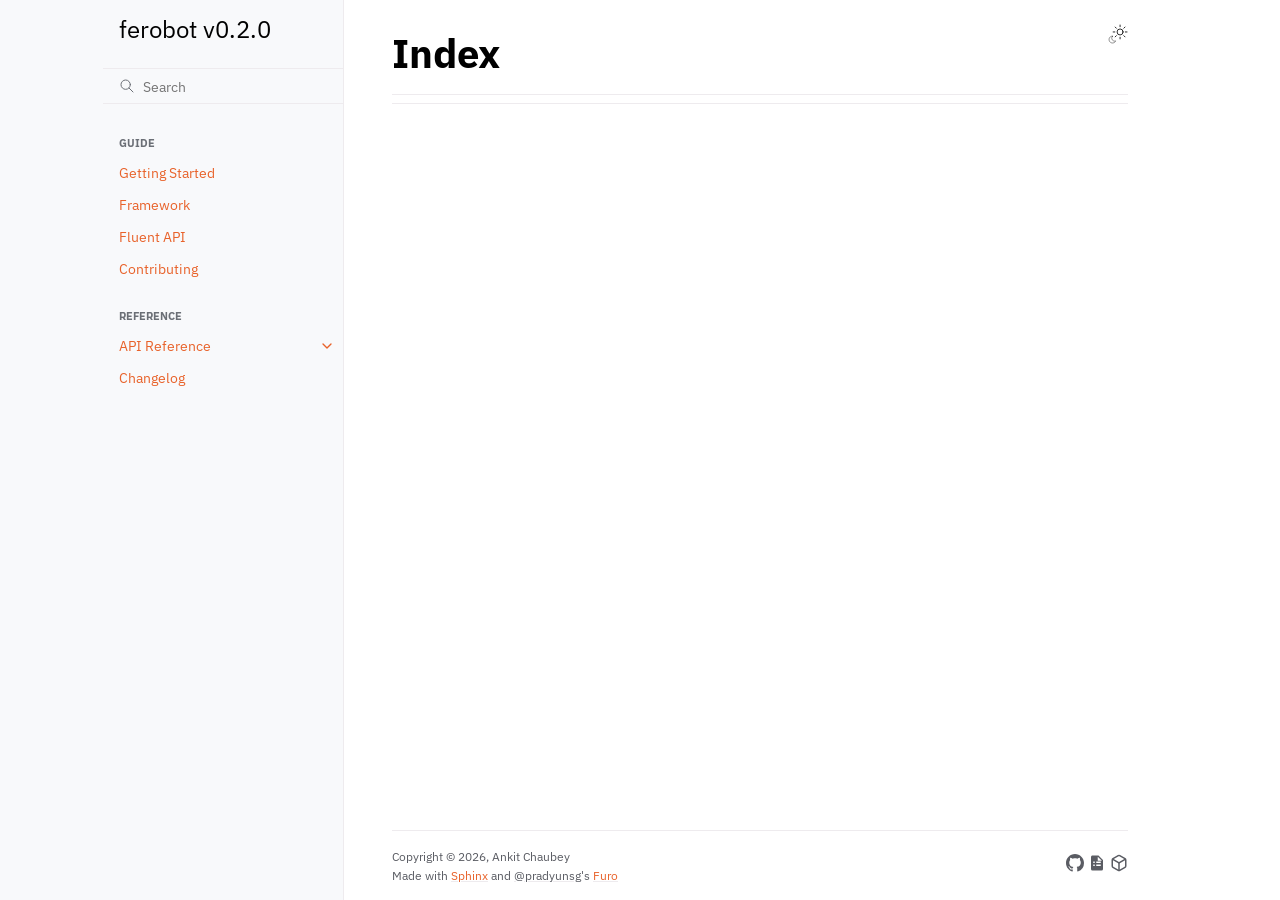
<file: genindex.html>
<!doctype html>
<html class="no-js" lang="en" data-content_root="./">
  <head><meta charset="utf-8">
    <meta name="viewport" content="width=device-width,initial-scale=1">
    <meta name="color-scheme" content="light dark"><link rel="index" title="Index" href="#"><link rel="search" title="Search" href="search.html">

    <!-- Generated with Sphinx 9.0.4 and Furo 2025.12.19 --><title>Index - ferobot v0.2.0</title>
<link rel="stylesheet" type="text/css" href="_static/pygments.css?v=d111a655" />
    <link rel="stylesheet" type="text/css" href="_static/styles/furo.css?v=7bdb33bb" />
    <link rel="stylesheet" type="text/css" href="_static/copybutton.css?v=76b2166b" />
    <link rel="stylesheet" type="text/css" href="_static/styles/furo-extensions.css?v=8dab3a3b" />
    <link rel="stylesheet" type="text/css" href="https://fonts.googleapis.com/css2?family=IBM+Plex+Sans:wght@400;500;600;700&family=JetBrains+Mono:wght@400;500&display=swap" />
    
    


<style>
  body {
    --color-code-background: #f2f2f2;
  --color-code-foreground: #1e1e1e;
  --color-brand-primary: #e8622a;
  --color-brand-content: #e8622a;
  --color-admonition-title: #e8622a;
  --font-stack: 'IBM Plex Sans', sans-serif;
  --font-stack--monospace: 'JetBrains Mono', monospace;
  
  }
  @media not print {
    body[data-theme="dark"] {
      --color-code-background: #202020;
  --color-code-foreground: #d0d0d0;
  --color-brand-primary: #f07a46;
  --color-brand-content: #f07a46;
  --color-admonition-title: #f07a46;
  --font-stack: 'IBM Plex Sans', sans-serif;
  --font-stack--monospace: 'JetBrains Mono', monospace;
  
    }
    @media (prefers-color-scheme: dark) {
      body:not([data-theme="light"]) {
        --color-code-background: #202020;
  --color-code-foreground: #d0d0d0;
  --color-brand-primary: #f07a46;
  --color-brand-content: #f07a46;
  --color-admonition-title: #f07a46;
  --font-stack: 'IBM Plex Sans', sans-serif;
  --font-stack--monospace: 'JetBrains Mono', monospace;
  
      }
    }
  }
</style></head>
  <body>
    
    <script>
      document.body.dataset.theme = localStorage.getItem("theme") || "auto";
    </script>
    

<svg xmlns="http://www.w3.org/2000/svg" style="display: none;">
  <symbol id="svg-toc" viewBox="0 0 24 24">
    <title>Contents</title>
    <svg stroke="currentColor" fill="currentColor" stroke-width="0" viewBox="0 0 1024 1024">
      <path d="M408 442h480c4.4 0 8-3.6 8-8v-56c0-4.4-3.6-8-8-8H408c-4.4 0-8 3.6-8 8v56c0 4.4 3.6 8 8 8zm-8 204c0 4.4 3.6 8 8 8h480c4.4 0 8-3.6 8-8v-56c0-4.4-3.6-8-8-8H408c-4.4 0-8 3.6-8 8v56zm504-486H120c-4.4 0-8 3.6-8 8v56c0 4.4 3.6 8 8 8h784c4.4 0 8-3.6 8-8v-56c0-4.4-3.6-8-8-8zm0 632H120c-4.4 0-8 3.6-8 8v56c0 4.4 3.6 8 8 8h784c4.4 0 8-3.6 8-8v-56c0-4.4-3.6-8-8-8zM115.4 518.9L271.7 642c5.8 4.6 14.4.5 14.4-6.9V388.9c0-7.4-8.5-11.5-14.4-6.9L115.4 505.1a8.74 8.74 0 0 0 0 13.8z"/>
    </svg>
  </symbol>
  <symbol id="svg-menu" viewBox="0 0 24 24">
    <title>Menu</title>
    <svg xmlns="http://www.w3.org/2000/svg" viewBox="0 0 24 24" fill="none" stroke="currentColor"
      stroke-width="2" stroke-linecap="round" stroke-linejoin="round" class="feather-menu">
      <line x1="3" y1="12" x2="21" y2="12"></line>
      <line x1="3" y1="6" x2="21" y2="6"></line>
      <line x1="3" y1="18" x2="21" y2="18"></line>
    </svg>
  </symbol>
  <symbol id="svg-arrow-right" viewBox="0 0 24 24">
    <title>Expand</title>
    <svg xmlns="http://www.w3.org/2000/svg" viewBox="0 0 24 24" fill="none" stroke="currentColor"
      stroke-width="2" stroke-linecap="round" stroke-linejoin="round" class="feather-chevron-right">
      <polyline points="9 18 15 12 9 6"></polyline>
    </svg>
  </symbol>
  <symbol id="svg-sun" viewBox="0 0 24 24">
    <title>Light mode</title>
    <svg xmlns="http://www.w3.org/2000/svg" viewBox="0 0 24 24" fill="none" stroke="currentColor"
      stroke-width="1" stroke-linecap="round" stroke-linejoin="round" class="feather-sun">
      <circle cx="12" cy="12" r="5"></circle>
      <line x1="12" y1="1" x2="12" y2="3"></line>
      <line x1="12" y1="21" x2="12" y2="23"></line>
      <line x1="4.22" y1="4.22" x2="5.64" y2="5.64"></line>
      <line x1="18.36" y1="18.36" x2="19.78" y2="19.78"></line>
      <line x1="1" y1="12" x2="3" y2="12"></line>
      <line x1="21" y1="12" x2="23" y2="12"></line>
      <line x1="4.22" y1="19.78" x2="5.64" y2="18.36"></line>
      <line x1="18.36" y1="5.64" x2="19.78" y2="4.22"></line>
    </svg>
  </symbol>
  <symbol id="svg-moon" viewBox="0 0 24 24">
    <title>Dark mode</title>
    <svg xmlns="http://www.w3.org/2000/svg" viewBox="0 0 24 24" fill="none" stroke="currentColor"
      stroke-width="1" stroke-linecap="round" stroke-linejoin="round" class="icon-tabler-moon">
      <path stroke="none" d="M0 0h24v24H0z" fill="none" />
      <path d="M12 3c.132 0 .263 0 .393 0a7.5 7.5 0 0 0 7.92 12.446a9 9 0 1 1 -8.313 -12.454z" />
    </svg>
  </symbol>
  <symbol id="svg-sun-with-moon" viewBox="0 0 24 24">
    <title>Auto light/dark, in light mode</title>
    <svg xmlns="http://www.w3.org/2000/svg" viewBox="0 0 24 24" fill="none" stroke="currentColor"
      stroke-width="1" stroke-linecap="round" stroke-linejoin="round"
      class="icon-custom-derived-from-feather-sun-and-tabler-moon">
      <path style="opacity: 50%" d="M 5.411 14.504 C 5.471 14.504 5.532 14.504 5.591 14.504 C 3.639 16.319 4.383 19.569 6.931 20.352 C 7.693 20.586 8.512 20.551 9.25 20.252 C 8.023 23.207 4.056 23.725 2.11 21.184 C 0.166 18.642 1.702 14.949 4.874 14.536 C 5.051 14.512 5.231 14.5 5.411 14.5 L 5.411 14.504 Z"/>
      <line x1="14.5" y1="3.25" x2="14.5" y2="1.25"/>
      <line x1="14.5" y1="15.85" x2="14.5" y2="17.85"/>
      <line x1="10.044" y1="5.094" x2="8.63" y2="3.68"/>
      <line x1="19" y1="14.05" x2="20.414" y2="15.464"/>
      <line x1="8.2" y1="9.55" x2="6.2" y2="9.55"/>
      <line x1="20.8" y1="9.55" x2="22.8" y2="9.55"/>
      <line x1="10.044" y1="14.006" x2="8.63" y2="15.42"/>
      <line x1="19" y1="5.05" x2="20.414" y2="3.636"/>
      <circle cx="14.5" cy="9.55" r="3.6"/>
    </svg>
  </symbol>
  <symbol id="svg-moon-with-sun" viewBox="0 0 24 24">
    <title>Auto light/dark, in dark mode</title>
    <svg xmlns="http://www.w3.org/2000/svg" viewBox="0 0 24 24" fill="none" stroke="currentColor"
      stroke-width="1" stroke-linecap="round" stroke-linejoin="round"
      class="icon-custom-derived-from-feather-sun-and-tabler-moon">
      <path d="M 8.282 7.007 C 8.385 7.007 8.494 7.007 8.595 7.007 C 5.18 10.184 6.481 15.869 10.942 17.24 C 12.275 17.648 13.706 17.589 15 17.066 C 12.851 22.236 5.91 23.143 2.505 18.696 C -0.897 14.249 1.791 7.786 7.342 7.063 C 7.652 7.021 7.965 7 8.282 7 L 8.282 7.007 Z"/>
      <line style="opacity: 50%" x1="18" y1="3.705" x2="18" y2="2.5"/>
      <line style="opacity: 50%" x1="18" y1="11.295" x2="18" y2="12.5"/>
      <line style="opacity: 50%" x1="15.316" y1="4.816" x2="14.464" y2="3.964"/>
      <line style="opacity: 50%" x1="20.711" y1="10.212" x2="21.563" y2="11.063"/>
      <line style="opacity: 50%" x1="14.205" y1="7.5" x2="13.001" y2="7.5"/>
      <line style="opacity: 50%" x1="21.795" y1="7.5" x2="23" y2="7.5"/>
      <line style="opacity: 50%" x1="15.316" y1="10.184" x2="14.464" y2="11.036"/>
      <line style="opacity: 50%" x1="20.711" y1="4.789" x2="21.563" y2="3.937"/>
      <circle style="opacity: 50%" cx="18" cy="7.5" r="2.169"/>
    </svg>
  </symbol>
  <symbol id="svg-pencil" viewBox="0 0 24 24">
    <svg xmlns="http://www.w3.org/2000/svg" viewBox="0 0 24 24" fill="none" stroke="currentColor"
      stroke-width="1" stroke-linecap="round" stroke-linejoin="round" class="icon-tabler-pencil-code">
      <path d="M4 20h4l10.5 -10.5a2.828 2.828 0 1 0 -4 -4l-10.5 10.5v4" />
      <path d="M13.5 6.5l4 4" />
      <path d="M20 21l2 -2l-2 -2" />
      <path d="M17 17l-2 2l2 2" />
    </svg>
  </symbol>
  <symbol id="svg-eye" viewBox="0 0 24 24">
    <svg xmlns="http://www.w3.org/2000/svg" viewBox="0 0 24 24" fill="none" stroke="currentColor"
      stroke-width="1" stroke-linecap="round" stroke-linejoin="round" class="icon-tabler-eye-code">
      <path stroke="none" d="M0 0h24v24H0z" fill="none" />
      <path d="M10 12a2 2 0 1 0 4 0a2 2 0 0 0 -4 0" />
      <path
        d="M11.11 17.958c-3.209 -.307 -5.91 -2.293 -8.11 -5.958c2.4 -4 5.4 -6 9 -6c3.6 0 6.6 2 9 6c-.21 .352 -.427 .688 -.647 1.008" />
      <path d="M20 21l2 -2l-2 -2" />
      <path d="M17 17l-2 2l2 2" />
    </svg>
  </symbol>
</svg>

<input type="checkbox" class="sidebar-toggle" name="__navigation" id="__navigation" aria-label="Toggle site navigation sidebar">
<input type="checkbox" class="sidebar-toggle" name="__toc" id="__toc" aria-label="Toggle table of contents sidebar">
<label class="overlay sidebar-overlay" for="__navigation"></label>
<label class="overlay toc-overlay" for="__toc"></label>

<a class="skip-to-content muted-link" href="#furo-main-content">Skip to content</a>



<div class="page">
  <header class="mobile-header">
    <div class="header-left">
      <label class="nav-overlay-icon" for="__navigation">
        <span class="icon"><svg><use href="#svg-menu"></use></svg></span>
      </label>
    </div>
    <div class="header-center">
      <a href="index.html"><div class="brand">ferobot v0.2.0</div></a>
    </div>
    <div class="header-right">
      <div class="theme-toggle-container theme-toggle-header">
        <button class="theme-toggle" aria-label="Toggle Light / Dark / Auto color theme">
          <svg class="theme-icon-when-auto-light"><use href="#svg-sun-with-moon"></use></svg>
          <svg class="theme-icon-when-auto-dark"><use href="#svg-moon-with-sun"></use></svg>
          <svg class="theme-icon-when-dark"><use href="#svg-moon"></use></svg>
          <svg class="theme-icon-when-light"><use href="#svg-sun"></use></svg>
        </button>
      </div>
      <label class="toc-overlay-icon toc-header-icon no-toc" for="__toc">
        <span class="icon"><svg><use href="#svg-toc"></use></svg></span>
      </label>
    </div>
  </header>
  <aside class="sidebar-drawer">
    <div class="sidebar-container">
      
      <div class="sidebar-sticky"><a class="sidebar-brand" href="index.html">
  
  <span class="sidebar-brand-text">ferobot v0.2.0</span>
  
</a><form class="sidebar-search-container" method="get" action="search.html" role="search">
  <input class="sidebar-search" placeholder="Search" name="q" aria-label="Search">
  <input type="hidden" name="check_keywords" value="yes">
  <input type="hidden" name="area" value="default">
</form>
<div id="searchbox"></div><div class="sidebar-scroll"><div class="sidebar-tree">
  <p class="caption" role="heading"><span class="caption-text">Guide</span></p>
<ul>
<li class="toctree-l1"><a class="reference internal" href="getting-started.html">Getting Started</a></li>
<li class="toctree-l1"><a class="reference internal" href="framework.html">Framework</a></li>
<li class="toctree-l1"><a class="reference internal" href="fluent.html">Fluent API</a></li>
<li class="toctree-l1"><a class="reference internal" href="contributing.html">Contributing</a></li>
</ul>
<p class="caption" role="heading"><span class="caption-text">Reference</span></p>
<ul>
<li class="toctree-l1 has-children"><a class="reference internal" href="reference/index.html">API Reference</a><input aria-label="Toggle navigation of API Reference" class="toctree-checkbox" id="toctree-checkbox-1" name="toctree-checkbox-1" role="switch" type="checkbox"/><label for="toctree-checkbox-1"><span class="icon"><svg><use href="#svg-arrow-right"></use></svg></span></label><ul>
<li class="toctree-l2"><a class="reference internal" href="reference/methods.html">Bot Methods</a></li>
<li class="toctree-l2"><a class="reference internal" href="reference/types.html">Types Reference</a></li>
</ul>
</li>
<li class="toctree-l1"><a class="reference internal" href="changelog.html">Changelog</a></li>
</ul>

</div>
</div>

      </div>
      
    </div>
  </aside>
  <div class="main">
    <div class="content">
      <div class="article-container">
        <a href="#" class="back-to-top muted-link">
          <svg xmlns="http://www.w3.org/2000/svg" viewBox="0 0 24 24">
            <path d="M13 20h-2V8l-5.5 5.5-1.42-1.42L12 4.16l7.92 7.92-1.42 1.42L13 8v12z"></path>
          </svg>
          <span>Back to top</span>
        </a>
        <div class="content-icon-container">
          <div class="theme-toggle-container theme-toggle-content">
            <button class="theme-toggle" aria-label="Toggle Light / Dark / Auto color theme">
              <svg class="theme-icon-when-auto-light"><use href="#svg-sun-with-moon"></use></svg>
              <svg class="theme-icon-when-auto-dark"><use href="#svg-moon-with-sun"></use></svg>
              <svg class="theme-icon-when-dark"><use href="#svg-moon"></use></svg>
              <svg class="theme-icon-when-light"><use href="#svg-sun"></use></svg>
            </button>
          </div>
          <label class="toc-overlay-icon toc-content-icon no-toc" for="__toc">
            <span class="icon"><svg><use href="#svg-toc"></use></svg></span>
          </label>
        </div>
        <article role="main" id="furo-main-content">
          
<section class="genindex-section">
  <h1 id="index">Index</h1>
  <div class="genindex-jumpbox"></div>
</section>

        </article>
      </div>
      <footer>
        
        <div class="related-pages">
          
          
        </div>
        <div class="bottom-of-page">
          <div class="left-details">
            <div class="copyright">
                Copyright &#169; 2026, Ankit Chaubey
            </div>
            Made with <a href="https://www.sphinx-doc.org/">Sphinx</a> and <a class="muted-link" href="https://pradyunsg.me">@pradyunsg</a>'s
            
            <a href="https://github.com/pradyunsg/furo">Furo</a>
            
          </div>
          <div class="right-details">
            <div class="icons">
              <a class="muted-link " href="https://github.com/ankit-chaubey/ferobot" aria-label="GitHub"><svg stroke="currentColor" fill="currentColor" stroke-width="0" viewBox="0 0 16 16" height="1em" width="1em" xmlns="http://www.w3.org/2000/svg"><path d="M8 0C3.58 0 0 3.58 0 8c0 3.54 2.29 6.53 5.47 7.59.4.07.55-.17.55-.38 0-.19-.01-.82-.01-1.49-2.01.37-2.53-.49-2.69-.94-.09-.23-.48-.94-.82-1.13-.28-.15-.68-.52-.01-.53.63-.01 1.08.58 1.23.82.72 1.21 1.87.87 2.33.66.07-.52.28-.87.51-1.07-1.78-.2-3.64-.89-3.64-3.95 0-.87.31-1.59.82-2.15-.08-.2-.36-1.02.08-2.12 0 0 .67-.21 2.2.82.64-.18 1.32-.27 2-.27.68 0 1.36.09 2 .27 1.53-1.04 2.2-.82 2.2-.82.44 1.1.16 1.92.08 2.12.51.56.82 1.27.82 2.15 0 3.07-1.87 3.75-3.65 3.95.29.25.54.73.54 1.48 0 1.07-.01 1.93-.01 2.2 0 .21.15.46.55.38A8.012 8.012 0 0 0 16 8c0-4.42-3.58-8-8-8z"></path></svg></a>
              <a class="muted-link " href="https://docs.rs/ferobot" aria-label="docs.rs"><svg stroke="currentColor" fill="currentColor" stroke-width="0" viewBox="0 0 24 24" height="1em" width="1em" xmlns="http://www.w3.org/2000/svg"><path d="M13 9h5.5L13 3.5V9M6 2h8l6 6v12a2 2 0 0 1-2 2H6a2 2 0 0 1-2-2V4c0-1.11.89-2 2-2m5 12v2h6v-2h-6m0-4v2h6v-2h-6m-4 0v2h2v-2H7m0 4v2h2v-2H7z"/></svg></a>
              <a class="muted-link " href="https://crates.io/crates/ferobot" aria-label="crates.io"><svg stroke="currentColor" fill="none" stroke-width="2" viewBox="0 0 24 24" height="1em" width="1em" xmlns="http://www.w3.org/2000/svg"><path d="M21 16V8a2 2 0 0 0-1-1.73l-7-4a2 2 0 0 0-2 0l-7 4A2 2 0 0 0 3 8v8a2 2 0 0 0 1 1.73l7 4a2 2 0 0 0 2 0l7-4A2 2 0 0 0 21 16z"/><polyline points="3.27 6.96 12 12.01 20.73 6.96"/><line x1="12" y1="22.08" x2="12" y2="12"/></svg></a>
              
            </div>
          </div>
        </div>
        
      </footer>
    </div>
    <aside class="toc-drawer no-toc">
      
      
      
    </aside>
  </div>
</div><script src="_static/documentation_options.js?v=95e61db4"></script>
    <script src="_static/doctools.js?v=fd6eb6e6"></script>
    <script src="_static/sphinx_highlight.js?v=6ffebe34"></script>
    <script src="_static/scripts/furo.js?v=46bd48cc"></script>
    <script src="_static/clipboard.min.js?v=a7894cd8"></script>
    <script src="_static/copybutton.js?v=cca77546"></script>
    </body>
</html>
</file>
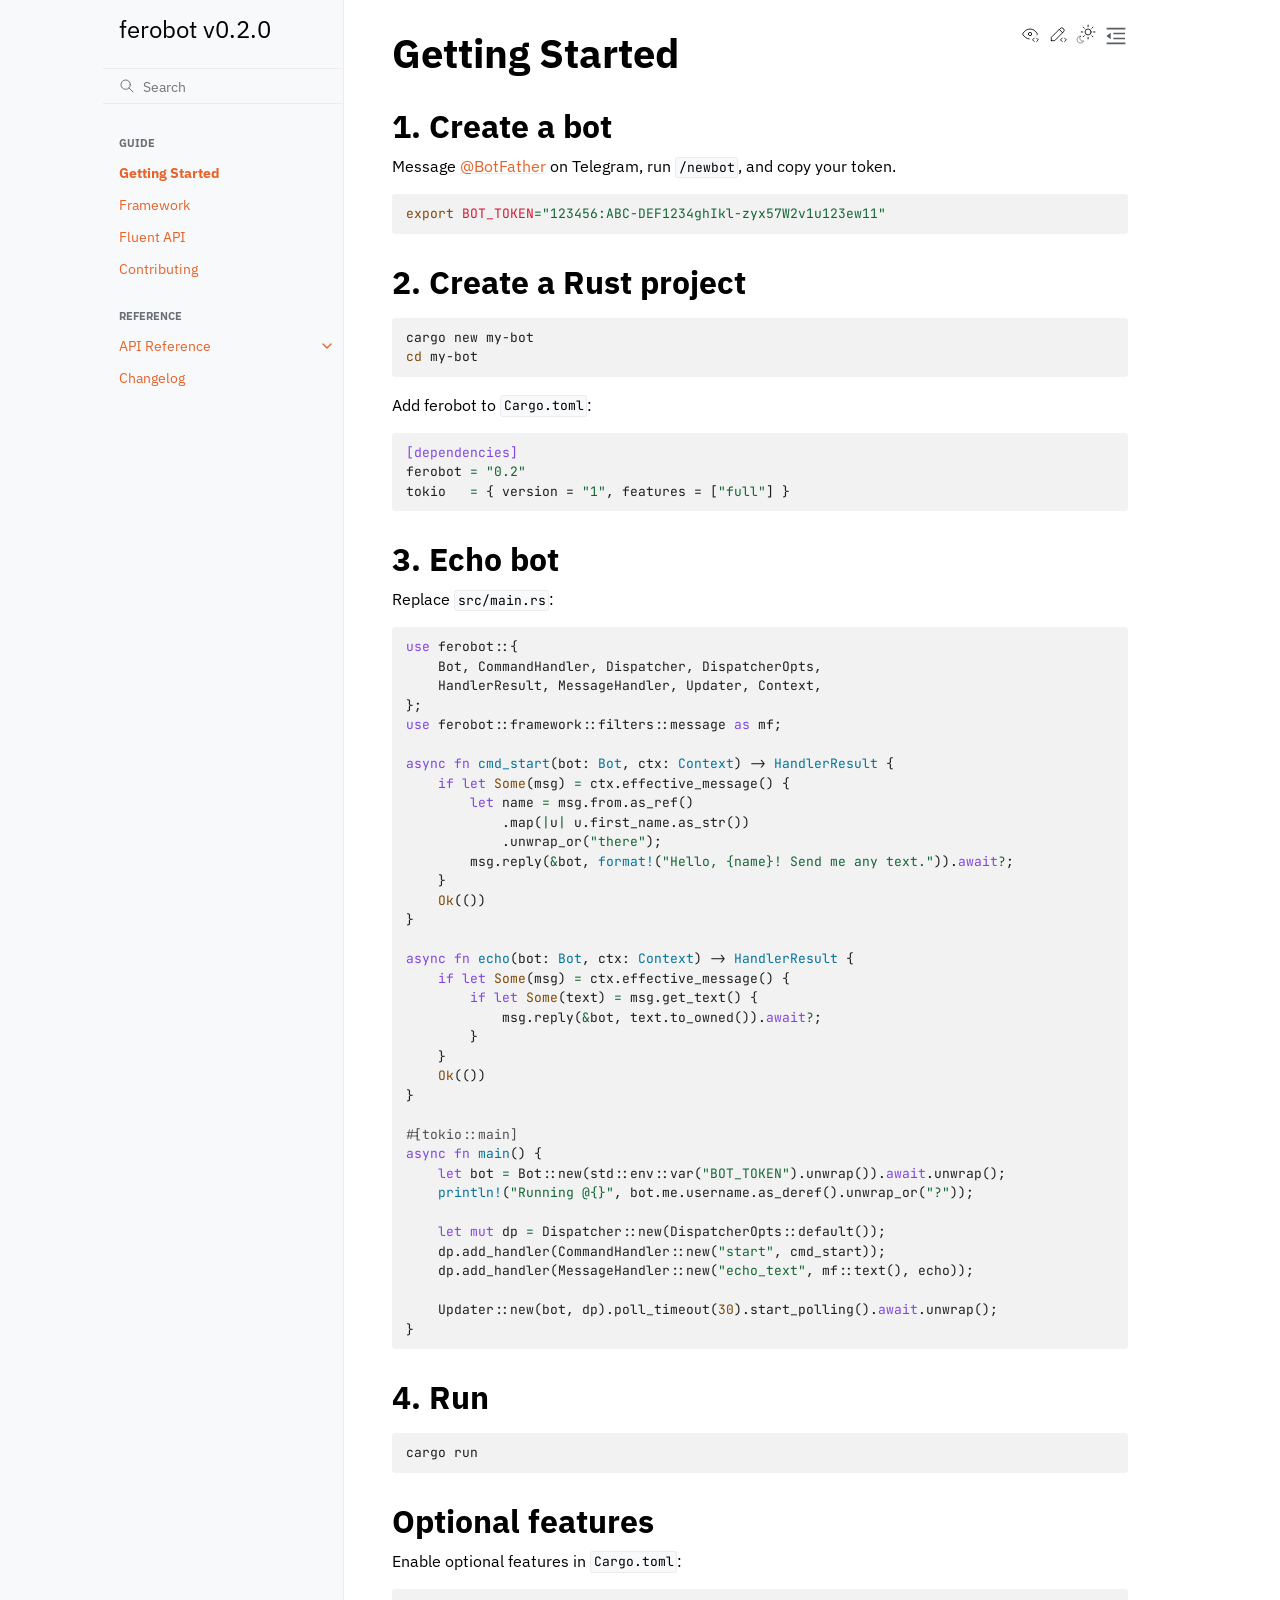
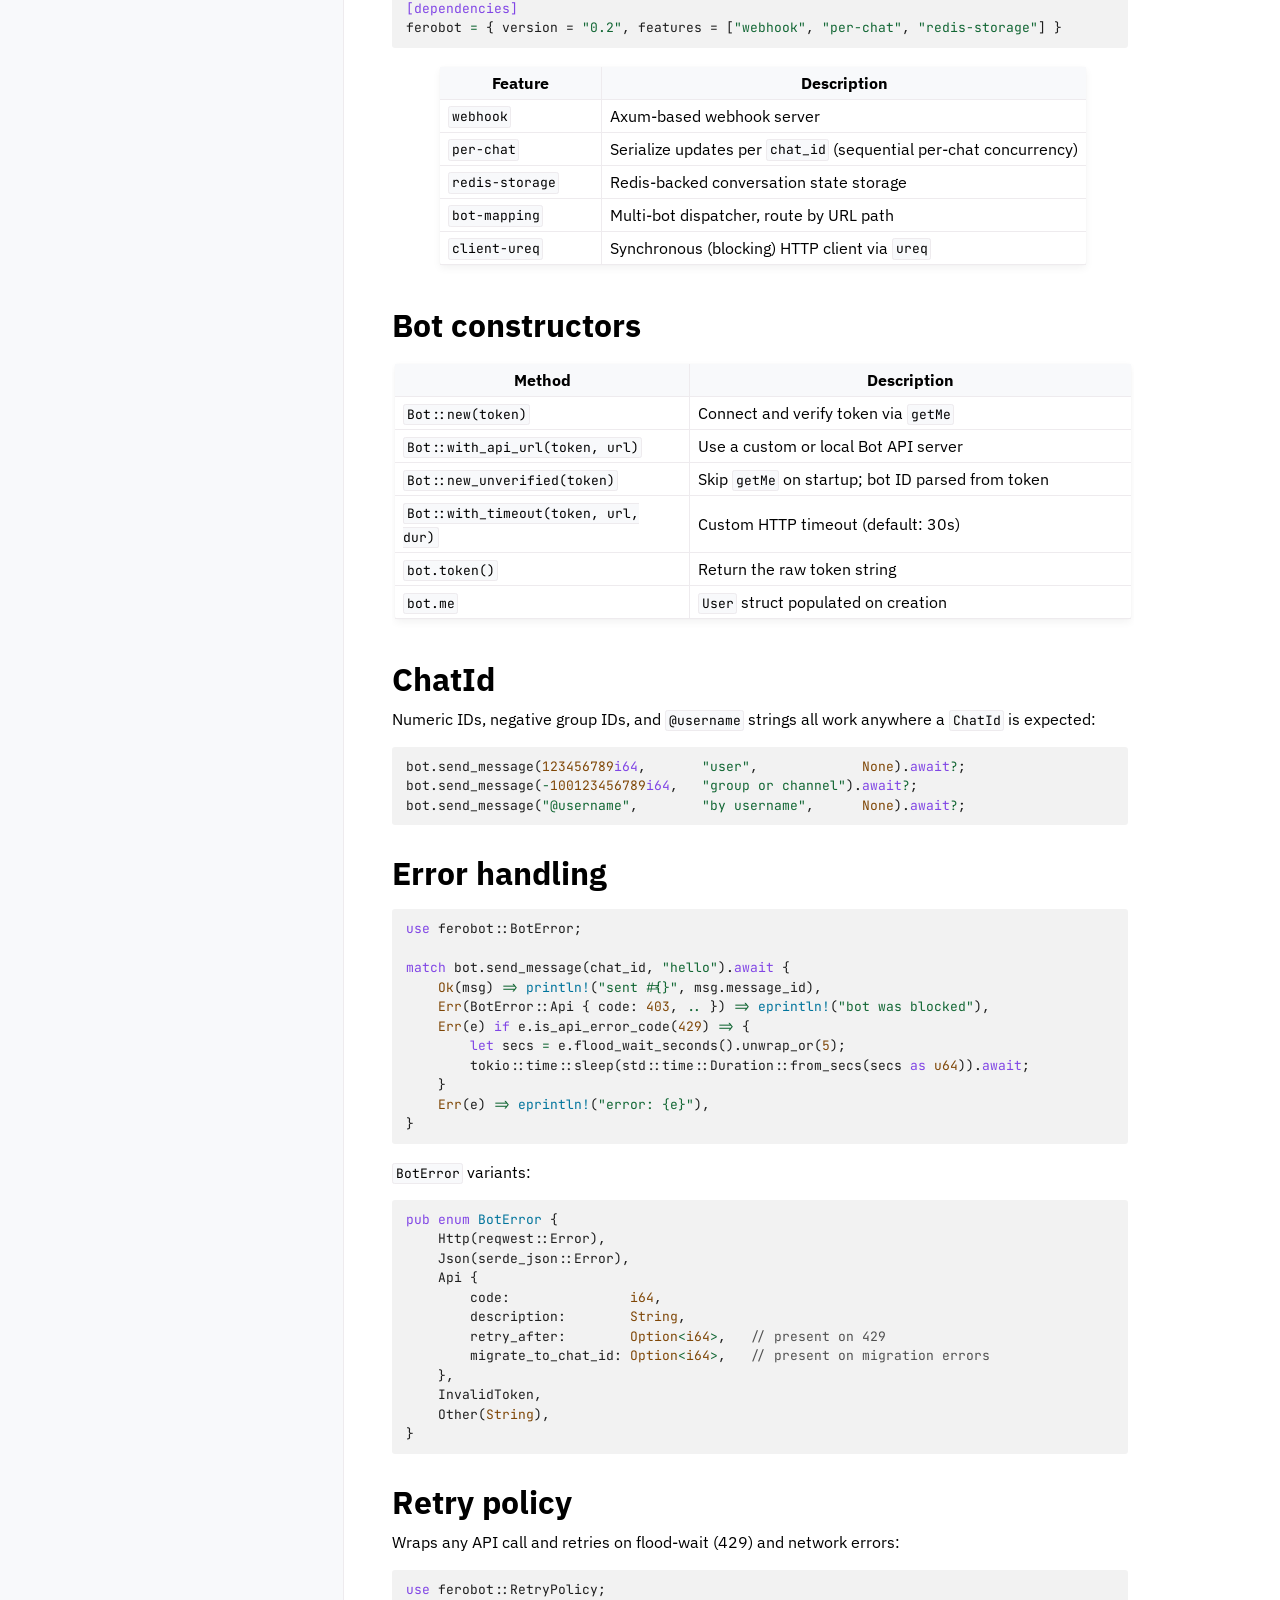
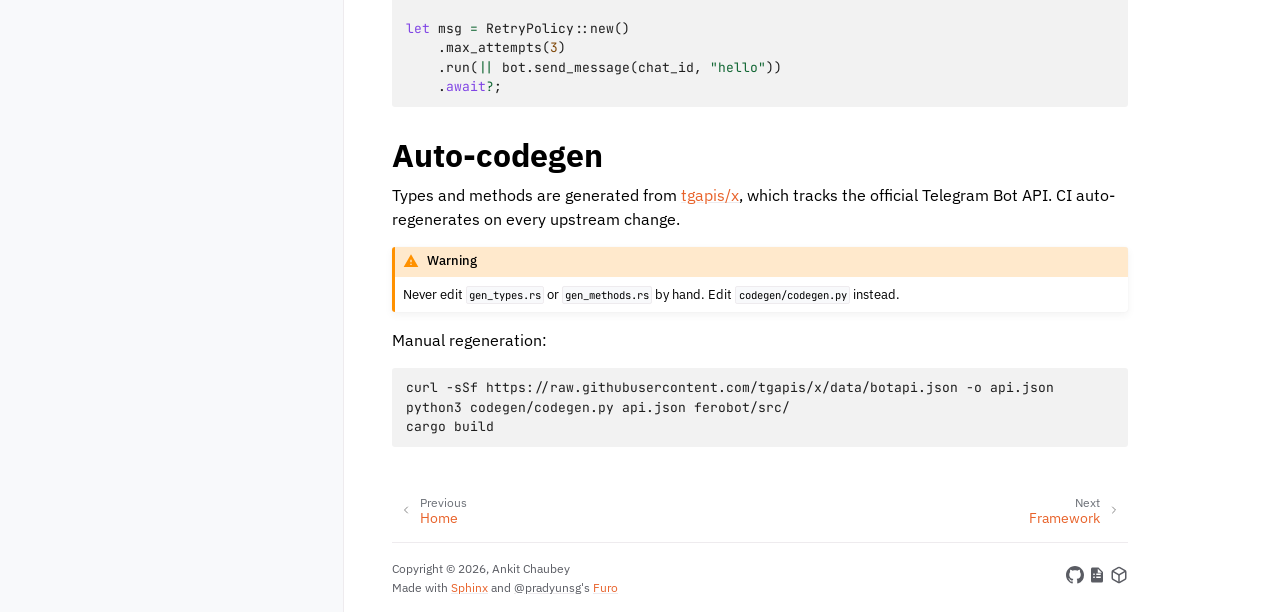
<file: getting-started.html>
<!doctype html>
<html class="no-js" lang="en" data-content_root="./">
  <head><meta charset="utf-8">
    <meta name="viewport" content="width=device-width,initial-scale=1">
    <meta name="color-scheme" content="light dark"><meta name="viewport" content="width=device-width, initial-scale=1" />
<link rel="index" title="Index" href="genindex.html"><link rel="search" title="Search" href="search.html"><link rel="next" title="Framework" href="framework.html"><link rel="prev" title="ferobot" href="index.html">

    <!-- Generated with Sphinx 9.0.4 and Furo 2025.12.19 -->
        <title>Getting Started - ferobot v0.2.0</title>
      <link rel="stylesheet" type="text/css" href="_static/pygments.css?v=d111a655" />
    <link rel="stylesheet" type="text/css" href="_static/styles/furo.css?v=7bdb33bb" />
    <link rel="stylesheet" type="text/css" href="_static/copybutton.css?v=76b2166b" />
    <link rel="stylesheet" type="text/css" href="_static/styles/furo-extensions.css?v=8dab3a3b" />
    <link rel="stylesheet" type="text/css" href="https://fonts.googleapis.com/css2?family=IBM+Plex+Sans:wght@400;500;600;700&family=JetBrains+Mono:wght@400;500&display=swap" />
    
    


<style>
  body {
    --color-code-background: #f2f2f2;
  --color-code-foreground: #1e1e1e;
  --color-brand-primary: #e8622a;
  --color-brand-content: #e8622a;
  --color-admonition-title: #e8622a;
  --font-stack: 'IBM Plex Sans', sans-serif;
  --font-stack--monospace: 'JetBrains Mono', monospace;
  
  }
  @media not print {
    body[data-theme="dark"] {
      --color-code-background: #202020;
  --color-code-foreground: #d0d0d0;
  --color-brand-primary: #f07a46;
  --color-brand-content: #f07a46;
  --color-admonition-title: #f07a46;
  --font-stack: 'IBM Plex Sans', sans-serif;
  --font-stack--monospace: 'JetBrains Mono', monospace;
  
    }
    @media (prefers-color-scheme: dark) {
      body:not([data-theme="light"]) {
        --color-code-background: #202020;
  --color-code-foreground: #d0d0d0;
  --color-brand-primary: #f07a46;
  --color-brand-content: #f07a46;
  --color-admonition-title: #f07a46;
  --font-stack: 'IBM Plex Sans', sans-serif;
  --font-stack--monospace: 'JetBrains Mono', monospace;
  
      }
    }
  }
</style></head>
  <body>
    
    <script>
      document.body.dataset.theme = localStorage.getItem("theme") || "auto";
    </script>
    

<svg xmlns="http://www.w3.org/2000/svg" style="display: none;">
  <symbol id="svg-toc" viewBox="0 0 24 24">
    <title>Contents</title>
    <svg stroke="currentColor" fill="currentColor" stroke-width="0" viewBox="0 0 1024 1024">
      <path d="M408 442h480c4.4 0 8-3.6 8-8v-56c0-4.4-3.6-8-8-8H408c-4.4 0-8 3.6-8 8v56c0 4.4 3.6 8 8 8zm-8 204c0 4.4 3.6 8 8 8h480c4.4 0 8-3.6 8-8v-56c0-4.4-3.6-8-8-8H408c-4.4 0-8 3.6-8 8v56zm504-486H120c-4.4 0-8 3.6-8 8v56c0 4.4 3.6 8 8 8h784c4.4 0 8-3.6 8-8v-56c0-4.4-3.6-8-8-8zm0 632H120c-4.4 0-8 3.6-8 8v56c0 4.4 3.6 8 8 8h784c4.4 0 8-3.6 8-8v-56c0-4.4-3.6-8-8-8zM115.4 518.9L271.7 642c5.8 4.6 14.4.5 14.4-6.9V388.9c0-7.4-8.5-11.5-14.4-6.9L115.4 505.1a8.74 8.74 0 0 0 0 13.8z"/>
    </svg>
  </symbol>
  <symbol id="svg-menu" viewBox="0 0 24 24">
    <title>Menu</title>
    <svg xmlns="http://www.w3.org/2000/svg" viewBox="0 0 24 24" fill="none" stroke="currentColor"
      stroke-width="2" stroke-linecap="round" stroke-linejoin="round" class="feather-menu">
      <line x1="3" y1="12" x2="21" y2="12"></line>
      <line x1="3" y1="6" x2="21" y2="6"></line>
      <line x1="3" y1="18" x2="21" y2="18"></line>
    </svg>
  </symbol>
  <symbol id="svg-arrow-right" viewBox="0 0 24 24">
    <title>Expand</title>
    <svg xmlns="http://www.w3.org/2000/svg" viewBox="0 0 24 24" fill="none" stroke="currentColor"
      stroke-width="2" stroke-linecap="round" stroke-linejoin="round" class="feather-chevron-right">
      <polyline points="9 18 15 12 9 6"></polyline>
    </svg>
  </symbol>
  <symbol id="svg-sun" viewBox="0 0 24 24">
    <title>Light mode</title>
    <svg xmlns="http://www.w3.org/2000/svg" viewBox="0 0 24 24" fill="none" stroke="currentColor"
      stroke-width="1" stroke-linecap="round" stroke-linejoin="round" class="feather-sun">
      <circle cx="12" cy="12" r="5"></circle>
      <line x1="12" y1="1" x2="12" y2="3"></line>
      <line x1="12" y1="21" x2="12" y2="23"></line>
      <line x1="4.22" y1="4.22" x2="5.64" y2="5.64"></line>
      <line x1="18.36" y1="18.36" x2="19.78" y2="19.78"></line>
      <line x1="1" y1="12" x2="3" y2="12"></line>
      <line x1="21" y1="12" x2="23" y2="12"></line>
      <line x1="4.22" y1="19.78" x2="5.64" y2="18.36"></line>
      <line x1="18.36" y1="5.64" x2="19.78" y2="4.22"></line>
    </svg>
  </symbol>
  <symbol id="svg-moon" viewBox="0 0 24 24">
    <title>Dark mode</title>
    <svg xmlns="http://www.w3.org/2000/svg" viewBox="0 0 24 24" fill="none" stroke="currentColor"
      stroke-width="1" stroke-linecap="round" stroke-linejoin="round" class="icon-tabler-moon">
      <path stroke="none" d="M0 0h24v24H0z" fill="none" />
      <path d="M12 3c.132 0 .263 0 .393 0a7.5 7.5 0 0 0 7.92 12.446a9 9 0 1 1 -8.313 -12.454z" />
    </svg>
  </symbol>
  <symbol id="svg-sun-with-moon" viewBox="0 0 24 24">
    <title>Auto light/dark, in light mode</title>
    <svg xmlns="http://www.w3.org/2000/svg" viewBox="0 0 24 24" fill="none" stroke="currentColor"
      stroke-width="1" stroke-linecap="round" stroke-linejoin="round"
      class="icon-custom-derived-from-feather-sun-and-tabler-moon">
      <path style="opacity: 50%" d="M 5.411 14.504 C 5.471 14.504 5.532 14.504 5.591 14.504 C 3.639 16.319 4.383 19.569 6.931 20.352 C 7.693 20.586 8.512 20.551 9.25 20.252 C 8.023 23.207 4.056 23.725 2.11 21.184 C 0.166 18.642 1.702 14.949 4.874 14.536 C 5.051 14.512 5.231 14.5 5.411 14.5 L 5.411 14.504 Z"/>
      <line x1="14.5" y1="3.25" x2="14.5" y2="1.25"/>
      <line x1="14.5" y1="15.85" x2="14.5" y2="17.85"/>
      <line x1="10.044" y1="5.094" x2="8.63" y2="3.68"/>
      <line x1="19" y1="14.05" x2="20.414" y2="15.464"/>
      <line x1="8.2" y1="9.55" x2="6.2" y2="9.55"/>
      <line x1="20.8" y1="9.55" x2="22.8" y2="9.55"/>
      <line x1="10.044" y1="14.006" x2="8.63" y2="15.42"/>
      <line x1="19" y1="5.05" x2="20.414" y2="3.636"/>
      <circle cx="14.5" cy="9.55" r="3.6"/>
    </svg>
  </symbol>
  <symbol id="svg-moon-with-sun" viewBox="0 0 24 24">
    <title>Auto light/dark, in dark mode</title>
    <svg xmlns="http://www.w3.org/2000/svg" viewBox="0 0 24 24" fill="none" stroke="currentColor"
      stroke-width="1" stroke-linecap="round" stroke-linejoin="round"
      class="icon-custom-derived-from-feather-sun-and-tabler-moon">
      <path d="M 8.282 7.007 C 8.385 7.007 8.494 7.007 8.595 7.007 C 5.18 10.184 6.481 15.869 10.942 17.24 C 12.275 17.648 13.706 17.589 15 17.066 C 12.851 22.236 5.91 23.143 2.505 18.696 C -0.897 14.249 1.791 7.786 7.342 7.063 C 7.652 7.021 7.965 7 8.282 7 L 8.282 7.007 Z"/>
      <line style="opacity: 50%" x1="18" y1="3.705" x2="18" y2="2.5"/>
      <line style="opacity: 50%" x1="18" y1="11.295" x2="18" y2="12.5"/>
      <line style="opacity: 50%" x1="15.316" y1="4.816" x2="14.464" y2="3.964"/>
      <line style="opacity: 50%" x1="20.711" y1="10.212" x2="21.563" y2="11.063"/>
      <line style="opacity: 50%" x1="14.205" y1="7.5" x2="13.001" y2="7.5"/>
      <line style="opacity: 50%" x1="21.795" y1="7.5" x2="23" y2="7.5"/>
      <line style="opacity: 50%" x1="15.316" y1="10.184" x2="14.464" y2="11.036"/>
      <line style="opacity: 50%" x1="20.711" y1="4.789" x2="21.563" y2="3.937"/>
      <circle style="opacity: 50%" cx="18" cy="7.5" r="2.169"/>
    </svg>
  </symbol>
  <symbol id="svg-pencil" viewBox="0 0 24 24">
    <svg xmlns="http://www.w3.org/2000/svg" viewBox="0 0 24 24" fill="none" stroke="currentColor"
      stroke-width="1" stroke-linecap="round" stroke-linejoin="round" class="icon-tabler-pencil-code">
      <path d="M4 20h4l10.5 -10.5a2.828 2.828 0 1 0 -4 -4l-10.5 10.5v4" />
      <path d="M13.5 6.5l4 4" />
      <path d="M20 21l2 -2l-2 -2" />
      <path d="M17 17l-2 2l2 2" />
    </svg>
  </symbol>
  <symbol id="svg-eye" viewBox="0 0 24 24">
    <svg xmlns="http://www.w3.org/2000/svg" viewBox="0 0 24 24" fill="none" stroke="currentColor"
      stroke-width="1" stroke-linecap="round" stroke-linejoin="round" class="icon-tabler-eye-code">
      <path stroke="none" d="M0 0h24v24H0z" fill="none" />
      <path d="M10 12a2 2 0 1 0 4 0a2 2 0 0 0 -4 0" />
      <path
        d="M11.11 17.958c-3.209 -.307 -5.91 -2.293 -8.11 -5.958c2.4 -4 5.4 -6 9 -6c3.6 0 6.6 2 9 6c-.21 .352 -.427 .688 -.647 1.008" />
      <path d="M20 21l2 -2l-2 -2" />
      <path d="M17 17l-2 2l2 2" />
    </svg>
  </symbol>
</svg>

<input type="checkbox" class="sidebar-toggle" name="__navigation" id="__navigation" aria-label="Toggle site navigation sidebar">
<input type="checkbox" class="sidebar-toggle" name="__toc" id="__toc" aria-label="Toggle table of contents sidebar">
<label class="overlay sidebar-overlay" for="__navigation"></label>
<label class="overlay toc-overlay" for="__toc"></label>

<a class="skip-to-content muted-link" href="#furo-main-content">Skip to content</a>



<div class="page">
  <header class="mobile-header">
    <div class="header-left">
      <label class="nav-overlay-icon" for="__navigation">
        <span class="icon"><svg><use href="#svg-menu"></use></svg></span>
      </label>
    </div>
    <div class="header-center">
      <a href="index.html"><div class="brand">ferobot v0.2.0</div></a>
    </div>
    <div class="header-right">
      <div class="theme-toggle-container theme-toggle-header">
        <button class="theme-toggle" aria-label="Toggle Light / Dark / Auto color theme">
          <svg class="theme-icon-when-auto-light"><use href="#svg-sun-with-moon"></use></svg>
          <svg class="theme-icon-when-auto-dark"><use href="#svg-moon-with-sun"></use></svg>
          <svg class="theme-icon-when-dark"><use href="#svg-moon"></use></svg>
          <svg class="theme-icon-when-light"><use href="#svg-sun"></use></svg>
        </button>
      </div>
      <label class="toc-overlay-icon toc-header-icon" for="__toc">
        <span class="icon"><svg><use href="#svg-toc"></use></svg></span>
      </label>
    </div>
  </header>
  <aside class="sidebar-drawer">
    <div class="sidebar-container">
      
      <div class="sidebar-sticky"><a class="sidebar-brand" href="index.html">
  
  <span class="sidebar-brand-text">ferobot v0.2.0</span>
  
</a><form class="sidebar-search-container" method="get" action="search.html" role="search">
  <input class="sidebar-search" placeholder="Search" name="q" aria-label="Search">
  <input type="hidden" name="check_keywords" value="yes">
  <input type="hidden" name="area" value="default">
</form>
<div id="searchbox"></div><div class="sidebar-scroll"><div class="sidebar-tree">
  <p class="caption" role="heading"><span class="caption-text">Guide</span></p>
<ul class="current">
<li class="toctree-l1 current current-page"><a class="current reference internal" href="#">Getting Started</a></li>
<li class="toctree-l1"><a class="reference internal" href="framework.html">Framework</a></li>
<li class="toctree-l1"><a class="reference internal" href="fluent.html">Fluent API</a></li>
<li class="toctree-l1"><a class="reference internal" href="contributing.html">Contributing</a></li>
</ul>
<p class="caption" role="heading"><span class="caption-text">Reference</span></p>
<ul>
<li class="toctree-l1 has-children"><a class="reference internal" href="reference/index.html">API Reference</a><input aria-label="Toggle navigation of API Reference" class="toctree-checkbox" id="toctree-checkbox-1" name="toctree-checkbox-1" role="switch" type="checkbox"/><label for="toctree-checkbox-1"><span class="icon"><svg><use href="#svg-arrow-right"></use></svg></span></label><ul>
<li class="toctree-l2"><a class="reference internal" href="reference/methods.html">Bot Methods</a></li>
<li class="toctree-l2"><a class="reference internal" href="reference/types.html">Types Reference</a></li>
</ul>
</li>
<li class="toctree-l1"><a class="reference internal" href="changelog.html">Changelog</a></li>
</ul>

</div>
</div>

      </div>
      
    </div>
  </aside>
  <div class="main">
    <div class="content">
      <div class="article-container">
        <a href="#" class="back-to-top muted-link">
          <svg xmlns="http://www.w3.org/2000/svg" viewBox="0 0 24 24">
            <path d="M13 20h-2V8l-5.5 5.5-1.42-1.42L12 4.16l7.92 7.92-1.42 1.42L13 8v12z"></path>
          </svg>
          <span>Back to top</span>
        </a>
        <div class="content-icon-container">
          <div class="view-this-page">
  <a class="muted-link" href="https://github.com/ankit-chaubey/ferobot/blob/main/docs/getting-started.rst?plain=true" title="View this page">
    <svg><use href="#svg-eye"></use></svg>
    <span class="visually-hidden">View this page</span>
  </a>
</div><div class="edit-this-page">
  <a class="muted-link" href="https://github.com/ankit-chaubey/ferobot/edit/main/docs/getting-started.rst" rel="edit" title="Edit this page">
    <svg><use href="#svg-pencil"></use></svg>
    <span class="visually-hidden">Edit this page</span>
  </a>
</div><div class="theme-toggle-container theme-toggle-content">
            <button class="theme-toggle" aria-label="Toggle Light / Dark / Auto color theme">
              <svg class="theme-icon-when-auto-light"><use href="#svg-sun-with-moon"></use></svg>
              <svg class="theme-icon-when-auto-dark"><use href="#svg-moon-with-sun"></use></svg>
              <svg class="theme-icon-when-dark"><use href="#svg-moon"></use></svg>
              <svg class="theme-icon-when-light"><use href="#svg-sun"></use></svg>
            </button>
          </div>
          <label class="toc-overlay-icon toc-content-icon" for="__toc">
            <span class="icon"><svg><use href="#svg-toc"></use></svg></span>
          </label>
        </div>
        <article role="main" id="furo-main-content">
          <section id="getting-started">
<h1>Getting Started<a class="headerlink" href="#getting-started" title="Link to this heading">¶</a></h1>
<section id="create-a-bot">
<h2>1. Create a bot<a class="headerlink" href="#create-a-bot" title="Link to this heading">¶</a></h2>
<p>Message <a class="reference external" href="https://t.me/BotFather">&#64;BotFather</a> on Telegram, run <code class="docutils literal notranslate"><span class="pre">/newbot</span></code>, and copy your token.</p>
<div class="highlight-bash notranslate"><div class="highlight"><pre><span></span><span class="nb">export</span><span class="w"> </span><span class="nv">BOT_TOKEN</span><span class="o">=</span><span class="s2">&quot;123456:ABC-DEF1234ghIkl-zyx57W2v1u123ew11&quot;</span>
</pre></div>
</div>
</section>
<section id="create-a-rust-project">
<h2>2. Create a Rust project<a class="headerlink" href="#create-a-rust-project" title="Link to this heading">¶</a></h2>
<div class="highlight-bash notranslate"><div class="highlight"><pre><span></span>cargo<span class="w"> </span>new<span class="w"> </span>my-bot
<span class="nb">cd</span><span class="w"> </span>my-bot
</pre></div>
</div>
<p>Add ferobot to <code class="docutils literal notranslate"><span class="pre">Cargo.toml</span></code>:</p>
<div class="highlight-toml notranslate"><div class="highlight"><pre><span></span><span class="k">[dependencies]</span>
<span class="n">ferobot</span><span class="w"> </span><span class="o">=</span><span class="w"> </span><span class="s2">&quot;0.2&quot;</span>
<span class="n">tokio</span><span class="w">   </span><span class="o">=</span><span class="w"> </span><span class="p">{</span><span class="w"> </span><span class="n">version</span><span class="w"> </span><span class="p">=</span><span class="w"> </span><span class="s2">&quot;1&quot;</span><span class="p">,</span><span class="w"> </span><span class="n">features</span><span class="w"> </span><span class="p">=</span><span class="w"> </span><span class="p">[</span><span class="s2">&quot;full&quot;</span><span class="p">]</span><span class="w"> </span><span class="p">}</span>
</pre></div>
</div>
</section>
<section id="echo-bot">
<h2>3. Echo bot<a class="headerlink" href="#echo-bot" title="Link to this heading">¶</a></h2>
<p>Replace <code class="docutils literal notranslate"><span class="pre">src/main.rs</span></code>:</p>
<div class="highlight-rust notranslate"><div class="highlight"><pre><span></span><span class="k">use</span><span class="w"> </span><span class="n">ferobot</span><span class="p">::{</span>
<span class="w">    </span><span class="n">Bot</span><span class="p">,</span><span class="w"> </span><span class="n">CommandHandler</span><span class="p">,</span><span class="w"> </span><span class="n">Dispatcher</span><span class="p">,</span><span class="w"> </span><span class="n">DispatcherOpts</span><span class="p">,</span>
<span class="w">    </span><span class="n">HandlerResult</span><span class="p">,</span><span class="w"> </span><span class="n">MessageHandler</span><span class="p">,</span><span class="w"> </span><span class="n">Updater</span><span class="p">,</span><span class="w"> </span><span class="n">Context</span><span class="p">,</span>
<span class="p">};</span>
<span class="k">use</span><span class="w"> </span><span class="n">ferobot</span><span class="p">::</span><span class="n">framework</span><span class="p">::</span><span class="n">filters</span><span class="p">::</span><span class="n">message</span><span class="w"> </span><span class="k">as</span><span class="w"> </span><span class="n">mf</span><span class="p">;</span>

<span class="k">async</span><span class="w"> </span><span class="k">fn</span><span class="w"> </span><span class="nf">cmd_start</span><span class="p">(</span><span class="n">bot</span><span class="p">:</span><span class="w"> </span><span class="nc">Bot</span><span class="p">,</span><span class="w"> </span><span class="n">ctx</span><span class="p">:</span><span class="w"> </span><span class="nc">Context</span><span class="p">)</span><span class="w"> </span><span class="p">-&gt;</span><span class="w"> </span><span class="nc">HandlerResult</span><span class="w"> </span><span class="p">{</span>
<span class="w">    </span><span class="k">if</span><span class="w"> </span><span class="kd">let</span><span class="w"> </span><span class="nb">Some</span><span class="p">(</span><span class="n">msg</span><span class="p">)</span><span class="w"> </span><span class="o">=</span><span class="w"> </span><span class="n">ctx</span><span class="p">.</span><span class="n">effective_message</span><span class="p">()</span><span class="w"> </span><span class="p">{</span>
<span class="w">        </span><span class="kd">let</span><span class="w"> </span><span class="n">name</span><span class="w"> </span><span class="o">=</span><span class="w"> </span><span class="n">msg</span><span class="p">.</span><span class="n">from</span><span class="p">.</span><span class="n">as_ref</span><span class="p">()</span>
<span class="w">            </span><span class="p">.</span><span class="n">map</span><span class="p">(</span><span class="o">|</span><span class="n">u</span><span class="o">|</span><span class="w"> </span><span class="n">u</span><span class="p">.</span><span class="n">first_name</span><span class="p">.</span><span class="n">as_str</span><span class="p">())</span>
<span class="w">            </span><span class="p">.</span><span class="n">unwrap_or</span><span class="p">(</span><span class="s">&quot;there&quot;</span><span class="p">);</span>
<span class="w">        </span><span class="n">msg</span><span class="p">.</span><span class="n">reply</span><span class="p">(</span><span class="o">&amp;</span><span class="n">bot</span><span class="p">,</span><span class="w"> </span><span class="fm">format!</span><span class="p">(</span><span class="s">&quot;Hello, {name}! Send me any text.&quot;</span><span class="p">)).</span><span class="k">await</span><span class="o">?</span><span class="p">;</span>
<span class="w">    </span><span class="p">}</span>
<span class="w">    </span><span class="nb">Ok</span><span class="p">(())</span>
<span class="p">}</span>

<span class="k">async</span><span class="w"> </span><span class="k">fn</span><span class="w"> </span><span class="nf">echo</span><span class="p">(</span><span class="n">bot</span><span class="p">:</span><span class="w"> </span><span class="nc">Bot</span><span class="p">,</span><span class="w"> </span><span class="n">ctx</span><span class="p">:</span><span class="w"> </span><span class="nc">Context</span><span class="p">)</span><span class="w"> </span><span class="p">-&gt;</span><span class="w"> </span><span class="nc">HandlerResult</span><span class="w"> </span><span class="p">{</span>
<span class="w">    </span><span class="k">if</span><span class="w"> </span><span class="kd">let</span><span class="w"> </span><span class="nb">Some</span><span class="p">(</span><span class="n">msg</span><span class="p">)</span><span class="w"> </span><span class="o">=</span><span class="w"> </span><span class="n">ctx</span><span class="p">.</span><span class="n">effective_message</span><span class="p">()</span><span class="w"> </span><span class="p">{</span>
<span class="w">        </span><span class="k">if</span><span class="w"> </span><span class="kd">let</span><span class="w"> </span><span class="nb">Some</span><span class="p">(</span><span class="n">text</span><span class="p">)</span><span class="w"> </span><span class="o">=</span><span class="w"> </span><span class="n">msg</span><span class="p">.</span><span class="n">get_text</span><span class="p">()</span><span class="w"> </span><span class="p">{</span>
<span class="w">            </span><span class="n">msg</span><span class="p">.</span><span class="n">reply</span><span class="p">(</span><span class="o">&amp;</span><span class="n">bot</span><span class="p">,</span><span class="w"> </span><span class="n">text</span><span class="p">.</span><span class="n">to_owned</span><span class="p">()).</span><span class="k">await</span><span class="o">?</span><span class="p">;</span>
<span class="w">        </span><span class="p">}</span>
<span class="w">    </span><span class="p">}</span>
<span class="w">    </span><span class="nb">Ok</span><span class="p">(())</span>
<span class="p">}</span>

<span class="cp">#[tokio::main]</span>
<span class="k">async</span><span class="w"> </span><span class="k">fn</span><span class="w"> </span><span class="nf">main</span><span class="p">()</span><span class="w"> </span><span class="p">{</span>
<span class="w">    </span><span class="kd">let</span><span class="w"> </span><span class="n">bot</span><span class="w"> </span><span class="o">=</span><span class="w"> </span><span class="n">Bot</span><span class="p">::</span><span class="n">new</span><span class="p">(</span><span class="n">std</span><span class="p">::</span><span class="n">env</span><span class="p">::</span><span class="n">var</span><span class="p">(</span><span class="s">&quot;BOT_TOKEN&quot;</span><span class="p">).</span><span class="n">unwrap</span><span class="p">()).</span><span class="k">await</span><span class="p">.</span><span class="n">unwrap</span><span class="p">();</span>
<span class="w">    </span><span class="fm">println!</span><span class="p">(</span><span class="s">&quot;Running @{}&quot;</span><span class="p">,</span><span class="w"> </span><span class="n">bot</span><span class="p">.</span><span class="n">me</span><span class="p">.</span><span class="n">username</span><span class="p">.</span><span class="n">as_deref</span><span class="p">().</span><span class="n">unwrap_or</span><span class="p">(</span><span class="s">&quot;?&quot;</span><span class="p">));</span>

<span class="w">    </span><span class="kd">let</span><span class="w"> </span><span class="k">mut</span><span class="w"> </span><span class="n">dp</span><span class="w"> </span><span class="o">=</span><span class="w"> </span><span class="n">Dispatcher</span><span class="p">::</span><span class="n">new</span><span class="p">(</span><span class="n">DispatcherOpts</span><span class="p">::</span><span class="n">default</span><span class="p">());</span>
<span class="w">    </span><span class="n">dp</span><span class="p">.</span><span class="n">add_handler</span><span class="p">(</span><span class="n">CommandHandler</span><span class="p">::</span><span class="n">new</span><span class="p">(</span><span class="s">&quot;start&quot;</span><span class="p">,</span><span class="w"> </span><span class="n">cmd_start</span><span class="p">));</span>
<span class="w">    </span><span class="n">dp</span><span class="p">.</span><span class="n">add_handler</span><span class="p">(</span><span class="n">MessageHandler</span><span class="p">::</span><span class="n">new</span><span class="p">(</span><span class="s">&quot;echo_text&quot;</span><span class="p">,</span><span class="w"> </span><span class="n">mf</span><span class="p">::</span><span class="n">text</span><span class="p">(),</span><span class="w"> </span><span class="n">echo</span><span class="p">));</span>

<span class="w">    </span><span class="n">Updater</span><span class="p">::</span><span class="n">new</span><span class="p">(</span><span class="n">bot</span><span class="p">,</span><span class="w"> </span><span class="n">dp</span><span class="p">).</span><span class="n">poll_timeout</span><span class="p">(</span><span class="mi">30</span><span class="p">).</span><span class="n">start_polling</span><span class="p">().</span><span class="k">await</span><span class="p">.</span><span class="n">unwrap</span><span class="p">();</span>
<span class="p">}</span>
</pre></div>
</div>
</section>
<section id="run">
<h2>4. Run<a class="headerlink" href="#run" title="Link to this heading">¶</a></h2>
<div class="highlight-bash notranslate"><div class="highlight"><pre><span></span>cargo<span class="w"> </span>run
</pre></div>
</div>
</section>
<section id="optional-features">
<h2>Optional features<a class="headerlink" href="#optional-features" title="Link to this heading">¶</a></h2>
<p>Enable optional features in <code class="docutils literal notranslate"><span class="pre">Cargo.toml</span></code>:</p>
<div class="highlight-toml notranslate"><div class="highlight"><pre><span></span><span class="k">[dependencies]</span>
<span class="n">ferobot</span><span class="w"> </span><span class="o">=</span><span class="w"> </span><span class="p">{</span><span class="w"> </span><span class="n">version</span><span class="w"> </span><span class="p">=</span><span class="w"> </span><span class="s2">&quot;0.2&quot;</span><span class="p">,</span><span class="w"> </span><span class="n">features</span><span class="w"> </span><span class="p">=</span><span class="w"> </span><span class="p">[</span><span class="s2">&quot;webhook&quot;</span><span class="p">,</span><span class="w"> </span><span class="s2">&quot;per-chat&quot;</span><span class="p">,</span><span class="w"> </span><span class="s2">&quot;redis-storage&quot;</span><span class="p">]</span><span class="w"> </span><span class="p">}</span>
</pre></div>
</div>
<div class="table-wrapper colwidths-given docutils container">
<table class="docutils align-default">
<colgroup>
<col style="width: 25.0%" />
<col style="width: 75.0%" />
</colgroup>
<thead>
<tr class="row-odd"><th class="head"><p>Feature</p></th>
<th class="head"><p>Description</p></th>
</tr>
</thead>
<tbody>
<tr class="row-even"><td><p><code class="docutils literal notranslate"><span class="pre">webhook</span></code></p></td>
<td><p>Axum-based webhook server</p></td>
</tr>
<tr class="row-odd"><td><p><code class="docutils literal notranslate"><span class="pre">per-chat</span></code></p></td>
<td><p>Serialize updates per <code class="docutils literal notranslate"><span class="pre">chat_id</span></code> (sequential per-chat concurrency)</p></td>
</tr>
<tr class="row-even"><td><p><code class="docutils literal notranslate"><span class="pre">redis-storage</span></code></p></td>
<td><p>Redis-backed conversation state storage</p></td>
</tr>
<tr class="row-odd"><td><p><code class="docutils literal notranslate"><span class="pre">bot-mapping</span></code></p></td>
<td><p>Multi-bot dispatcher, route by URL path</p></td>
</tr>
<tr class="row-even"><td><p><code class="docutils literal notranslate"><span class="pre">client-ureq</span></code></p></td>
<td><p>Synchronous (blocking) HTTP client via <code class="docutils literal notranslate"><span class="pre">ureq</span></code></p></td>
</tr>
</tbody>
</table>
</div>
</section>
<section id="bot-constructors">
<h2>Bot constructors<a class="headerlink" href="#bot-constructors" title="Link to this heading">¶</a></h2>
<div class="table-wrapper colwidths-given docutils container">
<table class="docutils align-default">
<colgroup>
<col style="width: 40.0%" />
<col style="width: 60.0%" />
</colgroup>
<thead>
<tr class="row-odd"><th class="head"><p>Method</p></th>
<th class="head"><p>Description</p></th>
</tr>
</thead>
<tbody>
<tr class="row-even"><td><p><code class="docutils literal notranslate"><span class="pre">Bot::new(token)</span></code></p></td>
<td><p>Connect and verify token via <code class="docutils literal notranslate"><span class="pre">getMe</span></code></p></td>
</tr>
<tr class="row-odd"><td><p><code class="docutils literal notranslate"><span class="pre">Bot::with_api_url(token,</span> <span class="pre">url)</span></code></p></td>
<td><p>Use a custom or local Bot API server</p></td>
</tr>
<tr class="row-even"><td><p><code class="docutils literal notranslate"><span class="pre">Bot::new_unverified(token)</span></code></p></td>
<td><p>Skip <code class="docutils literal notranslate"><span class="pre">getMe</span></code> on startup; bot ID parsed from token</p></td>
</tr>
<tr class="row-odd"><td><p><code class="docutils literal notranslate"><span class="pre">Bot::with_timeout(token,</span> <span class="pre">url,</span> <span class="pre">dur)</span></code></p></td>
<td><p>Custom HTTP timeout (default: 30s)</p></td>
</tr>
<tr class="row-even"><td><p><code class="docutils literal notranslate"><span class="pre">bot.token()</span></code></p></td>
<td><p>Return the raw token string</p></td>
</tr>
<tr class="row-odd"><td><p><code class="docutils literal notranslate"><span class="pre">bot.me</span></code></p></td>
<td><p><code class="docutils literal notranslate"><span class="pre">User</span></code> struct populated on creation</p></td>
</tr>
</tbody>
</table>
</div>
</section>
<section id="chatid">
<h2>ChatId<a class="headerlink" href="#chatid" title="Link to this heading">¶</a></h2>
<p>Numeric IDs, negative group IDs, and <code class="docutils literal notranslate"><span class="pre">&#64;username</span></code> strings all work anywhere a <code class="docutils literal notranslate"><span class="pre">ChatId</span></code> is expected:</p>
<div class="highlight-rust notranslate"><div class="highlight"><pre><span></span><span class="n">bot</span><span class="p">.</span><span class="n">send_message</span><span class="p">(</span><span class="mi">123456789</span><span class="k">i64</span><span class="p">,</span><span class="w">       </span><span class="s">&quot;user&quot;</span><span class="p">,</span><span class="w">             </span><span class="nb">None</span><span class="p">).</span><span class="k">await</span><span class="o">?</span><span class="p">;</span>
<span class="n">bot</span><span class="p">.</span><span class="n">send_message</span><span class="p">(</span><span class="o">-</span><span class="mi">100123456789</span><span class="k">i64</span><span class="p">,</span><span class="w">   </span><span class="s">&quot;group or channel&quot;</span><span class="p">).</span><span class="k">await</span><span class="o">?</span><span class="p">;</span>
<span class="n">bot</span><span class="p">.</span><span class="n">send_message</span><span class="p">(</span><span class="s">&quot;@username&quot;</span><span class="p">,</span><span class="w">        </span><span class="s">&quot;by username&quot;</span><span class="p">,</span><span class="w">      </span><span class="nb">None</span><span class="p">).</span><span class="k">await</span><span class="o">?</span><span class="p">;</span>
</pre></div>
</div>
</section>
<section id="error-handling">
<h2>Error handling<a class="headerlink" href="#error-handling" title="Link to this heading">¶</a></h2>
<div class="highlight-rust notranslate"><div class="highlight"><pre><span></span><span class="k">use</span><span class="w"> </span><span class="n">ferobot</span><span class="p">::</span><span class="n">BotError</span><span class="p">;</span>

<span class="k">match</span><span class="w"> </span><span class="n">bot</span><span class="p">.</span><span class="n">send_message</span><span class="p">(</span><span class="n">chat_id</span><span class="p">,</span><span class="w"> </span><span class="s">&quot;hello&quot;</span><span class="p">).</span><span class="k">await</span><span class="w"> </span><span class="p">{</span>
<span class="w">    </span><span class="nb">Ok</span><span class="p">(</span><span class="n">msg</span><span class="p">)</span><span class="w"> </span><span class="o">=&gt;</span><span class="w"> </span><span class="fm">println!</span><span class="p">(</span><span class="s">&quot;sent #{}&quot;</span><span class="p">,</span><span class="w"> </span><span class="n">msg</span><span class="p">.</span><span class="n">message_id</span><span class="p">),</span>
<span class="w">    </span><span class="nb">Err</span><span class="p">(</span><span class="n">BotError</span><span class="p">::</span><span class="n">Api</span><span class="w"> </span><span class="p">{</span><span class="w"> </span><span class="n">code</span><span class="p">:</span><span class="w"> </span><span class="mi">403</span><span class="p">,</span><span class="w"> </span><span class="o">..</span><span class="w"> </span><span class="p">})</span><span class="w"> </span><span class="o">=&gt;</span><span class="w"> </span><span class="fm">eprintln!</span><span class="p">(</span><span class="s">&quot;bot was blocked&quot;</span><span class="p">),</span>
<span class="w">    </span><span class="nb">Err</span><span class="p">(</span><span class="n">e</span><span class="p">)</span><span class="w"> </span><span class="k">if</span><span class="w"> </span><span class="n">e</span><span class="p">.</span><span class="n">is_api_error_code</span><span class="p">(</span><span class="mi">429</span><span class="p">)</span><span class="w"> </span><span class="o">=&gt;</span><span class="w"> </span><span class="p">{</span>
<span class="w">        </span><span class="kd">let</span><span class="w"> </span><span class="n">secs</span><span class="w"> </span><span class="o">=</span><span class="w"> </span><span class="n">e</span><span class="p">.</span><span class="n">flood_wait_seconds</span><span class="p">().</span><span class="n">unwrap_or</span><span class="p">(</span><span class="mi">5</span><span class="p">);</span>
<span class="w">        </span><span class="n">tokio</span><span class="p">::</span><span class="n">time</span><span class="p">::</span><span class="n">sleep</span><span class="p">(</span><span class="n">std</span><span class="p">::</span><span class="n">time</span><span class="p">::</span><span class="n">Duration</span><span class="p">::</span><span class="n">from_secs</span><span class="p">(</span><span class="n">secs</span><span class="w"> </span><span class="k">as</span><span class="w"> </span><span class="kt">u64</span><span class="p">)).</span><span class="k">await</span><span class="p">;</span>
<span class="w">    </span><span class="p">}</span>
<span class="w">    </span><span class="nb">Err</span><span class="p">(</span><span class="n">e</span><span class="p">)</span><span class="w"> </span><span class="o">=&gt;</span><span class="w"> </span><span class="fm">eprintln!</span><span class="p">(</span><span class="s">&quot;error: {e}&quot;</span><span class="p">),</span>
<span class="p">}</span>
</pre></div>
</div>
<p><code class="docutils literal notranslate"><span class="pre">BotError</span></code> variants:</p>
<div class="highlight-rust notranslate"><div class="highlight"><pre><span></span><span class="k">pub</span><span class="w"> </span><span class="k">enum</span><span class="w"> </span><span class="nc">BotError</span><span class="w"> </span><span class="p">{</span>
<span class="w">    </span><span class="n">Http</span><span class="p">(</span><span class="n">reqwest</span><span class="p">::</span><span class="n">Error</span><span class="p">),</span>
<span class="w">    </span><span class="n">Json</span><span class="p">(</span><span class="n">serde_json</span><span class="p">::</span><span class="n">Error</span><span class="p">),</span>
<span class="w">    </span><span class="n">Api</span><span class="w"> </span><span class="p">{</span>
<span class="w">        </span><span class="n">code</span><span class="p">:</span><span class="w">               </span><span class="kt">i64</span><span class="p">,</span>
<span class="w">        </span><span class="n">description</span><span class="p">:</span><span class="w">        </span><span class="nb">String</span><span class="p">,</span>
<span class="w">        </span><span class="n">retry_after</span><span class="p">:</span><span class="w">        </span><span class="nb">Option</span><span class="o">&lt;</span><span class="kt">i64</span><span class="o">&gt;</span><span class="p">,</span><span class="w">   </span><span class="c1">// present on 429</span>
<span class="w">        </span><span class="n">migrate_to_chat_id</span><span class="p">:</span><span class="w"> </span><span class="nb">Option</span><span class="o">&lt;</span><span class="kt">i64</span><span class="o">&gt;</span><span class="p">,</span><span class="w">   </span><span class="c1">// present on migration errors</span>
<span class="w">    </span><span class="p">},</span>
<span class="w">    </span><span class="n">InvalidToken</span><span class="p">,</span>
<span class="w">    </span><span class="n">Other</span><span class="p">(</span><span class="nb">String</span><span class="p">),</span>
<span class="p">}</span>
</pre></div>
</div>
</section>
<section id="retry-policy">
<h2>Retry policy<a class="headerlink" href="#retry-policy" title="Link to this heading">¶</a></h2>
<p>Wraps any API call and retries on flood-wait (429) and network errors:</p>
<div class="highlight-rust notranslate"><div class="highlight"><pre><span></span><span class="k">use</span><span class="w"> </span><span class="n">ferobot</span><span class="p">::</span><span class="n">RetryPolicy</span><span class="p">;</span>

<span class="kd">let</span><span class="w"> </span><span class="n">msg</span><span class="w"> </span><span class="o">=</span><span class="w"> </span><span class="n">RetryPolicy</span><span class="p">::</span><span class="n">new</span><span class="p">()</span>
<span class="w">    </span><span class="p">.</span><span class="n">max_attempts</span><span class="p">(</span><span class="mi">3</span><span class="p">)</span>
<span class="w">    </span><span class="p">.</span><span class="n">run</span><span class="p">(</span><span class="o">||</span><span class="w"> </span><span class="n">bot</span><span class="p">.</span><span class="n">send_message</span><span class="p">(</span><span class="n">chat_id</span><span class="p">,</span><span class="w"> </span><span class="s">&quot;hello&quot;</span><span class="p">))</span>
<span class="w">    </span><span class="p">.</span><span class="k">await</span><span class="o">?</span><span class="p">;</span>
</pre></div>
</div>
</section>
<section id="auto-codegen">
<h2>Auto-codegen<a class="headerlink" href="#auto-codegen" title="Link to this heading">¶</a></h2>
<p>Types and methods are generated from <a class="reference external" href="https://github.com/tgapis/x/tree/data">tgapis/x</a>,
which tracks the official Telegram Bot API. CI auto-regenerates on every upstream change.</p>
<div class="admonition warning">
<p class="admonition-title">Warning</p>
<p>Never edit <code class="docutils literal notranslate"><span class="pre">gen_types.rs</span></code> or <code class="docutils literal notranslate"><span class="pre">gen_methods.rs</span></code> by hand. Edit <code class="docutils literal notranslate"><span class="pre">codegen/codegen.py</span></code> instead.</p>
</div>
<p>Manual regeneration:</p>
<div class="highlight-bash notranslate"><div class="highlight"><pre><span></span>curl<span class="w"> </span>-sSf<span class="w"> </span>https://raw.githubusercontent.com/tgapis/x/data/botapi.json<span class="w"> </span>-o<span class="w"> </span>api.json
python3<span class="w"> </span>codegen/codegen.py<span class="w"> </span>api.json<span class="w"> </span>ferobot/src/
cargo<span class="w"> </span>build
</pre></div>
</div>
</section>
</section>

        </article>
      </div>
      <footer>
        
        <div class="related-pages">
          <a class="next-page" href="framework.html">
              <div class="page-info">
                <div class="context">
                  <span>Next</span>
                </div>
                <div class="title">Framework</div>
              </div>
              <svg class="furo-related-icon"><use href="#svg-arrow-right"></use></svg>
            </a>
          <a class="prev-page" href="index.html">
              <svg class="furo-related-icon"><use href="#svg-arrow-right"></use></svg>
              <div class="page-info">
                <div class="context">
                  <span>Previous</span>
                </div>
                
                <div class="title">Home</div>
                
              </div>
            </a>
        </div>
        <div class="bottom-of-page">
          <div class="left-details">
            <div class="copyright">
                Copyright &#169; 2026, Ankit Chaubey
            </div>
            Made with <a href="https://www.sphinx-doc.org/">Sphinx</a> and <a class="muted-link" href="https://pradyunsg.me">@pradyunsg</a>'s
            
            <a href="https://github.com/pradyunsg/furo">Furo</a>
            
          </div>
          <div class="right-details">
            <div class="icons">
              <a class="muted-link " href="https://github.com/ankit-chaubey/ferobot" aria-label="GitHub"><svg stroke="currentColor" fill="currentColor" stroke-width="0" viewBox="0 0 16 16" height="1em" width="1em" xmlns="http://www.w3.org/2000/svg"><path d="M8 0C3.58 0 0 3.58 0 8c0 3.54 2.29 6.53 5.47 7.59.4.07.55-.17.55-.38 0-.19-.01-.82-.01-1.49-2.01.37-2.53-.49-2.69-.94-.09-.23-.48-.94-.82-1.13-.28-.15-.68-.52-.01-.53.63-.01 1.08.58 1.23.82.72 1.21 1.87.87 2.33.66.07-.52.28-.87.51-1.07-1.78-.2-3.64-.89-3.64-3.95 0-.87.31-1.59.82-2.15-.08-.2-.36-1.02.08-2.12 0 0 .67-.21 2.2.82.64-.18 1.32-.27 2-.27.68 0 1.36.09 2 .27 1.53-1.04 2.2-.82 2.2-.82.44 1.1.16 1.92.08 2.12.51.56.82 1.27.82 2.15 0 3.07-1.87 3.75-3.65 3.95.29.25.54.73.54 1.48 0 1.07-.01 1.93-.01 2.2 0 .21.15.46.55.38A8.012 8.012 0 0 0 16 8c0-4.42-3.58-8-8-8z"></path></svg></a>
              <a class="muted-link " href="https://docs.rs/ferobot" aria-label="docs.rs"><svg stroke="currentColor" fill="currentColor" stroke-width="0" viewBox="0 0 24 24" height="1em" width="1em" xmlns="http://www.w3.org/2000/svg"><path d="M13 9h5.5L13 3.5V9M6 2h8l6 6v12a2 2 0 0 1-2 2H6a2 2 0 0 1-2-2V4c0-1.11.89-2 2-2m5 12v2h6v-2h-6m0-4v2h6v-2h-6m-4 0v2h2v-2H7m0 4v2h2v-2H7z"/></svg></a>
              <a class="muted-link " href="https://crates.io/crates/ferobot" aria-label="crates.io"><svg stroke="currentColor" fill="none" stroke-width="2" viewBox="0 0 24 24" height="1em" width="1em" xmlns="http://www.w3.org/2000/svg"><path d="M21 16V8a2 2 0 0 0-1-1.73l-7-4a2 2 0 0 0-2 0l-7 4A2 2 0 0 0 3 8v8a2 2 0 0 0 1 1.73l7 4a2 2 0 0 0 2 0l7-4A2 2 0 0 0 21 16z"/><polyline points="3.27 6.96 12 12.01 20.73 6.96"/><line x1="12" y1="22.08" x2="12" y2="12"/></svg></a>
              
            </div>
          </div>
        </div>
        
      </footer>
    </div>
    <aside class="toc-drawer">
      
      
      <div class="toc-sticky toc-scroll">
        <div class="toc-title-container">
          <span class="toc-title">
            On this page
          </span>
        </div>
        <div class="toc-tree-container">
          <div class="toc-tree">
            <ul>
<li><a class="reference internal" href="#">Getting Started</a><ul>
<li><a class="reference internal" href="#create-a-bot">1. Create a bot</a></li>
<li><a class="reference internal" href="#create-a-rust-project">2. Create a Rust project</a></li>
<li><a class="reference internal" href="#echo-bot">3. Echo bot</a></li>
<li><a class="reference internal" href="#run">4. Run</a></li>
<li><a class="reference internal" href="#optional-features">Optional features</a></li>
<li><a class="reference internal" href="#bot-constructors">Bot constructors</a></li>
<li><a class="reference internal" href="#chatid">ChatId</a></li>
<li><a class="reference internal" href="#error-handling">Error handling</a></li>
<li><a class="reference internal" href="#retry-policy">Retry policy</a></li>
<li><a class="reference internal" href="#auto-codegen">Auto-codegen</a></li>
</ul>
</li>
</ul>

          </div>
        </div>
      </div>
      
      
    </aside>
  </div>
</div><script src="_static/documentation_options.js?v=95e61db4"></script>
    <script src="_static/doctools.js?v=fd6eb6e6"></script>
    <script src="_static/sphinx_highlight.js?v=6ffebe34"></script>
    <script src="_static/scripts/furo.js?v=46bd48cc"></script>
    <script src="_static/clipboard.min.js?v=a7894cd8"></script>
    <script src="_static/copybutton.js?v=cca77546"></script>
    </body>
</html>
</file>
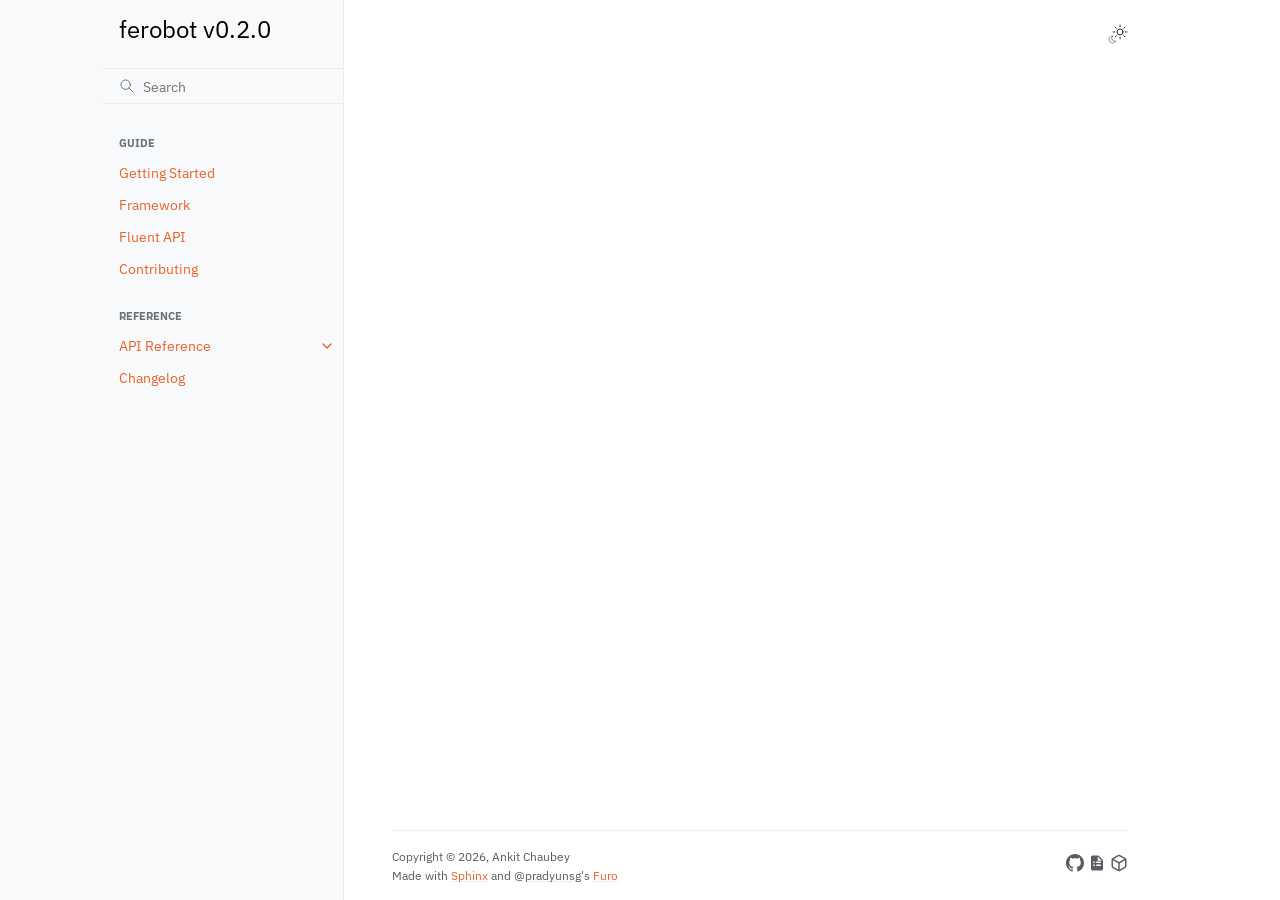
<file: search.html>
<!doctype html>
<html class="no-js" lang="en" data-content_root="./">
  <head>
<meta charset="utf-8">
    <meta name="viewport" content="width=device-width,initial-scale=1">
    <meta name="color-scheme" content="light dark"><link rel="index" title="Index" href="genindex.html"><link rel="search" title="Search" href="#">

    <!-- Generated with Sphinx 9.0.4 and Furo 2025.12.19 -->
<meta name="robots" content="noindex" />
<title>Search - ferobot v0.2.0</title><link rel="stylesheet" type="text/css" href="_static/pygments.css?v=d111a655" />
    <link rel="stylesheet" type="text/css" href="_static/styles/furo.css?v=7bdb33bb" />
    <link rel="stylesheet" type="text/css" href="_static/copybutton.css?v=76b2166b" />
    <link rel="stylesheet" type="text/css" href="_static/styles/furo-extensions.css?v=8dab3a3b" />
    <link rel="stylesheet" type="text/css" href="https://fonts.googleapis.com/css2?family=IBM+Plex+Sans:wght@400;500;600;700&family=JetBrains+Mono:wght@400;500&display=swap" />
    
    


<style>
  body {
    --color-code-background: #f2f2f2;
  --color-code-foreground: #1e1e1e;
  --color-brand-primary: #e8622a;
  --color-brand-content: #e8622a;
  --color-admonition-title: #e8622a;
  --font-stack: 'IBM Plex Sans', sans-serif;
  --font-stack--monospace: 'JetBrains Mono', monospace;
  
  }
  @media not print {
    body[data-theme="dark"] {
      --color-code-background: #202020;
  --color-code-foreground: #d0d0d0;
  --color-brand-primary: #f07a46;
  --color-brand-content: #f07a46;
  --color-admonition-title: #f07a46;
  --font-stack: 'IBM Plex Sans', sans-serif;
  --font-stack--monospace: 'JetBrains Mono', monospace;
  
    }
    @media (prefers-color-scheme: dark) {
      body:not([data-theme="light"]) {
        --color-code-background: #202020;
  --color-code-foreground: #d0d0d0;
  --color-brand-primary: #f07a46;
  --color-brand-content: #f07a46;
  --color-admonition-title: #f07a46;
  --font-stack: 'IBM Plex Sans', sans-serif;
  --font-stack--monospace: 'JetBrains Mono', monospace;
  
      }
    }
  }
</style></head>
  <body>
    
    <script>
      document.body.dataset.theme = localStorage.getItem("theme") || "auto";
    </script>
    

<svg xmlns="http://www.w3.org/2000/svg" style="display: none;">
  <symbol id="svg-toc" viewBox="0 0 24 24">
    <title>Contents</title>
    <svg stroke="currentColor" fill="currentColor" stroke-width="0" viewBox="0 0 1024 1024">
      <path d="M408 442h480c4.4 0 8-3.6 8-8v-56c0-4.4-3.6-8-8-8H408c-4.4 0-8 3.6-8 8v56c0 4.4 3.6 8 8 8zm-8 204c0 4.4 3.6 8 8 8h480c4.4 0 8-3.6 8-8v-56c0-4.4-3.6-8-8-8H408c-4.4 0-8 3.6-8 8v56zm504-486H120c-4.4 0-8 3.6-8 8v56c0 4.4 3.6 8 8 8h784c4.4 0 8-3.6 8-8v-56c0-4.4-3.6-8-8-8zm0 632H120c-4.4 0-8 3.6-8 8v56c0 4.4 3.6 8 8 8h784c4.4 0 8-3.6 8-8v-56c0-4.4-3.6-8-8-8zM115.4 518.9L271.7 642c5.8 4.6 14.4.5 14.4-6.9V388.9c0-7.4-8.5-11.5-14.4-6.9L115.4 505.1a8.74 8.74 0 0 0 0 13.8z"/>
    </svg>
  </symbol>
  <symbol id="svg-menu" viewBox="0 0 24 24">
    <title>Menu</title>
    <svg xmlns="http://www.w3.org/2000/svg" viewBox="0 0 24 24" fill="none" stroke="currentColor"
      stroke-width="2" stroke-linecap="round" stroke-linejoin="round" class="feather-menu">
      <line x1="3" y1="12" x2="21" y2="12"></line>
      <line x1="3" y1="6" x2="21" y2="6"></line>
      <line x1="3" y1="18" x2="21" y2="18"></line>
    </svg>
  </symbol>
  <symbol id="svg-arrow-right" viewBox="0 0 24 24">
    <title>Expand</title>
    <svg xmlns="http://www.w3.org/2000/svg" viewBox="0 0 24 24" fill="none" stroke="currentColor"
      stroke-width="2" stroke-linecap="round" stroke-linejoin="round" class="feather-chevron-right">
      <polyline points="9 18 15 12 9 6"></polyline>
    </svg>
  </symbol>
  <symbol id="svg-sun" viewBox="0 0 24 24">
    <title>Light mode</title>
    <svg xmlns="http://www.w3.org/2000/svg" viewBox="0 0 24 24" fill="none" stroke="currentColor"
      stroke-width="1" stroke-linecap="round" stroke-linejoin="round" class="feather-sun">
      <circle cx="12" cy="12" r="5"></circle>
      <line x1="12" y1="1" x2="12" y2="3"></line>
      <line x1="12" y1="21" x2="12" y2="23"></line>
      <line x1="4.22" y1="4.22" x2="5.64" y2="5.64"></line>
      <line x1="18.36" y1="18.36" x2="19.78" y2="19.78"></line>
      <line x1="1" y1="12" x2="3" y2="12"></line>
      <line x1="21" y1="12" x2="23" y2="12"></line>
      <line x1="4.22" y1="19.78" x2="5.64" y2="18.36"></line>
      <line x1="18.36" y1="5.64" x2="19.78" y2="4.22"></line>
    </svg>
  </symbol>
  <symbol id="svg-moon" viewBox="0 0 24 24">
    <title>Dark mode</title>
    <svg xmlns="http://www.w3.org/2000/svg" viewBox="0 0 24 24" fill="none" stroke="currentColor"
      stroke-width="1" stroke-linecap="round" stroke-linejoin="round" class="icon-tabler-moon">
      <path stroke="none" d="M0 0h24v24H0z" fill="none" />
      <path d="M12 3c.132 0 .263 0 .393 0a7.5 7.5 0 0 0 7.92 12.446a9 9 0 1 1 -8.313 -12.454z" />
    </svg>
  </symbol>
  <symbol id="svg-sun-with-moon" viewBox="0 0 24 24">
    <title>Auto light/dark, in light mode</title>
    <svg xmlns="http://www.w3.org/2000/svg" viewBox="0 0 24 24" fill="none" stroke="currentColor"
      stroke-width="1" stroke-linecap="round" stroke-linejoin="round"
      class="icon-custom-derived-from-feather-sun-and-tabler-moon">
      <path style="opacity: 50%" d="M 5.411 14.504 C 5.471 14.504 5.532 14.504 5.591 14.504 C 3.639 16.319 4.383 19.569 6.931 20.352 C 7.693 20.586 8.512 20.551 9.25 20.252 C 8.023 23.207 4.056 23.725 2.11 21.184 C 0.166 18.642 1.702 14.949 4.874 14.536 C 5.051 14.512 5.231 14.5 5.411 14.5 L 5.411 14.504 Z"/>
      <line x1="14.5" y1="3.25" x2="14.5" y2="1.25"/>
      <line x1="14.5" y1="15.85" x2="14.5" y2="17.85"/>
      <line x1="10.044" y1="5.094" x2="8.63" y2="3.68"/>
      <line x1="19" y1="14.05" x2="20.414" y2="15.464"/>
      <line x1="8.2" y1="9.55" x2="6.2" y2="9.55"/>
      <line x1="20.8" y1="9.55" x2="22.8" y2="9.55"/>
      <line x1="10.044" y1="14.006" x2="8.63" y2="15.42"/>
      <line x1="19" y1="5.05" x2="20.414" y2="3.636"/>
      <circle cx="14.5" cy="9.55" r="3.6"/>
    </svg>
  </symbol>
  <symbol id="svg-moon-with-sun" viewBox="0 0 24 24">
    <title>Auto light/dark, in dark mode</title>
    <svg xmlns="http://www.w3.org/2000/svg" viewBox="0 0 24 24" fill="none" stroke="currentColor"
      stroke-width="1" stroke-linecap="round" stroke-linejoin="round"
      class="icon-custom-derived-from-feather-sun-and-tabler-moon">
      <path d="M 8.282 7.007 C 8.385 7.007 8.494 7.007 8.595 7.007 C 5.18 10.184 6.481 15.869 10.942 17.24 C 12.275 17.648 13.706 17.589 15 17.066 C 12.851 22.236 5.91 23.143 2.505 18.696 C -0.897 14.249 1.791 7.786 7.342 7.063 C 7.652 7.021 7.965 7 8.282 7 L 8.282 7.007 Z"/>
      <line style="opacity: 50%" x1="18" y1="3.705" x2="18" y2="2.5"/>
      <line style="opacity: 50%" x1="18" y1="11.295" x2="18" y2="12.5"/>
      <line style="opacity: 50%" x1="15.316" y1="4.816" x2="14.464" y2="3.964"/>
      <line style="opacity: 50%" x1="20.711" y1="10.212" x2="21.563" y2="11.063"/>
      <line style="opacity: 50%" x1="14.205" y1="7.5" x2="13.001" y2="7.5"/>
      <line style="opacity: 50%" x1="21.795" y1="7.5" x2="23" y2="7.5"/>
      <line style="opacity: 50%" x1="15.316" y1="10.184" x2="14.464" y2="11.036"/>
      <line style="opacity: 50%" x1="20.711" y1="4.789" x2="21.563" y2="3.937"/>
      <circle style="opacity: 50%" cx="18" cy="7.5" r="2.169"/>
    </svg>
  </symbol>
  <symbol id="svg-pencil" viewBox="0 0 24 24">
    <svg xmlns="http://www.w3.org/2000/svg" viewBox="0 0 24 24" fill="none" stroke="currentColor"
      stroke-width="1" stroke-linecap="round" stroke-linejoin="round" class="icon-tabler-pencil-code">
      <path d="M4 20h4l10.5 -10.5a2.828 2.828 0 1 0 -4 -4l-10.5 10.5v4" />
      <path d="M13.5 6.5l4 4" />
      <path d="M20 21l2 -2l-2 -2" />
      <path d="M17 17l-2 2l2 2" />
    </svg>
  </symbol>
  <symbol id="svg-eye" viewBox="0 0 24 24">
    <svg xmlns="http://www.w3.org/2000/svg" viewBox="0 0 24 24" fill="none" stroke="currentColor"
      stroke-width="1" stroke-linecap="round" stroke-linejoin="round" class="icon-tabler-eye-code">
      <path stroke="none" d="M0 0h24v24H0z" fill="none" />
      <path d="M10 12a2 2 0 1 0 4 0a2 2 0 0 0 -4 0" />
      <path
        d="M11.11 17.958c-3.209 -.307 -5.91 -2.293 -8.11 -5.958c2.4 -4 5.4 -6 9 -6c3.6 0 6.6 2 9 6c-.21 .352 -.427 .688 -.647 1.008" />
      <path d="M20 21l2 -2l-2 -2" />
      <path d="M17 17l-2 2l2 2" />
    </svg>
  </symbol>
</svg>

<input type="checkbox" class="sidebar-toggle" name="__navigation" id="__navigation" aria-label="Toggle site navigation sidebar">
<input type="checkbox" class="sidebar-toggle" name="__toc" id="__toc" aria-label="Toggle table of contents sidebar">
<label class="overlay sidebar-overlay" for="__navigation"></label>
<label class="overlay toc-overlay" for="__toc"></label>

<a class="skip-to-content muted-link" href="#furo-main-content">Skip to content</a>



<div class="page">
  <header class="mobile-header">
    <div class="header-left">
      <label class="nav-overlay-icon" for="__navigation">
        <span class="icon"><svg><use href="#svg-menu"></use></svg></span>
      </label>
    </div>
    <div class="header-center">
      <a href="index.html"><div class="brand">ferobot v0.2.0</div></a>
    </div>
    <div class="header-right">
      <div class="theme-toggle-container theme-toggle-header">
        <button class="theme-toggle" aria-label="Toggle Light / Dark / Auto color theme">
          <svg class="theme-icon-when-auto-light"><use href="#svg-sun-with-moon"></use></svg>
          <svg class="theme-icon-when-auto-dark"><use href="#svg-moon-with-sun"></use></svg>
          <svg class="theme-icon-when-dark"><use href="#svg-moon"></use></svg>
          <svg class="theme-icon-when-light"><use href="#svg-sun"></use></svg>
        </button>
      </div>
      <label class="toc-overlay-icon toc-header-icon no-toc" for="__toc">
        <span class="icon"><svg><use href="#svg-toc"></use></svg></span>
      </label>
    </div>
  </header>
  <aside class="sidebar-drawer">
    <div class="sidebar-container">
      
      <div class="sidebar-sticky"><a class="sidebar-brand" href="index.html">
  
  <span class="sidebar-brand-text">ferobot v0.2.0</span>
  
</a><form class="sidebar-search-container" method="get" action="#" role="search">
  <input class="sidebar-search" placeholder="Search" name="q" aria-label="Search">
  <input type="hidden" name="check_keywords" value="yes">
  <input type="hidden" name="area" value="default">
</form>
<div id="searchbox"></div><div class="sidebar-scroll"><div class="sidebar-tree">
  <p class="caption" role="heading"><span class="caption-text">Guide</span></p>
<ul>
<li class="toctree-l1"><a class="reference internal" href="getting-started.html">Getting Started</a></li>
<li class="toctree-l1"><a class="reference internal" href="framework.html">Framework</a></li>
<li class="toctree-l1"><a class="reference internal" href="fluent.html">Fluent API</a></li>
<li class="toctree-l1"><a class="reference internal" href="contributing.html">Contributing</a></li>
</ul>
<p class="caption" role="heading"><span class="caption-text">Reference</span></p>
<ul>
<li class="toctree-l1 has-children"><a class="reference internal" href="reference/index.html">API Reference</a><input aria-label="Toggle navigation of API Reference" class="toctree-checkbox" id="toctree-checkbox-1" name="toctree-checkbox-1" role="switch" type="checkbox"/><label for="toctree-checkbox-1"><span class="icon"><svg><use href="#svg-arrow-right"></use></svg></span></label><ul>
<li class="toctree-l2"><a class="reference internal" href="reference/methods.html">Bot Methods</a></li>
<li class="toctree-l2"><a class="reference internal" href="reference/types.html">Types Reference</a></li>
</ul>
</li>
<li class="toctree-l1"><a class="reference internal" href="changelog.html">Changelog</a></li>
</ul>

</div>
</div>

      </div>
      
    </div>
  </aside>
  <div class="main">
    <div class="content">
      <div class="article-container">
        <a href="#" class="back-to-top muted-link">
          <svg xmlns="http://www.w3.org/2000/svg" viewBox="0 0 24 24">
            <path d="M13 20h-2V8l-5.5 5.5-1.42-1.42L12 4.16l7.92 7.92-1.42 1.42L13 8v12z"></path>
          </svg>
          <span>Back to top</span>
        </a>
        <div class="content-icon-container">
          <div class="theme-toggle-container theme-toggle-content">
            <button class="theme-toggle" aria-label="Toggle Light / Dark / Auto color theme">
              <svg class="theme-icon-when-auto-light"><use href="#svg-sun-with-moon"></use></svg>
              <svg class="theme-icon-when-auto-dark"><use href="#svg-moon-with-sun"></use></svg>
              <svg class="theme-icon-when-dark"><use href="#svg-moon"></use></svg>
              <svg class="theme-icon-when-light"><use href="#svg-sun"></use></svg>
            </button>
          </div>
          <label class="toc-overlay-icon toc-content-icon no-toc" for="__toc">
            <span class="icon"><svg><use href="#svg-toc"></use></svg></span>
          </label>
        </div>
        <article role="main" id="furo-main-content">
          
<noscript>
<div class="admonition error">
  <p class="admonition-title">Error</p>
  <p>
    Please activate JavaScript to enable the search functionality.
  </p>
</div>
</noscript>

<div id="search-results"></div>

        </article>
      </div>
      <footer>
        
        <div class="related-pages">
          
          
        </div>
        <div class="bottom-of-page">
          <div class="left-details">
            <div class="copyright">
                Copyright &#169; 2026, Ankit Chaubey
            </div>
            Made with <a href="https://www.sphinx-doc.org/">Sphinx</a> and <a class="muted-link" href="https://pradyunsg.me">@pradyunsg</a>'s
            
            <a href="https://github.com/pradyunsg/furo">Furo</a>
            
          </div>
          <div class="right-details">
            <div class="icons">
              <a class="muted-link " href="https://github.com/ankit-chaubey/ferobot" aria-label="GitHub"><svg stroke="currentColor" fill="currentColor" stroke-width="0" viewBox="0 0 16 16" height="1em" width="1em" xmlns="http://www.w3.org/2000/svg"><path d="M8 0C3.58 0 0 3.58 0 8c0 3.54 2.29 6.53 5.47 7.59.4.07.55-.17.55-.38 0-.19-.01-.82-.01-1.49-2.01.37-2.53-.49-2.69-.94-.09-.23-.48-.94-.82-1.13-.28-.15-.68-.52-.01-.53.63-.01 1.08.58 1.23.82.72 1.21 1.87.87 2.33.66.07-.52.28-.87.51-1.07-1.78-.2-3.64-.89-3.64-3.95 0-.87.31-1.59.82-2.15-.08-.2-.36-1.02.08-2.12 0 0 .67-.21 2.2.82.64-.18 1.32-.27 2-.27.68 0 1.36.09 2 .27 1.53-1.04 2.2-.82 2.2-.82.44 1.1.16 1.92.08 2.12.51.56.82 1.27.82 2.15 0 3.07-1.87 3.75-3.65 3.95.29.25.54.73.54 1.48 0 1.07-.01 1.93-.01 2.2 0 .21.15.46.55.38A8.012 8.012 0 0 0 16 8c0-4.42-3.58-8-8-8z"></path></svg></a>
              <a class="muted-link " href="https://docs.rs/ferobot" aria-label="docs.rs"><svg stroke="currentColor" fill="currentColor" stroke-width="0" viewBox="0 0 24 24" height="1em" width="1em" xmlns="http://www.w3.org/2000/svg"><path d="M13 9h5.5L13 3.5V9M6 2h8l6 6v12a2 2 0 0 1-2 2H6a2 2 0 0 1-2-2V4c0-1.11.89-2 2-2m5 12v2h6v-2h-6m0-4v2h6v-2h-6m-4 0v2h2v-2H7m0 4v2h2v-2H7z"/></svg></a>
              <a class="muted-link " href="https://crates.io/crates/ferobot" aria-label="crates.io"><svg stroke="currentColor" fill="none" stroke-width="2" viewBox="0 0 24 24" height="1em" width="1em" xmlns="http://www.w3.org/2000/svg"><path d="M21 16V8a2 2 0 0 0-1-1.73l-7-4a2 2 0 0 0-2 0l-7 4A2 2 0 0 0 3 8v8a2 2 0 0 0 1 1.73l7 4a2 2 0 0 0 2 0l7-4A2 2 0 0 0 21 16z"/><polyline points="3.27 6.96 12 12.01 20.73 6.96"/><line x1="12" y1="22.08" x2="12" y2="12"/></svg></a>
              
            </div>
          </div>
        </div>
        
      </footer>
    </div>
    <aside class="toc-drawer no-toc">
      
      
      
    </aside>
  </div>
</div><script src="_static/documentation_options.js?v=95e61db4"></script>
    <script src="_static/doctools.js?v=fd6eb6e6"></script>
    <script src="_static/sphinx_highlight.js?v=6ffebe34"></script>
    <script src="_static/scripts/furo.js?v=46bd48cc"></script>
    <script src="_static/clipboard.min.js?v=a7894cd8"></script>
    <script src="_static/copybutton.js?v=cca77546"></script>
    
<script src="_static/searchtools.js"></script>
<script src="_static/language_data.js"></script>
<script src="searchindex.js"></script></body>
</html>
</file>
<file: _static/pygments.css>
.highlight pre { line-height: 125%; }
.highlight td.linenos .normal { color: inherit; background-color: transparent; padding-left: 5px; padding-right: 5px; }
.highlight span.linenos { color: inherit; background-color: transparent; padding-left: 5px; padding-right: 5px; }
.highlight td.linenos .special { color: #000000; background-color: #ffffc0; padding-left: 5px; padding-right: 5px; }
.highlight span.linenos.special { color: #000000; background-color: #ffffc0; padding-left: 5px; padding-right: 5px; }
.highlight .hll { background-color: #fdf2e2 }
.highlight { background: #f2f2f2; color: #1E1E1E }
.highlight .c { color: #515151 } /* Comment */
.highlight .err { color: #D71835 } /* Error */
.highlight .k { color: #8045E5 } /* Keyword */
.highlight .l { color: #7F4707 } /* Literal */
.highlight .n { color: #1E1E1E } /* Name */
.highlight .o { color: #163 } /* Operator */
.highlight .p { color: #1E1E1E } /* Punctuation */
.highlight .ch { color: #515151 } /* Comment.Hashbang */
.highlight .cm { color: #515151 } /* Comment.Multiline */
.highlight .cp { color: #515151 } /* Comment.Preproc */
.highlight .cpf { color: #515151 } /* Comment.PreprocFile */
.highlight .c1 { color: #515151 } /* Comment.Single */
.highlight .cs { color: #515151 } /* Comment.Special */
.highlight .gd { color: #00749C } /* Generic.Deleted */
.highlight .ge { font-style: italic } /* Generic.Emph */
.highlight .gh { color: #00749C } /* Generic.Heading */
.highlight .gs { font-weight: bold } /* Generic.Strong */
.highlight .gu { color: #00749C } /* Generic.Subheading */
.highlight .kc { color: #8045E5 } /* Keyword.Constant */
.highlight .kd { color: #8045E5 } /* Keyword.Declaration */
.highlight .kn { color: #8045E5 } /* Keyword.Namespace */
.highlight .kp { color: #8045E5 } /* Keyword.Pseudo */
.highlight .kr { color: #8045E5 } /* Keyword.Reserved */
.highlight .kt { color: #7F4707 } /* Keyword.Type */
.highlight .ld { color: #7F4707 } /* Literal.Date */
.highlight .m { color: #7F4707 } /* Literal.Number */
.highlight .s { color: #163 } /* Literal.String */
.highlight .na { color: #7F4707 } /* Name.Attribute */
.highlight .nb { color: #7F4707 } /* Name.Builtin */
.highlight .nc { color: #00749C } /* Name.Class */
.highlight .no { color: #00749C } /* Name.Constant */
.highlight .nd { color: #7F4707 } /* Name.Decorator */
.highlight .ni { color: #163 } /* Name.Entity */
.highlight .ne { color: #8045E5 } /* Name.Exception */
.highlight .nf { color: #00749C } /* Name.Function */
.highlight .nl { color: #7F4707 } /* Name.Label */
.highlight .nn { color: #1E1E1E } /* Name.Namespace */
.highlight .nx { color: #1E1E1E } /* Name.Other */
.highlight .py { color: #00749C } /* Name.Property */
.highlight .nt { color: #00749C } /* Name.Tag */
.highlight .nv { color: #D71835 } /* Name.Variable */
.highlight .ow { color: #8045E5 } /* Operator.Word */
.highlight .pm { color: #1E1E1E } /* Punctuation.Marker */
.highlight .w { color: #1E1E1E } /* Text.Whitespace */
.highlight .mb { color: #7F4707 } /* Literal.Number.Bin */
.highlight .mf { color: #7F4707 } /* Literal.Number.Float */
.highlight .mh { color: #7F4707 } /* Literal.Number.Hex */
.highlight .mi { color: #7F4707 } /* Literal.Number.Integer */
.highlight .mo { color: #7F4707 } /* Literal.Number.Oct */
.highlight .sa { color: #163 } /* Literal.String.Affix */
.highlight .sb { color: #163 } /* Literal.String.Backtick */
.highlight .sc { color: #163 } /* Literal.String.Char */
.highlight .dl { color: #163 } /* Literal.String.Delimiter */
.highlight .sd { color: #163 } /* Literal.String.Doc */
.highlight .s2 { color: #163 } /* Literal.String.Double */
.highlight .se { color: #163 } /* Literal.String.Escape */
.highlight .sh { color: #163 } /* Literal.String.Heredoc */
.highlight .si { color: #163 } /* Literal.String.Interpol */
.highlight .sx { color: #163 } /* Literal.String.Other */
.highlight .sr { color: #D71835 } /* Literal.String.Regex */
.highlight .s1 { color: #163 } /* Literal.String.Single */
.highlight .ss { color: #00749C } /* Literal.String.Symbol */
.highlight .bp { color: #7F4707 } /* Name.Builtin.Pseudo */
.highlight .fm { color: #00749C } /* Name.Function.Magic */
.highlight .vc { color: #D71835 } /* Name.Variable.Class */
.highlight .vg { color: #D71835 } /* Name.Variable.Global */
.highlight .vi { color: #D71835 } /* Name.Variable.Instance */
.highlight .vm { color: #7F4707 } /* Name.Variable.Magic */
.highlight .il { color: #7F4707 } /* Literal.Number.Integer.Long */
@media not print {
body[data-theme="dark"] .highlight pre { line-height: 125%; }
body[data-theme="dark"] .highlight td.linenos .normal { color: #aaaaaa; background-color: transparent; padding-left: 5px; padding-right: 5px; }
body[data-theme="dark"] .highlight span.linenos { color: #aaaaaa; background-color: transparent; padding-left: 5px; padding-right: 5px; }
body[data-theme="dark"] .highlight td.linenos .special { color: #000000; background-color: #ffffc0; padding-left: 5px; padding-right: 5px; }
body[data-theme="dark"] .highlight span.linenos.special { color: #000000; background-color: #ffffc0; padding-left: 5px; padding-right: 5px; }
body[data-theme="dark"] .highlight .hll { background-color: #404040 }
body[data-theme="dark"] .highlight { background: #202020; color: #D0D0D0 }
body[data-theme="dark"] .highlight .c { color: #ABABAB; font-style: italic } /* Comment */
body[data-theme="dark"] .highlight .err { color: #A61717; background-color: #E3D2D2 } /* Error */
body[data-theme="dark"] .highlight .esc { color: #D0D0D0 } /* Escape */
body[data-theme="dark"] .highlight .g { color: #D0D0D0 } /* Generic */
body[data-theme="dark"] .highlight .k { color: #6EBF26; font-weight: bold } /* Keyword */
body[data-theme="dark"] .highlight .l { color: #D0D0D0 } /* Literal */
body[data-theme="dark"] .highlight .n { color: #D0D0D0 } /* Name */
body[data-theme="dark"] .highlight .o { color: #D0D0D0 } /* Operator */
body[data-theme="dark"] .highlight .x { color: #D0D0D0 } /* Other */
body[data-theme="dark"] .highlight .p { color: #D0D0D0 } /* Punctuation */
body[data-theme="dark"] .highlight .ch { color: #ABABAB; font-style: italic } /* Comment.Hashbang */
body[data-theme="dark"] .highlight .cm { color: #ABABAB; font-style: italic } /* Comment.Multiline */
body[data-theme="dark"] .highlight .cp { color: #FF3A3A; font-weight: bold } /* Comment.Preproc */
body[data-theme="dark"] .highlight .cpf { color: #ABABAB; font-style: italic } /* Comment.PreprocFile */
body[data-theme="dark"] .highlight .c1 { color: #ABABAB; font-style: italic } /* Comment.Single */
body[data-theme="dark"] .highlight .cs { color: #E50808; font-weight: bold; background-color: #520000 } /* Comment.Special */
body[data-theme="dark"] .highlight .gd { color: #FF3A3A } /* Generic.Deleted */
body[data-theme="dark"] .highlight .ge { color: #D0D0D0; font-style: italic } /* Generic.Emph */
body[data-theme="dark"] .highlight .ges { color: #D0D0D0; font-weight: bold; font-style: italic } /* Generic.EmphStrong */
body[data-theme="dark"] .highlight .gr { color: #FF3A3A } /* Generic.Error */
body[data-theme="dark"] .highlight .gh { color: #FFF; font-weight: bold } /* Generic.Heading */
body[data-theme="dark"] .highlight .gi { color: #589819 } /* Generic.Inserted */
body[data-theme="dark"] .highlight .go { color: #CCC } /* Generic.Output */
body[data-theme="dark"] .highlight .gp { color: #AAA } /* Generic.Prompt */
body[data-theme="dark"] .highlight .gs { color: #D0D0D0; font-weight: bold } /* Generic.Strong */
body[data-theme="dark"] .highlight .gu { color: #FFF; text-decoration: underline } /* Generic.Subheading */
body[data-theme="dark"] .highlight .gt { color: #FF3A3A } /* Generic.Traceback */
body[data-theme="dark"] .highlight .kc { color: #6EBF26; font-weight: bold } /* Keyword.Constant */
body[data-theme="dark"] .highlight .kd { color: #6EBF26; font-weight: bold } /* Keyword.Declaration */
body[data-theme="dark"] .highlight .kn { color: #6EBF26; font-weight: bold } /* Keyword.Namespace */
body[data-theme="dark"] .highlight .kp { color: #6EBF26 } /* Keyword.Pseudo */
body[data-theme="dark"] .highlight .kr { color: #6EBF26; font-weight: bold } /* Keyword.Reserved */
body[data-theme="dark"] .highlight .kt { color: #6EBF26; font-weight: bold } /* Keyword.Type */
body[data-theme="dark"] .highlight .ld { color: #D0D0D0 } /* Literal.Date */
body[data-theme="dark"] .highlight .m { color: #51B2FD } /* Literal.Number */
body[data-theme="dark"] .highlight .s { color: #ED9D13 } /* Literal.String */
body[data-theme="dark"] .highlight .na { color: #BBB } /* Name.Attribute */
body[data-theme="dark"] .highlight .nb { color: #2FBCCD } /* Name.Builtin */
body[data-theme="dark"] .highlight .nc { color: #71ADFF; text-decoration: underline } /* Name.Class */
body[data-theme="dark"] .highlight .no { color: #40FFFF } /* Name.Constant */
body[data-theme="dark"] .highlight .nd { color: #FFA500 } /* Name.Decorator */
body[data-theme="dark"] .highlight .ni { color: #D0D0D0 } /* Name.Entity */
body[data-theme="dark"] .highlight .ne { color: #BBB } /* Name.Exception */
body[data-theme="dark"] .highlight .nf { color: #71ADFF } /* Name.Function */
body[data-theme="dark"] .highlight .nl { color: #D0D0D0 } /* Name.Label */
body[data-theme="dark"] .highlight .nn { color: #71ADFF; text-decoration: underline } /* Name.Namespace */
body[data-theme="dark"] .highlight .nx { color: #D0D0D0 } /* Name.Other */
body[data-theme="dark"] .highlight .py { color: #D0D0D0 } /* Name.Property */
body[data-theme="dark"] .highlight .nt { color: #6EBF26; font-weight: bold } /* Name.Tag */
body[data-theme="dark"] .highlight .nv { color: #40FFFF } /* Name.Variable */
body[data-theme="dark"] .highlight .ow { color: #6EBF26; font-weight: bold } /* Operator.Word */
body[data-theme="dark"] .highlight .pm { color: #D0D0D0 } /* Punctuation.Marker */
body[data-theme="dark"] .highlight .w { color: #666 } /* Text.Whitespace */
body[data-theme="dark"] .highlight .mb { color: #51B2FD } /* Literal.Number.Bin */
body[data-theme="dark"] .highlight .mf { color: #51B2FD } /* Literal.Number.Float */
body[data-theme="dark"] .highlight .mh { color: #51B2FD } /* Literal.Number.Hex */
body[data-theme="dark"] .highlight .mi { color: #51B2FD } /* Literal.Number.Integer */
body[data-theme="dark"] .highlight .mo { color: #51B2FD } /* Literal.Number.Oct */
body[data-theme="dark"] .highlight .sa { color: #ED9D13 } /* Literal.String.Affix */
body[data-theme="dark"] .highlight .sb { color: #ED9D13 } /* Literal.String.Backtick */
body[data-theme="dark"] .highlight .sc { color: #ED9D13 } /* Literal.String.Char */
body[data-theme="dark"] .highlight .dl { color: #ED9D13 } /* Literal.String.Delimiter */
body[data-theme="dark"] .highlight .sd { color: #ED9D13 } /* Literal.String.Doc */
body[data-theme="dark"] .highlight .s2 { color: #ED9D13 } /* Literal.String.Double */
body[data-theme="dark"] .highlight .se { color: #ED9D13 } /* Literal.String.Escape */
body[data-theme="dark"] .highlight .sh { color: #ED9D13 } /* Literal.String.Heredoc */
body[data-theme="dark"] .highlight .si { color: #ED9D13 } /* Literal.String.Interpol */
body[data-theme="dark"] .highlight .sx { color: #FFA500 } /* Literal.String.Other */
body[data-theme="dark"] .highlight .sr { color: #ED9D13 } /* Literal.String.Regex */
body[data-theme="dark"] .highlight .s1 { color: #ED9D13 } /* Literal.String.Single */
body[data-theme="dark"] .highlight .ss { color: #ED9D13 } /* Literal.String.Symbol */
body[data-theme="dark"] .highlight .bp { color: #2FBCCD } /* Name.Builtin.Pseudo */
body[data-theme="dark"] .highlight .fm { color: #71ADFF } /* Name.Function.Magic */
body[data-theme="dark"] .highlight .vc { color: #40FFFF } /* Name.Variable.Class */
body[data-theme="dark"] .highlight .vg { color: #40FFFF } /* Name.Variable.Global */
body[data-theme="dark"] .highlight .vi { color: #40FFFF } /* Name.Variable.Instance */
body[data-theme="dark"] .highlight .vm { color: #40FFFF } /* Name.Variable.Magic */
body[data-theme="dark"] .highlight .il { color: #51B2FD } /* Literal.Number.Integer.Long */
@media (prefers-color-scheme: dark) {
body:not([data-theme="light"]) .highlight pre { line-height: 125%; }
body:not([data-theme="light"]) .highlight td.linenos .normal { color: #aaaaaa; background-color: transparent; padding-left: 5px; padding-right: 5px; }
body:not([data-theme="light"]) .highlight span.linenos { color: #aaaaaa; background-color: transparent; padding-left: 5px; padding-right: 5px; }
body:not([data-theme="light"]) .highlight td.linenos .special { color: #000000; background-color: #ffffc0; padding-left: 5px; padding-right: 5px; }
body:not([data-theme="light"]) .highlight span.linenos.special { color: #000000; background-color: #ffffc0; padding-left: 5px; padding-right: 5px; }
body:not([data-theme="light"]) .highlight .hll { background-color: #404040 }
body:not([data-theme="light"]) .highlight { background: #202020; color: #D0D0D0 }
body:not([data-theme="light"]) .highlight .c { color: #ABABAB; font-style: italic } /* Comment */
body:not([data-theme="light"]) .highlight .err { color: #A61717; background-color: #E3D2D2 } /* Error */
body:not([data-theme="light"]) .highlight .esc { color: #D0D0D0 } /* Escape */
body:not([data-theme="light"]) .highlight .g { color: #D0D0D0 } /* Generic */
body:not([data-theme="light"]) .highlight .k { color: #6EBF26; font-weight: bold } /* Keyword */
body:not([data-theme="light"]) .highlight .l { color: #D0D0D0 } /* Literal */
body:not([data-theme="light"]) .highlight .n { color: #D0D0D0 } /* Name */
body:not([data-theme="light"]) .highlight .o { color: #D0D0D0 } /* Operator */
body:not([data-theme="light"]) .highlight .x { color: #D0D0D0 } /* Other */
body:not([data-theme="light"]) .highlight .p { color: #D0D0D0 } /* Punctuation */
body:not([data-theme="light"]) .highlight .ch { color: #ABABAB; font-style: italic } /* Comment.Hashbang */
body:not([data-theme="light"]) .highlight .cm { color: #ABABAB; font-style: italic } /* Comment.Multiline */
body:not([data-theme="light"]) .highlight .cp { color: #FF3A3A; font-weight: bold } /* Comment.Preproc */
body:not([data-theme="light"]) .highlight .cpf { color: #ABABAB; font-style: italic } /* Comment.PreprocFile */
body:not([data-theme="light"]) .highlight .c1 { color: #ABABAB; font-style: italic } /* Comment.Single */
body:not([data-theme="light"]) .highlight .cs { color: #E50808; font-weight: bold; background-color: #520000 } /* Comment.Special */
body:not([data-theme="light"]) .highlight .gd { color: #FF3A3A } /* Generic.Deleted */
body:not([data-theme="light"]) .highlight .ge { color: #D0D0D0; font-style: italic } /* Generic.Emph */
body:not([data-theme="light"]) .highlight .ges { color: #D0D0D0; font-weight: bold; font-style: italic } /* Generic.EmphStrong */
body:not([data-theme="light"]) .highlight .gr { color: #FF3A3A } /* Generic.Error */
body:not([data-theme="light"]) .highlight .gh { color: #FFF; font-weight: bold } /* Generic.Heading */
body:not([data-theme="light"]) .highlight .gi { color: #589819 } /* Generic.Inserted */
body:not([data-theme="light"]) .highlight .go { color: #CCC } /* Generic.Output */
body:not([data-theme="light"]) .highlight .gp { color: #AAA } /* Generic.Prompt */
body:not([data-theme="light"]) .highlight .gs { color: #D0D0D0; font-weight: bold } /* Generic.Strong */
body:not([data-theme="light"]) .highlight .gu { color: #FFF; text-decoration: underline } /* Generic.Subheading */
body:not([data-theme="light"]) .highlight .gt { color: #FF3A3A } /* Generic.Traceback */
body:not([data-theme="light"]) .highlight .kc { color: #6EBF26; font-weight: bold } /* Keyword.Constant */
body:not([data-theme="light"]) .highlight .kd { color: #6EBF26; font-weight: bold } /* Keyword.Declaration */
body:not([data-theme="light"]) .highlight .kn { color: #6EBF26; font-weight: bold } /* Keyword.Namespace */
body:not([data-theme="light"]) .highlight .kp { color: #6EBF26 } /* Keyword.Pseudo */
body:not([data-theme="light"]) .highlight .kr { color: #6EBF26; font-weight: bold } /* Keyword.Reserved */
body:not([data-theme="light"]) .highlight .kt { color: #6EBF26; font-weight: bold } /* Keyword.Type */
body:not([data-theme="light"]) .highlight .ld { color: #D0D0D0 } /* Literal.Date */
body:not([data-theme="light"]) .highlight .m { color: #51B2FD } /* Literal.Number */
body:not([data-theme="light"]) .highlight .s { color: #ED9D13 } /* Literal.String */
body:not([data-theme="light"]) .highlight .na { color: #BBB } /* Name.Attribute */
body:not([data-theme="light"]) .highlight .nb { color: #2FBCCD } /* Name.Builtin */
body:not([data-theme="light"]) .highlight .nc { color: #71ADFF; text-decoration: underline } /* Name.Class */
body:not([data-theme="light"]) .highlight .no { color: #40FFFF } /* Name.Constant */
body:not([data-theme="light"]) .highlight .nd { color: #FFA500 } /* Name.Decorator */
body:not([data-theme="light"]) .highlight .ni { color: #D0D0D0 } /* Name.Entity */
body:not([data-theme="light"]) .highlight .ne { color: #BBB } /* Name.Exception */
body:not([data-theme="light"]) .highlight .nf { color: #71ADFF } /* Name.Function */
body:not([data-theme="light"]) .highlight .nl { color: #D0D0D0 } /* Name.Label */
body:not([data-theme="light"]) .highlight .nn { color: #71ADFF; text-decoration: underline } /* Name.Namespace */
body:not([data-theme="light"]) .highlight .nx { color: #D0D0D0 } /* Name.Other */
body:not([data-theme="light"]) .highlight .py { color: #D0D0D0 } /* Name.Property */
body:not([data-theme="light"]) .highlight .nt { color: #6EBF26; font-weight: bold } /* Name.Tag */
body:not([data-theme="light"]) .highlight .nv { color: #40FFFF } /* Name.Variable */
body:not([data-theme="light"]) .highlight .ow { color: #6EBF26; font-weight: bold } /* Operator.Word */
body:not([data-theme="light"]) .highlight .pm { color: #D0D0D0 } /* Punctuation.Marker */
body:not([data-theme="light"]) .highlight .w { color: #666 } /* Text.Whitespace */
body:not([data-theme="light"]) .highlight .mb { color: #51B2FD } /* Literal.Number.Bin */
body:not([data-theme="light"]) .highlight .mf { color: #51B2FD } /* Literal.Number.Float */
body:not([data-theme="light"]) .highlight .mh { color: #51B2FD } /* Literal.Number.Hex */
body:not([data-theme="light"]) .highlight .mi { color: #51B2FD } /* Literal.Number.Integer */
body:not([data-theme="light"]) .highlight .mo { color: #51B2FD } /* Literal.Number.Oct */
body:not([data-theme="light"]) .highlight .sa { color: #ED9D13 } /* Literal.String.Affix */
body:not([data-theme="light"]) .highlight .sb { color: #ED9D13 } /* Literal.String.Backtick */
body:not([data-theme="light"]) .highlight .sc { color: #ED9D13 } /* Literal.String.Char */
body:not([data-theme="light"]) .highlight .dl { color: #ED9D13 } /* Literal.String.Delimiter */
body:not([data-theme="light"]) .highlight .sd { color: #ED9D13 } /* Literal.String.Doc */
body:not([data-theme="light"]) .highlight .s2 { color: #ED9D13 } /* Literal.String.Double */
body:not([data-theme="light"]) .highlight .se { color: #ED9D13 } /* Literal.String.Escape */
body:not([data-theme="light"]) .highlight .sh { color: #ED9D13 } /* Literal.String.Heredoc */
body:not([data-theme="light"]) .highlight .si { color: #ED9D13 } /* Literal.String.Interpol */
body:not([data-theme="light"]) .highlight .sx { color: #FFA500 } /* Literal.String.Other */
body:not([data-theme="light"]) .highlight .sr { color: #ED9D13 } /* Literal.String.Regex */
body:not([data-theme="light"]) .highlight .s1 { color: #ED9D13 } /* Literal.String.Single */
body:not([data-theme="light"]) .highlight .ss { color: #ED9D13 } /* Literal.String.Symbol */
body:not([data-theme="light"]) .highlight .bp { color: #2FBCCD } /* Name.Builtin.Pseudo */
body:not([data-theme="light"]) .highlight .fm { color: #71ADFF } /* Name.Function.Magic */
body:not([data-theme="light"]) .highlight .vc { color: #40FFFF } /* Name.Variable.Class */
body:not([data-theme="light"]) .highlight .vg { color: #40FFFF } /* Name.Variable.Global */
body:not([data-theme="light"]) .highlight .vi { color: #40FFFF } /* Name.Variable.Instance */
body:not([data-theme="light"]) .highlight .vm { color: #40FFFF } /* Name.Variable.Magic */
body:not([data-theme="light"]) .highlight .il { color: #51B2FD } /* Literal.Number.Integer.Long */
}
}
</file>
<file: _static/copybutton.css>
/* Copy buttons */
button.copybtn {
    position: absolute;
    display: flex;
    top: .3em;
    right: .3em;
    width: 1.7em;
    height: 1.7em;
	opacity: 0;
    transition: opacity 0.3s, border .3s, background-color .3s;
    user-select: none;
    padding: 0;
    border: none;
    outline: none;
    border-radius: 0.4em;
    /* The colors that GitHub uses */
    border: #1b1f2426 1px solid;
    background-color: #f6f8fa;
    color: #57606a;
}

button.copybtn.success {
    border-color: #22863a;
    color: #22863a;
}

button.copybtn svg {
    stroke: currentColor;
    width: 1.5em;
    height: 1.5em;
    padding: 0.1em;
}

div.highlight  {
    position: relative;
}

/* Show the copybutton */
.highlight:hover button.copybtn, button.copybtn.success {
	opacity: 1;
}

.highlight button.copybtn:hover {
    background-color: rgb(235, 235, 235);
}

.highlight button.copybtn:active {
    background-color: rgb(187, 187, 187);
}

/**
 * A minimal CSS-only tooltip copied from:
 *   https://codepen.io/mildrenben/pen/rVBrpK
 *
 * To use, write HTML like the following:
 *
 * <p class="o-tooltip--left" data-tooltip="Hey">Short</p>
 */
 .o-tooltip--left {
  position: relative;
 }

 .o-tooltip--left:after {
    opacity: 0;
    visibility: hidden;
    position: absolute;
    content: attr(data-tooltip);
    padding: .2em;
    font-size: .8em;
    left: -.2em;
    background: grey;
    color: white;
    white-space: nowrap;
    z-index: 2;
    border-radius: 2px;
    transform: translateX(-102%) translateY(0);
    transition: opacity 0.2s cubic-bezier(0.64, 0.09, 0.08, 1), transform 0.2s cubic-bezier(0.64, 0.09, 0.08, 1);
}

.o-tooltip--left:hover:after {
    display: block;
    opacity: 1;
    visibility: visible;
    transform: translateX(-100%) translateY(0);
    transition: opacity 0.2s cubic-bezier(0.64, 0.09, 0.08, 1), transform 0.2s cubic-bezier(0.64, 0.09, 0.08, 1);
    transition-delay: .5s;
}

/* By default the copy button shouldn't show up when printing a page */
@media print {
    button.copybtn {
        display: none;
    }
}
</file>
<file: _static/styles/furo-extensions.css>
#furo-sidebar-ad-placement{padding:var(--sidebar-item-spacing-vertical) var(--sidebar-item-spacing-horizontal)}#furo-sidebar-ad-placement .ethical-sidebar{background:var(--color-background-secondary);border:none;box-shadow:none}#furo-sidebar-ad-placement .ethical-sidebar:hover{background:var(--color-background-hover)}#furo-sidebar-ad-placement .ethical-sidebar a{color:var(--color-foreground-primary)}#furo-sidebar-ad-placement .ethical-callout a{color:var(--color-foreground-secondary)!important}#furo-readthedocs-versions{background:transparent;display:block;position:static;width:100%}#furo-readthedocs-versions .rst-versions{background:#1a1c1e}#furo-readthedocs-versions .rst-current-version{background:var(--color-sidebar-item-background);cursor:unset}#furo-readthedocs-versions .rst-current-version:hover{background:var(--color-sidebar-item-background)}#furo-readthedocs-versions .rst-current-version .fa-book{color:var(--color-foreground-primary)}#furo-readthedocs-versions>.rst-other-versions{padding:0}#furo-readthedocs-versions>.rst-other-versions small{opacity:1}#furo-readthedocs-versions .injected .rst-versions{position:unset}#furo-readthedocs-versions:focus-within,#furo-readthedocs-versions:hover{box-shadow:0 0 0 1px var(--color-sidebar-background-border)}#furo-readthedocs-versions:focus-within .rst-current-version,#furo-readthedocs-versions:hover .rst-current-version{background:#1a1c1e;font-size:inherit;height:auto;line-height:inherit;padding:12px;text-align:right}#furo-readthedocs-versions:focus-within .rst-current-version .fa-book,#furo-readthedocs-versions:hover .rst-current-version .fa-book{color:#fff;float:left}#furo-readthedocs-versions:focus-within .fa-caret-down,#furo-readthedocs-versions:hover .fa-caret-down{display:none}#furo-readthedocs-versions:focus-within .injected,#furo-readthedocs-versions:focus-within .rst-current-version,#furo-readthedocs-versions:focus-within .rst-other-versions,#furo-readthedocs-versions:hover .injected,#furo-readthedocs-versions:hover .rst-current-version,#furo-readthedocs-versions:hover .rst-other-versions{display:block}#furo-readthedocs-versions:focus-within>.rst-current-version,#furo-readthedocs-versions:hover>.rst-current-version{display:none}.highlight:hover button.copybtn{color:var(--color-code-foreground)}.highlight button.copybtn{align-items:center;background-color:var(--color-code-background);border:none;color:var(--color-background-item);cursor:pointer;height:1.25em;right:.5rem;top:.625rem;transition:color .3s,opacity .3s;width:1.25em}.highlight button.copybtn:hover{background-color:var(--color-code-background);color:var(--color-brand-content)}.highlight button.copybtn:after{background-color:transparent;color:var(--color-code-foreground);display:none}.highlight button.copybtn.success{color:#22863a;transition:color 0s}.highlight button.copybtn.success:after{display:block}.highlight button.copybtn svg{padding:0}body{--sd-color-primary:var(--color-brand-primary);--sd-color-primary-highlight:var(--color-brand-content);--sd-color-primary-text:var(--color-background-primary);--sd-color-shadow:rgba(0,0,0,.05);--sd-color-card-border:var(--color-card-border);--sd-color-card-border-hover:var(--color-brand-content);--sd-color-card-background:var(--color-card-background);--sd-color-card-text:var(--color-foreground-primary);--sd-color-card-header:var(--color-card-marginals-background);--sd-color-card-footer:var(--color-card-marginals-background);--sd-color-tabs-label-active:var(--color-brand-content);--sd-color-tabs-label-hover:var(--color-foreground-muted);--sd-color-tabs-label-inactive:var(--color-foreground-muted);--sd-color-tabs-underline-active:var(--color-brand-content);--sd-color-tabs-underline-hover:var(--color-foreground-border);--sd-color-tabs-underline-inactive:var(--color-background-border);--sd-color-tabs-overline:var(--color-background-border);--sd-color-tabs-underline:var(--color-background-border)}.sd-tab-content{box-shadow:0 -2px var(--sd-color-tabs-overline),0 1px var(--sd-color-tabs-underline)}.sd-card{box-shadow:0 .1rem .25rem var(--sd-color-shadow),0 0 .0625rem rgba(0,0,0,.1)}.sd-shadow-sm{box-shadow:0 .1rem .25rem var(--sd-color-shadow),0 0 .0625rem rgba(0,0,0,.1)!important}.sd-shadow-md{box-shadow:0 .3rem .75rem var(--sd-color-shadow),0 0 .0625rem rgba(0,0,0,.1)!important}.sd-shadow-lg{box-shadow:0 .6rem 1.5rem var(--sd-color-shadow),0 0 .0625rem rgba(0,0,0,.1)!important}.sd-card-hover:hover{transform:none}.sd-cards-carousel{gap:.25rem;padding:.25rem}body{--tabs--label-text:var(--color-foreground-muted);--tabs--label-text--hover:var(--color-foreground-muted);--tabs--label-text--active:var(--color-brand-content);--tabs--label-text--active--hover:var(--color-brand-content);--tabs--label-background:transparent;--tabs--label-background--hover:transparent;--tabs--label-background--active:transparent;--tabs--label-background--active--hover:transparent;--tabs--padding-x:0.25em;--tabs--margin-x:1em;--tabs--border:var(--color-background-border);--tabs--label-border:transparent;--tabs--label-border--hover:var(--color-foreground-muted);--tabs--label-border--active:var(--color-brand-content);--tabs--label-border--active--hover:var(--color-brand-content)}[role=main] .container{max-width:none;padding-left:0;padding-right:0}.shadow.docutils{border:none;box-shadow:0 .2rem .5rem rgba(0,0,0,.05),0 0 .0625rem rgba(0,0,0,.1)!important}.sphinx-bs .card{background-color:var(--color-background-secondary);color:var(--color-foreground)}
/*# sourceMappingURL=furo-extensions.css.map*/
</file>
